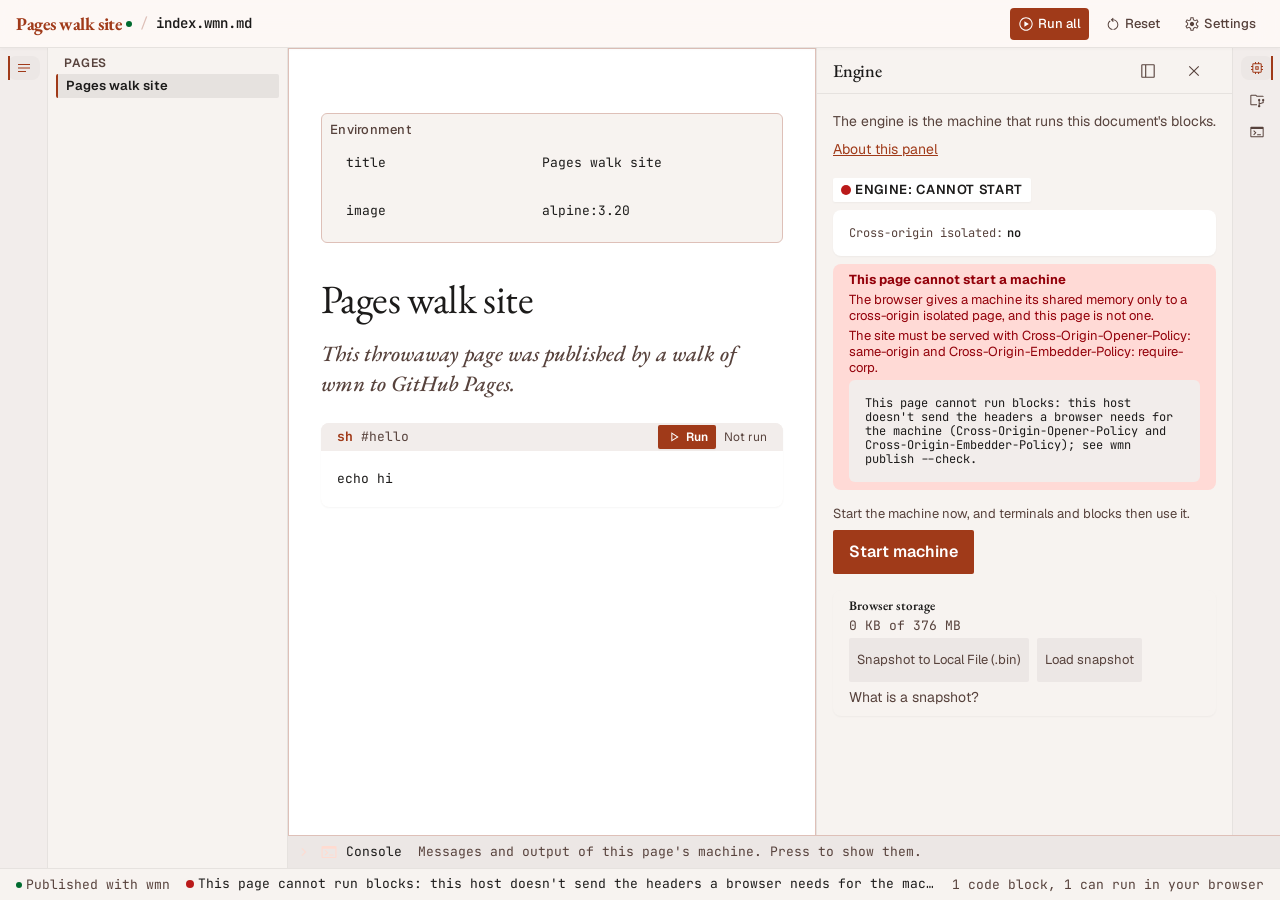
<file: index.html>
<!doctype html>
<html lang="en">
<head>
<meta charset="utf-8">
<meta name="viewport" content="width=device-width, initial-scale=1">
<meta http-equiv="Content-Security-Policy" content="default-src &#39;none&#39;; style-src &#39;self&#39; &#39;unsafe-inline&#39;; style-src-attr &#39;none&#39;; img-src &#39;self&#39; data:; font-src &#39;self&#39;; script-src &#39;self&#39; &#39;wasm-unsafe-eval&#39;; connect-src &#39;self&#39; wss://relay.threadedstack.com; worker-src &#39;self&#39;; frame-src &#39;self&#39;; base-uri &#39;none&#39;; form-action &#39;none&#39;">
<meta name="color-scheme" content="light dark">
<meta name="generator" content="wmn publish">
<title>Pages walk site</title>
<link rel="icon" href="favicon.svg" type="image/svg+xml">
<script src="coi-config.js"></script><script src="coi-serviceworker.js"></script>
<link rel="stylesheet" href="assets/site.css">
<script src="assets/settings.js"></script>
</head>
<body>
<a class="skip" href="#main">Skip to content</a>
<header class="site-header"><input type="checkbox" id="nav-toggle" class="toggle"><label for="nav-toggle" class="menu-btn"><span class="wmn-icon i-menu_book" aria-hidden="true"></span><span class="sr">Menu</span></label><a class="site-title" href="index.html"><span class="brand-name">Pages walk site</span><span class="brand-dot" aria-hidden="true"></span></a><span class="crumb-sep" aria-hidden="true">/</span><span class="crumb"><span class="crumb-file">index.wmn.md</span></span><span class="head-end"><button type="button" class="head-engine" aria-controls="wmn-engine-panel" aria-pressed="false" data-pagefind-ignore hidden><span class="wmn-icon i-memory" aria-hidden="true"></span><span class="head-engine-text">Engine</span></button><button type="button" class="head-files" aria-controls="wmn-files-panel" aria-pressed="false" data-pagefind-ignore hidden><span class="wmn-icon i-folder_data" aria-hidden="true"></span><span class="head-files-text">Machine files</span></button><button type="button" class="head-terminal" aria-controls="wmn-terminal-panel" aria-pressed="false" data-pagefind-ignore hidden><span class="wmn-icon i-terminal" aria-hidden="true"></span><span class="head-terminal-text">Terminal</span></button><button type="button" class="head-run" data-wmn-runall data-pagefind-ignore aria-label="Run all blocks" hidden><span class="wmn-icon i-play_circle" aria-hidden="true"></span><span class="head-run-text">Run all</span></button><button type="button" class="head-reset" data-wmn-reset data-pagefind-ignore aria-label="Reset: stop the machine, clear the live output and put every control back to the saved value" title="Reset" hidden><span class="wmn-icon i-restart_alt" aria-hidden="true"></span><span class="head-reset-text">Reset</span></button><button type="button" class="head-settings" data-wmn-settings aria-haspopup="dialog" aria-label="Settings" hidden><span class="wmn-icon i-settings" aria-hidden="true"></span><span class="head-settings-text">Settings</span></button></span></header>
<div class="layout">
<div class="rail wmn-left-drawer" id="wmn-left-drawer">
<nav class="site-nav" aria-label="Site"><p class="rail-label">Pages</p><ul><li><a href="index.html" aria-current="page">Pages walk site</a></li></ul><ul></ul></nav>
</div>
<main id="main"><article class="wmn-page">
<div class="run-strip" data-wmn-strip data-pagefind-ignore></div><div class="wmn-fm-doc"><div class="wmn-frontmatter" role="group" aria-label="Environment (front matter)"><div class="wmn-head"><span class="wmn-fm-title">Environment</span></div><div class="wmn-fm-body"><div class="wmn-fm-rows"><div class="wmn-fm-row wmn-fm-entry" data-fm-line="2" data-fm-end="2"><div class="wmn-fm-line"><input class="wmn-fm-key" type="text" autocomplete="off" spellcheck="false" readonly="" aria-label="Key, title" value="title"><input class="wmn-fm-val" type="text" autocomplete="off" spellcheck="false" readonly="" aria-label="Value of title" value="Pages walk site"><textarea class="wmn-fm-yaml" spellcheck="false" readonly="" aria-label="YAML of title" hidden=""></textarea></div><div class="wmn-error wmn-fm-err" role="alert" hidden=""></div><div class="wmn-fm-kids" hidden=""></div><div class="wmn-fm-foot" hidden=""></div></div><div class="wmn-fm-row wmn-fm-entry" data-fm-line="3" data-fm-end="3"><div class="wmn-fm-line"><input class="wmn-fm-key" type="text" autocomplete="off" spellcheck="false" readonly="" aria-label="Key, image" value="image"><input class="wmn-fm-val" type="text" autocomplete="off" spellcheck="false" readonly="" aria-label="Value of image" value="alpine:3.20"><textarea class="wmn-fm-yaml" spellcheck="false" readonly="" aria-label="YAML of image" hidden=""></textarea></div><div class="wmn-error wmn-fm-err" role="alert" hidden=""></div><div class="wmn-fm-kids" hidden=""></div><div class="wmn-fm-foot" hidden=""></div></div></div></div><div class="wmn-error" role="alert" hidden=""></div><div class="wmn-error" role="alert" hidden=""></div></div></div>
<h1 id="pages-walk-site">Pages walk site<a class="anchor" href="#pages-walk-site" aria-label="Link to this section">#</a></h1>
<p>This throwaway page was published by a walk of wmn to GitHub Pages.</p>
<section class="block" id="block-hello" data-wmn-run="sh" data-wmn-session="default" data-wmn-block="hello"><div class="block-head"><span class="block-lang">sh</span><span class="block-id">#hello</span><div class="run-bar" data-wmn-bar data-pagefind-ignore hidden><button type="button" class="run-btn" data-wmn-btn><span class="wmn-icon i-play_arrow" aria-hidden="true"></span><span class="run-btn-text">Run</span></button><span class="run-state" data-wmn-state>Not run</span></div></div><pre class="code"><code class="language-sh">echo hi</code></pre><div class="run-live" data-wmn-live hidden></div></section>

</article></main>
</div>
<aside id="wmn-engine-panel" class="engine-panel" aria-labelledby="wmn-engine-title" data-pagefind-ignore hidden><div class="engine-head"><h2 id="wmn-engine-title">Engine</h2><span class="engine-actions"><button type="button" class="engine-close" data-wmn-engine-close aria-label="Close Engine" title="Close Engine"><span class="wmn-icon i-close" aria-hidden="true"></span></button></span></div><div class="engine-body"><section class="startup" aria-label="Starting the machine" data-wmn-startup hidden></section><div class="engine-empty"><h2>No machine yet</h2><p>The engine has not started.</p></div><div class="start-offer" data-wmn-start-offer hidden></div><div class="engine-snapshot" data-wmn-snapshot></div></div></aside>
<aside id="wmn-files-panel" class="engine-panel files-panel" aria-labelledby="wmn-files-title" data-pagefind-ignore hidden><div class="engine-head"><h2 id="wmn-files-title">Machine files</h2><span class="engine-actions"><button type="button" class="engine-close" data-wmn-files-close aria-label="Close Machine files" title="Close Machine files"><span class="wmn-icon i-close" aria-hidden="true"></span></button></span></div><div class="files-body" data-wmn-files></div></aside>
<section id="wmn-terminal-panel" class="wmn-dock" aria-label="Terminal" data-wmn-terminal data-pagefind-ignore hidden></section>
<section id="wmn-console" class="wmn-console" aria-label="Console" data-pagefind-ignore hidden></section>
<footer class="site-footer"><span class="sf-brand"><span class="brand-dot" aria-hidden="true"></span>Published with wmn</span><span class="sf-run" data-pagefind-ignore><p class="run-status" id="wmn-run-status" role="status" aria-live="polite" data-engine="engine/" data-set="engine/sets/site.json" data-snapshot="auto" data-worker="assets/run/worker.js" data-image="alpine:3.20" data-relay="hosted" title="The blocks marked Run on this page can run in your browser: the first one downloads and starts a small machine. That needs JavaScript. Without it you read the output saved with the document.">The blocks marked Run on this page can run in your browser: the first one downloads and starts a small machine. That needs JavaScript. Without it you read the output saved with the document.</p></span><span class="sf-info">1 code block, 1 can run in your browser</span></footer>
<dialog class="wmn-settings" aria-labelledby="wmn-settings-title" data-wmn-settings-dialog><div class="settings-box"><div class="settings-head"><h2 id="wmn-settings-title">Settings</h2><button type="button" class="settings-x" data-wmn-settings-close aria-label="Close settings" title="Close settings"><span class="wmn-icon i-close" aria-hidden="true"></span></button></div><div class="settings-group"><fieldset class="seg" data-testid="theme-switch"><legend>Theme</legend><div class="seg-row"><button type="button" aria-pressed="false" data-wmn-theme="system">System</button><button type="button" aria-pressed="false" data-wmn-theme="light">Light</button><button type="button" aria-pressed="false" data-wmn-theme="dark">Dark</button></div></fieldset><p class="settings-help">System follows the operating system's light or dark setting.</p></div><div class="settings-foot"><button type="button" class="settings-done" data-wmn-settings-close>Done</button></div></div></dialog>
<script type="module" src="assets/run/wmn-run.js"></script>
</body>
</html>
</file>
<file: assets/site.css>
@font-face {
  font-family: "Bricolage Grotesque";
  font-style: normal;
  font-weight: 200 800;
  font-display: swap;
  src: url("fonts/bricolage-grotesque-latin-ext-wght-normal.woff2") format("woff2");
  unicode-range: U+0100-02BA,U+02BD-02C5,U+02C7-02CC,U+02CE-02D7,U+02DD-02FF,U+0304,U+0308,U+0329,U+1D00-1DBF,U+1E00-1E9F,U+1EF2-1EFF,U+2020,U+20A0-20AB,U+20AD-20C0,U+2113,U+2C60-2C7F,U+A720-A7FF;
}
@font-face {
  font-family: "Bricolage Grotesque";
  font-style: normal;
  font-weight: 200 800;
  font-display: swap;
  src: url("fonts/bricolage-grotesque-latin-wght-normal.woff2") format("woff2");
  unicode-range: U+0000-00FF,U+0131,U+0152-0153,U+02BB-02BC,U+02C6,U+02DA,U+02DC,U+0304,U+0308,U+0329,U+2000-206F,U+20AC,U+2122,U+2191,U+2193,U+2212,U+2215,U+FEFF,U+FFFD;
}
@font-face {
  font-family: "EB Garamond";
  font-style: normal;
  font-weight: 400 800;
  font-display: swap;
  src: url("fonts/eb-garamond-latin-ext-wght-normal.woff2") format("woff2");
  unicode-range: U+0100-02BA,U+02BD-02C5,U+02C7-02CC,U+02CE-02D7,U+02DD-02FF,U+0304,U+0308,U+0329,U+1D00-1DBF,U+1E00-1E9F,U+1EF2-1EFF,U+2020,U+20A0-20AB,U+20AD-20C0,U+2113,U+2C60-2C7F,U+A720-A7FF;
}
@font-face {
  font-family: "EB Garamond";
  font-style: normal;
  font-weight: 400 800;
  font-display: swap;
  src: url("fonts/eb-garamond-latin-wght-normal.woff2") format("woff2");
  unicode-range: U+0000-00FF,U+0131,U+0152-0153,U+02BB-02BC,U+02C6,U+02DA,U+02DC,U+0304,U+0308,U+0329,U+2000-206F,U+20AC,U+2122,U+2191,U+2193,U+2212,U+2215,U+FEFF,U+FFFD;
}
@font-face {
  font-family: "EB Garamond";
  font-style: italic;
  font-weight: 400 800;
  font-display: swap;
  src: url("fonts/eb-garamond-latin-ext-wght-italic.woff2") format("woff2");
  unicode-range: U+0100-02BA,U+02BD-02C5,U+02C7-02CC,U+02CE-02D7,U+02DD-02FF,U+0304,U+0308,U+0329,U+1D00-1DBF,U+1E00-1E9F,U+1EF2-1EFF,U+2020,U+20A0-20AB,U+20AD-20C0,U+2113,U+2C60-2C7F,U+A720-A7FF;
}
@font-face {
  font-family: "EB Garamond";
  font-style: italic;
  font-weight: 400 800;
  font-display: swap;
  src: url("fonts/eb-garamond-latin-wght-italic.woff2") format("woff2");
  unicode-range: U+0000-00FF,U+0131,U+0152-0153,U+02BB-02BC,U+02C6,U+02DA,U+02DC,U+0304,U+0308,U+0329,U+2000-206F,U+20AC,U+2122,U+2191,U+2193,U+2212,U+2215,U+FEFF,U+FFFD;
}
@font-face {
  font-family: "Geist";
  font-style: normal;
  font-weight: 100 900;
  font-display: swap;
  src: url("fonts/geist-latin-ext-wght-normal.woff2") format("woff2");
  unicode-range: U+0100-02BA,U+02BD-02C5,U+02C7-02CC,U+02CE-02D7,U+02DD-02FF,U+0304,U+0308,U+0329,U+1D00-1DBF,U+1E00-1E9F,U+1EF2-1EFF,U+2020,U+20A0-20AB,U+20AD-20C0,U+2113,U+2C60-2C7F,U+A720-A7FF;
}
@font-face {
  font-family: "Geist";
  font-style: normal;
  font-weight: 100 900;
  font-display: swap;
  src: url("fonts/geist-latin-wght-normal.woff2") format("woff2");
  unicode-range: U+0000-00FF,U+0131,U+0152-0153,U+02BB-02BC,U+02C6,U+02DA,U+02DC,U+0304,U+0308,U+0329,U+2000-206F,U+20AC,U+2122,U+2191,U+2193,U+2212,U+2215,U+FEFF,U+FFFD;
}
@font-face {
  font-family: "Geist";
  font-style: italic;
  font-weight: 100 900;
  font-display: swap;
  src: url("fonts/geist-latin-ext-wght-italic.woff2") format("woff2");
  unicode-range: U+0100-02BA,U+02BD-02C5,U+02C7-02CC,U+02CE-02D7,U+02DD-02FF,U+0304,U+0308,U+0329,U+1D00-1DBF,U+1E00-1E9F,U+1EF2-1EFF,U+2020,U+20A0-20AB,U+20AD-20C0,U+2113,U+2C60-2C7F,U+A720-A7FF;
}
@font-face {
  font-family: "Geist";
  font-style: italic;
  font-weight: 100 900;
  font-display: swap;
  src: url("fonts/geist-latin-wght-italic.woff2") format("woff2");
  unicode-range: U+0000-00FF,U+0131,U+0152-0153,U+02BB-02BC,U+02C6,U+02DA,U+02DC,U+0304,U+0308,U+0329,U+2000-206F,U+20AC,U+2122,U+2191,U+2193,U+2212,U+2215,U+FEFF,U+FFFD;
}
@font-face {
  font-family: "JetBrains Mono";
  font-style: normal;
  font-weight: 100 800;
  font-display: swap;
  src: url("fonts/jetbrains-mono-latin-ext-wght-normal.woff2") format("woff2");
  unicode-range: U+0100-02BA,U+02BD-02C5,U+02C7-02CC,U+02CE-02D7,U+02DD-02FF,U+0304,U+0308,U+0329,U+1D00-1DBF,U+1E00-1E9F,U+1EF2-1EFF,U+2020,U+20A0-20AB,U+20AD-20C0,U+2113,U+2C60-2C7F,U+A720-A7FF;
}
@font-face {
  font-family: "JetBrains Mono";
  font-style: normal;
  font-weight: 100 800;
  font-display: swap;
  src: url("fonts/jetbrains-mono-latin-wght-normal.woff2") format("woff2");
  unicode-range: U+0000-00FF,U+0131,U+0152-0153,U+02BB-02BC,U+02C6,U+02DA,U+02DC,U+0304,U+0308,U+0329,U+2000-206F,U+20AC,U+2122,U+2191,U+2193,U+2212,U+2215,U+FEFF,U+FFFD;
}
@font-face {
  font-family: "JetBrains Mono";
  font-style: italic;
  font-weight: 100 800;
  font-display: swap;
  src: url("fonts/jetbrains-mono-latin-ext-wght-italic.woff2") format("woff2");
  unicode-range: U+0100-02BA,U+02BD-02C5,U+02C7-02CC,U+02CE-02D7,U+02DD-02FF,U+0304,U+0308,U+0329,U+1D00-1DBF,U+1E00-1E9F,U+1EF2-1EFF,U+2020,U+20A0-20AB,U+20AD-20C0,U+2113,U+2C60-2C7F,U+A720-A7FF;
}
@font-face {
  font-family: "JetBrains Mono";
  font-style: italic;
  font-weight: 100 800;
  font-display: swap;
  src: url("fonts/jetbrains-mono-latin-wght-italic.woff2") format("woff2");
  unicode-range: U+0000-00FF,U+0131,U+0152-0153,U+02BB-02BC,U+02C6,U+02DA,U+02DC,U+0304,U+0308,U+0329,U+2000-206F,U+20AC,U+2122,U+2191,U+2193,U+2212,U+2215,U+FEFF,U+FFFD;
}
@font-face {
  font-family: "wmn Bricolage Grotesque fallback";
  src: local("Arial"), local("ArialMT"), local("Helvetica");
  size-adjust: 105.69%;
  ascent-override: 87.99%;
  descent-override: 25.55%;
  line-gap-override: 0%;
}
@font-face {
  font-family: "wmn Bricolage Grotesque fallback";
  font-weight: 700;
  src: local("Arial Bold"), local("Arial-BoldMT"), local("Helvetica-Bold");
  size-adjust: 101.69%;
  ascent-override: 91.45%;
  descent-override: 26.55%;
  line-gap-override: 0%;
}
@font-face {
  font-family: "wmn EB Garamond fallback";
  src: local("Times New Roman"), local("TimesNewRomanPSMT"), local("Times");
  size-adjust: 93.29%;
  ascent-override: 108.27%;
  descent-override: 32.16%;
  line-gap-override: 0%;
}
@font-face {
  font-family: "wmn EB Garamond fallback";
  font-weight: 700;
  src: local("Times New Roman Bold"), local("TimesNewRomanPS-BoldMT"), local("Times-Bold");
  size-adjust: 97.43%;
  ascent-override: 103.66%;
  descent-override: 30.79%;
  line-gap-override: 0%;
}
@font-face {
  font-family: "wmn Geist fallback";
  src: local("Arial"), local("ArialMT"), local("Helvetica");
  size-adjust: 102.60%;
  ascent-override: 98.44%;
  descent-override: 28.27%;
  line-gap-override: 0%;
}
@font-face {
  font-family: "wmn Geist fallback";
  font-weight: 700;
  src: local("Arial Bold"), local("Arial-BoldMT"), local("Helvetica-Bold");
  size-adjust: 101.76%;
  ascent-override: 99.25%;
  descent-override: 28.50%;
  line-gap-override: 0%;
}
@font-face {
  font-family: "wmn JetBrains Mono fallback";
  src: local("Menlo"), local("Menlo-Regular"), local("Courier New");
  size-adjust: 99.66%;
  ascent-override: 102.35%;
  descent-override: 30.10%;
  line-gap-override: 0%;
}
@font-face {
  font-family: "wmn JetBrains Mono fallback";
  font-weight: 700;
  src: local("Menlo Bold"), local("Menlo-Bold"), local("Courier New Bold");
  size-adjust: 99.66%;
  ascent-override: 102.35%;
  descent-override: 30.10%;
  line-gap-override: 0%;
}
/* Generated by packages/design/build.ts from tokens/*.json. Do not edit; run `bun run build` in packages/design. */
/* Light values on :root; dark on [data-theme="dark"], and for "system" (no data-theme) under prefers-color-scheme.
   Only the font families and the corner radii differ in dark (and the cell edge); sizes are one set. */
:root {
  --wmn-color-surface: #fdf8f6;
  --wmn-color-surface-dim: #ddd9d7;
  --wmn-color-surface-bright: #fdf8f6;
  --wmn-color-surface-container-lowest: #ffffff;
  --wmn-color-surface-container-low: #f7f3f0;
  --wmn-color-surface-container: #f2edeb;
  --wmn-color-surface-container-high: #ece7e5;
  --wmn-color-surface-container-highest: #e6e2df;
  --wmn-color-on-surface: #1c1b1a;
  --wmn-color-on-surface-variant: #57423c;
  --wmn-color-inverse-surface: #31302f;
  --wmn-color-inverse-on-surface: #f4f0ee;
  --wmn-color-outline: #8b716a;
  --wmn-color-outline-variant: #dec0b8;
  --wmn-color-surface-tint: #a43d1b;
  --wmn-color-primary: #a03a19;
  --wmn-color-on-primary: #ffffff;
  --wmn-color-primary-container: #c1522f;
  --wmn-color-on-primary-container: #fffbff;
  --wmn-color-inverse-primary: #ffb59f;
  --wmn-color-secondary: #0051d5;
  --wmn-color-on-secondary: #ffffff;
  --wmn-color-secondary-container: #316bf3;
  --wmn-color-on-secondary-container: #fefcff;
  --wmn-color-tertiary: #006b2f;
  --wmn-color-on-tertiary: #ffffff;
  --wmn-color-tertiary-container: #1e8642;
  --wmn-color-on-tertiary-container: #f7fff3;
  --wmn-color-error: #ba1a1a;
  --wmn-color-on-error: #ffffff;
  --wmn-color-error-container: #ffdad6;
  --wmn-color-on-error-container: #93000a;
  --wmn-color-primary-fixed: #ffdbd0;
  --wmn-color-primary-fixed-dim: #ffb59f;
  --wmn-color-on-primary-fixed: #3a0a00;
  --wmn-color-on-primary-fixed-variant: #832604;
  --wmn-color-secondary-fixed: #dbe1ff;
  --wmn-color-secondary-fixed-dim: #b4c5ff;
  --wmn-color-on-secondary-fixed: #00174b;
  --wmn-color-on-secondary-fixed-variant: #003ea8;
  --wmn-color-tertiary-fixed: #95f8a7;
  --wmn-color-tertiary-fixed-dim: #79db8d;
  --wmn-color-on-tertiary-fixed: #00210a;
  --wmn-color-on-tertiary-fixed-variant: #005323;
  --wmn-color-background: #fdf8f6;
  --wmn-color-on-background: #1c1b1a;
  --wmn-color-surface-variant: #e6e2df;
  --wmn-text-display-family: "EB Garamond", "wmn EB Garamond fallback", Garamond, "Times New Roman", serif;
  --wmn-text-display-size: 3.5rem;
  --wmn-text-display-line: 4rem;
  --wmn-text-display-weight: 400;
  --wmn-text-display-tracking: -0.02em;
  --wmn-text-headline-lg-family: "EB Garamond", "wmn EB Garamond fallback", Garamond, "Times New Roman", serif;
  --wmn-text-headline-lg-size: 2.5rem;
  --wmn-text-headline-lg-line: 3rem;
  --wmn-text-headline-lg-weight: 400;
  --wmn-text-headline-lg-tracking: -0.015em;
  --wmn-text-headline-lg-mobile-family: "EB Garamond", "wmn EB Garamond fallback", Garamond, "Times New Roman", serif;
  --wmn-text-headline-lg-mobile-size: 2rem;
  --wmn-text-headline-lg-mobile-line: 2.5rem;
  --wmn-text-headline-lg-mobile-weight: 400;
  --wmn-text-headline-lg-mobile-tracking: -0.01em;
  --wmn-text-headline-md-family: "EB Garamond", "wmn EB Garamond fallback", Garamond, "Times New Roman", serif;
  --wmn-text-headline-md-size: 1.75rem;
  --wmn-text-headline-md-line: 2.25rem;
  --wmn-text-headline-md-weight: 500;
  --wmn-text-headline-md-tracking: -0.01em;
  --wmn-text-headline-sm-family: "EB Garamond", "wmn EB Garamond fallback", Garamond, "Times New Roman", serif;
  --wmn-text-headline-sm-size: 1.375rem;
  --wmn-text-headline-sm-line: 1.875rem;
  --wmn-text-headline-sm-weight: 500;
  --wmn-text-headline-sm-tracking: 0em;
  --wmn-text-title-editorial-family: "EB Garamond", "wmn EB Garamond fallback", Garamond, "Times New Roman", serif;
  --wmn-text-title-editorial-size: 1.125rem;
  --wmn-text-title-editorial-line: 1.5rem;
  --wmn-text-title-editorial-weight: 600;
  --wmn-text-title-editorial-tracking: 0.01em;
  --wmn-text-body-lg-family: Geist, "wmn Geist fallback", ui-sans-serif, system-ui, sans-serif;
  --wmn-text-body-lg-size: 1.125rem;
  --wmn-text-body-lg-line: 1.75rem;
  --wmn-text-body-lg-weight: 400;
  --wmn-text-body-lg-tracking: -0.01em;
  --wmn-text-body-md-family: Geist, "wmn Geist fallback", ui-sans-serif, system-ui, sans-serif;
  --wmn-text-body-md-size: 1rem;
  --wmn-text-body-md-line: 1.6rem;
  --wmn-text-body-md-weight: 400;
  --wmn-text-body-md-tracking: 0em;
  --wmn-text-body-sm-family: Geist, "wmn Geist fallback", ui-sans-serif, system-ui, sans-serif;
  --wmn-text-body-sm-size: 0.875rem;
  --wmn-text-body-sm-line: 1.4rem;
  --wmn-text-body-sm-weight: 400;
  --wmn-text-body-sm-tracking: 0em;
  --wmn-text-label-md-family: Geist, "wmn Geist fallback", ui-sans-serif, system-ui, sans-serif;
  --wmn-text-label-md-size: 0.8125rem;
  --wmn-text-label-md-line: 1rem;
  --wmn-text-label-md-weight: 500;
  --wmn-text-label-md-tracking: 0.02em;
  --wmn-text-label-sm-family: Geist, "wmn Geist fallback", ui-sans-serif, system-ui, sans-serif;
  --wmn-text-label-sm-size: 0.75rem;
  --wmn-text-label-sm-line: 0.875rem;
  --wmn-text-label-sm-weight: 600;
  --wmn-text-label-sm-tracking: 0.04em;
  --wmn-text-code-inline-family: "JetBrains Mono", "wmn JetBrains Mono fallback", ui-monospace, SFMono-Regular, Menlo, monospace;
  --wmn-text-code-inline-size: 0.875em;
  --wmn-text-code-inline-line: 1em;
  --wmn-text-code-inline-weight: 400;
  --wmn-text-code-inline-tracking: 0em;
  --wmn-text-code-block-family: "JetBrains Mono", "wmn JetBrains Mono fallback", ui-monospace, SFMono-Regular, Menlo, monospace;
  --wmn-text-code-block-size: 0.8125rem;
  --wmn-text-code-block-line: 1.5rem;
  --wmn-text-code-block-weight: 400;
  --wmn-text-code-block-tracking: 0em;
  --wmn-radius-sm: 0.125rem;
  --wmn-radius: 0.25rem;
  --wmn-radius-md: 0.375rem;
  --wmn-radius-lg: 0.5rem;
  --wmn-radius-xl: 0.75rem;
  --wmn-radius-full: 9999px;
  --wmn-space-gutter: 1.5rem;
  --wmn-space-gutter-desktop: 2.5rem;
  --wmn-space-margin: 1rem;
  --wmn-space-margin-tablet: 2rem;
  --wmn-space-margin-desktop: 4rem;
  --wmn-space-xs: 0.25rem;
  --wmn-space-sm: 0.5rem;
  --wmn-space-md: 1rem;
  --wmn-space-lg: 1.5rem;
  --wmn-space-xl: 2.5rem;
  --wmn-space-2xl: 4rem;
  --wmn-space-field: 1.0625rem;
  --wmn-space-field-inner: 0.375rem;
  --wmn-space-field-snug: 0.125rem;
  --wmn-space-section: 1.5rem;
  --wmn-space-box: 1rem;
  --wmn-font-display: "EB Garamond", "wmn EB Garamond fallback", Garamond, "Times New Roman", serif;
  --wmn-font-text: Geist, "wmn Geist fallback", ui-sans-serif, system-ui, sans-serif;
  --wmn-font-code: "JetBrains Mono", "wmn JetBrains Mono fallback", ui-monospace, SFMono-Regular, Menlo, monospace;
  --wmn-color-warning: #8a4f00;
  --wmn-color-on-warning: #ffffff;
  --wmn-color-warning-container: #ffdcbe;
  --wmn-color-on-warning-container: #2e1500;
  --wmn-color-info: #0b57d0;
  --wmn-color-on-info: #ffffff;
  --wmn-color-info-container: #d3e3fd;
  --wmn-color-on-info-container: #041e49;
  --wmn-color-ai: #7a2fbe;
  --wmn-color-on-ai: #ffffff;
  --wmn-color-ai-container: #f3e6ff;
  --wmn-color-on-ai-container: #2e1065;
  --wmn-color-presence-1: #b3261e;
  --wmn-color-presence-2: #0b57d0;
  --wmn-color-presence-3: #146c2e;
  --wmn-color-presence-4: #8e4585;
  --wmn-color-presence-5: #7c5800;
  --wmn-color-presence-6: #006a6a;
  --wmn-color-presence-7: #5b4ab8;
  --wmn-color-presence-8: #9c4146;
  --wmn-color-focus-ring: #0051d5;
  --wmn-color-block-idle: #dec0b8;
  --wmn-color-block-queued: #8b716a;
  --wmn-color-block-running: #a03a19;
  --wmn-color-block-done: #006b2f;
  --wmn-color-block-error: #ba1a1a;
  --wmn-color-block-stale: #8a4f00;
  --wmn-color-block-interrupted: #57423c;
  --wmn-color-block-waiting: #0051d5;
  --wmn-color-code-bg: #f2edeb;
  --wmn-color-code-text: #1c1b1a;
  --wmn-color-gutter-bg: #f2edeb;
  --wmn-color-gutter-text: #57423c;
  --wmn-color-gutter-border: #dec0b8;
  --wmn-color-caret: #a03a19;
  --wmn-color-selection-bg: #ffdbd0;
  --wmn-color-active-line-bg: #ece7e5;
  --wmn-color-search-match-bg: #dbe1ff;
  --wmn-color-syntax-keyword: #0051d5;
  --wmn-color-syntax-string: #006b2f;
  --wmn-color-syntax-number: #8a4f00;
  --wmn-color-syntax-comment: #57423c;
  --wmn-color-syntax-function: #7a2fbe;
  --wmn-color-syntax-variable: #1c1b1a;
  --wmn-color-syntax-type: #006a6a;
  --wmn-color-syntax-operator: #1c1b1a;
  --wmn-color-syntax-punctuation: #1c1b1a;
  --wmn-color-syntax-invalid: #ba1a1a;
  --wmn-color-diff-insert-bg: #d7f5dc;
  --wmn-color-diff-delete-bg: #ffdad6;
  --wmn-color-diff-insert-text: #005323;
  --wmn-color-diff-delete-text: #93000a;
  --wmn-color-output-bg: #ffffff;
  --wmn-color-border-elevated: #dec0b8;
  --wmn-color-chart-1: #a03a19;
  --wmn-color-chart-2: #0051d5;
  --wmn-color-chart-3: #006b2f;
  --wmn-color-chart-4: #7c5800;
  --wmn-color-chart-5: #7a2fbe;
  --wmn-color-chart-6: #006a6a;
  --wmn-color-chart-7: #9c4146;
  --wmn-color-chart-8: #57423c;
  --wmn-color-chart-grid: #dec0b8;
  --wmn-color-chart-axis: #8b716a;
  --wmn-color-chart-label: #57423c;
  --wmn-color-chart-title: #1c1b1a;
  --wmn-radius-round: 50%;
  --wmn-radius-sheet: 1.25rem;
  --wmn-edge-block: 3px;
  --wmn-elevation-1: 0px 1px 2px 0px #1a19180a;
  --wmn-elevation-2: 0px 4px 12px -2px #1a19180f, 0px 2px 4px -1px #1a191808;
  --wmn-elevation-3: 0px 12px 32px -4px #1a191814, 0px 4px 8px -2px #1a19180a;
  --wmn-duration-instant: 0ms;
  --wmn-duration-fast: 100ms;
  --wmn-duration-base: 160ms;
  --wmn-leading-snug: 1.375;
  --wmn-leading-relaxed: 1.625;
  --wmn-ease: cubic-bezier(0.2, 0, 0, 1);
  --wmn-z-rail: 10;
  --wmn-z-sticky: 20;
  --wmn-z-popover: 30;
  --wmn-z-sheet: 40;
  --wmn-z-dialog: 50;
  --wmn-z-toast: 60;
  --wmn-size-0: 0px;
  --wmn-size-hair: 0.125rem;
  --wmn-size-fine: 0.375rem;
  --wmn-size-chart-height: 8rem;
  --wmn-size-target-min: 1.5rem;
  --wmn-size-target-min-touch: 2.75rem;
  --wmn-size-control-height: 32px;
  --wmn-size-measure: 42.5rem;
  --wmn-size-doc-max: 75rem;
  --wmn-size-content-max: 83.75rem;
  --wmn-size-canvas-max: 86.25rem;
  --wmn-size-rail-width: 15rem;
  --wmn-size-activity-width: 3rem;
  --wmn-size-margin-width: 17.5rem;
  --wmn-size-ai-panel-width: 27rem;
  --wmn-size-ai-chat-min-height: 10rem;
  --wmn-size-panel-head-height: 2.875rem;
  --wmn-size-topbar-height: 3rem;
  --wmn-size-statusbar-height: 32px;
  --wmn-size-icon-xs: 0.875rem;
  --wmn-size-icon-sm: 1rem;
  --wmn-size-icon-md: 1.125rem;
  --wmn-size-icon-lg: 1.5rem;
  --wmn-size-focus-ring-width: 2px;
  --wmn-size-focus-ring-offset: 0px;
  color-scheme: light;
}
:root[data-theme="dark"] {
  --wmn-color-surface: #131312;
  --wmn-color-surface-dim: #131312;
  --wmn-color-surface-bright: #3a3938;
  --wmn-color-surface-container-lowest: #0e0e0d;
  --wmn-color-surface-container-low: #1c1c1a;
  --wmn-color-surface-container: #20201e;
  --wmn-color-surface-container-high: #2a2a29;
  --wmn-color-surface-container-highest: #353533;
  --wmn-color-on-surface: #e5e2e0;
  --wmn-color-on-surface-variant: #dec0b8;
  --wmn-color-inverse-surface: #e5e2e0;
  --wmn-color-inverse-on-surface: #31302f;
  --wmn-color-outline: #a68b83;
  --wmn-color-outline-variant: #57423c;
  --wmn-color-surface-tint: #ffb59f;
  --wmn-color-primary: #ffb59f;
  --wmn-color-on-primary: #5e1600;
  --wmn-color-primary-container: #e66d47;
  --wmn-color-on-primary-container: #531300;
  --wmn-color-inverse-primary: #a43d1b;
  --wmn-color-secondary: #f0bd8b;
  --wmn-color-on-secondary: #482904;
  --wmn-color-secondary-container: #65411a;
  --wmn-color-on-secondary-container: #e1af7e;
  --wmn-color-tertiary: #bbcbb6;
  --wmn-color-on-tertiary: #263425;
  --wmn-color-tertiary-container: #859581;
  --wmn-color-on-tertiary-container: #1f2d1e;
  --wmn-color-error: #ffb4ab;
  --wmn-color-on-error: #690005;
  --wmn-color-error-container: #93000a;
  --wmn-color-on-error-container: #ffdad6;
  --wmn-color-secondary-fixed: #ffdcbd;
  --wmn-color-secondary-fixed-dim: #f0bd8b;
  --wmn-color-on-secondary-fixed: #2c1600;
  --wmn-color-on-secondary-fixed-variant: #623f18;
  --wmn-color-tertiary-fixed: #d7e7d1;
  --wmn-color-tertiary-fixed-dim: #bbcbb6;
  --wmn-color-on-tertiary-fixed: #111f11;
  --wmn-color-on-tertiary-fixed-variant: #3c4b3a;
  --wmn-color-background: #131312;
  --wmn-color-on-background: #e5e2e0;
  --wmn-color-surface-variant: #353533;
  --wmn-text-display-family: "Bricolage Grotesque", "wmn Bricolage Grotesque fallback", ui-sans-serif, system-ui, sans-serif;
  --wmn-text-headline-lg-family: "Bricolage Grotesque", "wmn Bricolage Grotesque fallback", ui-sans-serif, system-ui, sans-serif;
  --wmn-text-headline-lg-mobile-family: "Bricolage Grotesque", "wmn Bricolage Grotesque fallback", ui-sans-serif, system-ui, sans-serif;
  --wmn-text-headline-md-family: "Bricolage Grotesque", "wmn Bricolage Grotesque fallback", ui-sans-serif, system-ui, sans-serif;
  --wmn-text-headline-sm-family: "Bricolage Grotesque", "wmn Bricolage Grotesque fallback", ui-sans-serif, system-ui, sans-serif;
  --wmn-text-title-editorial-family: "Bricolage Grotesque", "wmn Bricolage Grotesque fallback", ui-sans-serif, system-ui, sans-serif;
  --wmn-text-body-lg-family: "JetBrains Mono", "wmn JetBrains Mono fallback", ui-monospace, SFMono-Regular, Menlo, monospace;
  --wmn-text-body-md-family: "JetBrains Mono", "wmn JetBrains Mono fallback", ui-monospace, SFMono-Regular, Menlo, monospace;
  --wmn-text-body-sm-family: "JetBrains Mono", "wmn JetBrains Mono fallback", ui-monospace, SFMono-Regular, Menlo, monospace;
  --wmn-text-label-md-family: "JetBrains Mono", "wmn JetBrains Mono fallback", ui-monospace, SFMono-Regular, Menlo, monospace;
  --wmn-text-label-sm-family: "JetBrains Mono", "wmn JetBrains Mono fallback", ui-monospace, SFMono-Regular, Menlo, monospace;
  --wmn-radius-sm: 0px;
  --wmn-radius: 0px;
  --wmn-radius-md: 0px;
  --wmn-radius-lg: 0px;
  --wmn-radius-xl: 0px;
  --wmn-radius-full: 0px;
  --wmn-font-display: "Bricolage Grotesque", "wmn Bricolage Grotesque fallback", ui-sans-serif, system-ui, sans-serif;
  --wmn-font-text: "JetBrains Mono", "wmn JetBrains Mono fallback", ui-monospace, SFMono-Regular, Menlo, monospace;
  --wmn-color-warning: #ffb86e;
  --wmn-color-on-warning: #4a2800;
  --wmn-color-warning-container: #6a3c00;
  --wmn-color-on-warning-container: #ffdcbe;
  --wmn-color-info: #a8c7fa;
  --wmn-color-on-info: #062e6f;
  --wmn-color-info-container: #0842a0;
  --wmn-color-on-info-container: #d3e3fd;
  --wmn-color-ai: #dcb8ff;
  --wmn-color-on-ai: #41006b;
  --wmn-color-ai-container: #5c1c8f;
  --wmn-color-on-ai-container: #f3e6ff;
  --wmn-color-presence-1: #ffb4ab;
  --wmn-color-presence-2: #a8c7fa;
  --wmn-color-presence-3: #6dd58c;
  --wmn-color-presence-4: #ffaee4;
  --wmn-color-presence-5: #f0bf48;
  --wmn-color-presence-6: #4fd8d8;
  --wmn-color-presence-7: #c6bfff;
  --wmn-color-presence-8: #ffb2b7;
  --wmn-color-focus-ring: #f0bd8b;
  --wmn-color-block-idle: #57423c;
  --wmn-color-block-queued: #a68b83;
  --wmn-color-block-running: #ffb59f;
  --wmn-color-block-done: #bbcbb6;
  --wmn-color-block-error: #ffb4ab;
  --wmn-color-block-stale: #ffb86e;
  --wmn-color-block-interrupted: #dec0b8;
  --wmn-color-block-waiting: #f0bd8b;
  --wmn-color-code-bg: #20201e;
  --wmn-color-code-text: #e5e2e0;
  --wmn-color-gutter-bg: #20201e;
  --wmn-color-gutter-text: #dec0b8;
  --wmn-color-gutter-border: #57423c;
  --wmn-color-caret: #ffb59f;
  --wmn-color-selection-bg: #3a2018;
  --wmn-color-active-line-bg: #2a2a29;
  --wmn-color-search-match-bg: #623f18;
  --wmn-color-syntax-keyword: #e66d47;
  --wmn-color-syntax-string: #bbcbb6;
  --wmn-color-syntax-number: #dcb8ff;
  --wmn-color-syntax-comment: #859581;
  --wmn-color-syntax-function: #f0bd8b;
  --wmn-color-syntax-variable: #e5e2e0;
  --wmn-color-syntax-type: #a8c7fa;
  --wmn-color-syntax-operator: #e5e2e0;
  --wmn-color-syntax-punctuation: #e5e2e0;
  --wmn-color-syntax-invalid: #ffb4ab;
  --wmn-color-diff-insert-bg: #1d3a24;
  --wmn-color-diff-delete-bg: #45120d;
  --wmn-color-diff-insert-text: #d7e7d1;
  --wmn-color-diff-delete-text: #ffdad6;
  --wmn-color-output-bg: #0e0e0d;
  --wmn-color-border-elevated: #57423c;
  --wmn-color-chart-1: #ffb59f;
  --wmn-color-chart-2: #a8c7fa;
  --wmn-color-chart-3: #bbcbb6;
  --wmn-color-chart-4: #f0bd8b;
  --wmn-color-chart-5: #dcb8ff;
  --wmn-color-chart-6: #4fd8d8;
  --wmn-color-chart-7: #ffb2b7;
  --wmn-color-chart-8: #dec0b8;
  --wmn-color-chart-grid: #57423c;
  --wmn-color-chart-axis: #a68b83;
  --wmn-color-chart-label: #dec0b8;
  --wmn-color-chart-title: #e5e2e0;
  --wmn-radius-sheet: 0px;
  --wmn-edge-block: 2px;
  --wmn-elevation-1: 0px 1px 3px 0px #00000066, 0px 1px 2px 0px #0000004d;
  --wmn-elevation-2: 0px 4px 14px -2px #00000099, 0px 2px 6px -1px #00000066;
  --wmn-elevation-3: 0px 12px 36px -4px #000000b3, 0px 4px 10px -2px #00000080;
  color-scheme: dark;
}
/* The dark values on any element (the terminal's Dark colours in a light app): its descendants read them with getComputedStyle. */
.wmn-theme-dark {
  --wmn-color-surface: #131312;
  --wmn-color-surface-dim: #131312;
  --wmn-color-surface-bright: #3a3938;
  --wmn-color-surface-container-lowest: #0e0e0d;
  --wmn-color-surface-container-low: #1c1c1a;
  --wmn-color-surface-container: #20201e;
  --wmn-color-surface-container-high: #2a2a29;
  --wmn-color-surface-container-highest: #353533;
  --wmn-color-on-surface: #e5e2e0;
  --wmn-color-on-surface-variant: #dec0b8;
  --wmn-color-inverse-surface: #e5e2e0;
  --wmn-color-inverse-on-surface: #31302f;
  --wmn-color-outline: #a68b83;
  --wmn-color-outline-variant: #57423c;
  --wmn-color-surface-tint: #ffb59f;
  --wmn-color-primary: #ffb59f;
  --wmn-color-on-primary: #5e1600;
  --wmn-color-primary-container: #e66d47;
  --wmn-color-on-primary-container: #531300;
  --wmn-color-inverse-primary: #a43d1b;
  --wmn-color-secondary: #f0bd8b;
  --wmn-color-on-secondary: #482904;
  --wmn-color-secondary-container: #65411a;
  --wmn-color-on-secondary-container: #e1af7e;
  --wmn-color-tertiary: #bbcbb6;
  --wmn-color-on-tertiary: #263425;
  --wmn-color-tertiary-container: #859581;
  --wmn-color-on-tertiary-container: #1f2d1e;
  --wmn-color-error: #ffb4ab;
  --wmn-color-on-error: #690005;
  --wmn-color-error-container: #93000a;
  --wmn-color-on-error-container: #ffdad6;
  --wmn-color-secondary-fixed: #ffdcbd;
  --wmn-color-secondary-fixed-dim: #f0bd8b;
  --wmn-color-on-secondary-fixed: #2c1600;
  --wmn-color-on-secondary-fixed-variant: #623f18;
  --wmn-color-tertiary-fixed: #d7e7d1;
  --wmn-color-tertiary-fixed-dim: #bbcbb6;
  --wmn-color-on-tertiary-fixed: #111f11;
  --wmn-color-on-tertiary-fixed-variant: #3c4b3a;
  --wmn-color-background: #131312;
  --wmn-color-on-background: #e5e2e0;
  --wmn-color-surface-variant: #353533;
  --wmn-text-display-family: "Bricolage Grotesque", "wmn Bricolage Grotesque fallback", ui-sans-serif, system-ui, sans-serif;
  --wmn-text-headline-lg-family: "Bricolage Grotesque", "wmn Bricolage Grotesque fallback", ui-sans-serif, system-ui, sans-serif;
  --wmn-text-headline-lg-mobile-family: "Bricolage Grotesque", "wmn Bricolage Grotesque fallback", ui-sans-serif, system-ui, sans-serif;
  --wmn-text-headline-md-family: "Bricolage Grotesque", "wmn Bricolage Grotesque fallback", ui-sans-serif, system-ui, sans-serif;
  --wmn-text-headline-sm-family: "Bricolage Grotesque", "wmn Bricolage Grotesque fallback", ui-sans-serif, system-ui, sans-serif;
  --wmn-text-title-editorial-family: "Bricolage Grotesque", "wmn Bricolage Grotesque fallback", ui-sans-serif, system-ui, sans-serif;
  --wmn-text-body-lg-family: "JetBrains Mono", "wmn JetBrains Mono fallback", ui-monospace, SFMono-Regular, Menlo, monospace;
  --wmn-text-body-md-family: "JetBrains Mono", "wmn JetBrains Mono fallback", ui-monospace, SFMono-Regular, Menlo, monospace;
  --wmn-text-body-sm-family: "JetBrains Mono", "wmn JetBrains Mono fallback", ui-monospace, SFMono-Regular, Menlo, monospace;
  --wmn-text-label-md-family: "JetBrains Mono", "wmn JetBrains Mono fallback", ui-monospace, SFMono-Regular, Menlo, monospace;
  --wmn-text-label-sm-family: "JetBrains Mono", "wmn JetBrains Mono fallback", ui-monospace, SFMono-Regular, Menlo, monospace;
  --wmn-radius-sm: 0px;
  --wmn-radius: 0px;
  --wmn-radius-md: 0px;
  --wmn-radius-lg: 0px;
  --wmn-radius-xl: 0px;
  --wmn-radius-full: 0px;
  --wmn-font-display: "Bricolage Grotesque", "wmn Bricolage Grotesque fallback", ui-sans-serif, system-ui, sans-serif;
  --wmn-font-text: "JetBrains Mono", "wmn JetBrains Mono fallback", ui-monospace, SFMono-Regular, Menlo, monospace;
  --wmn-color-warning: #ffb86e;
  --wmn-color-on-warning: #4a2800;
  --wmn-color-warning-container: #6a3c00;
  --wmn-color-on-warning-container: #ffdcbe;
  --wmn-color-info: #a8c7fa;
  --wmn-color-on-info: #062e6f;
  --wmn-color-info-container: #0842a0;
  --wmn-color-on-info-container: #d3e3fd;
  --wmn-color-ai: #dcb8ff;
  --wmn-color-on-ai: #41006b;
  --wmn-color-ai-container: #5c1c8f;
  --wmn-color-on-ai-container: #f3e6ff;
  --wmn-color-presence-1: #ffb4ab;
  --wmn-color-presence-2: #a8c7fa;
  --wmn-color-presence-3: #6dd58c;
  --wmn-color-presence-4: #ffaee4;
  --wmn-color-presence-5: #f0bf48;
  --wmn-color-presence-6: #4fd8d8;
  --wmn-color-presence-7: #c6bfff;
  --wmn-color-presence-8: #ffb2b7;
  --wmn-color-focus-ring: #f0bd8b;
  --wmn-color-block-idle: #57423c;
  --wmn-color-block-queued: #a68b83;
  --wmn-color-block-running: #ffb59f;
  --wmn-color-block-done: #bbcbb6;
  --wmn-color-block-error: #ffb4ab;
  --wmn-color-block-stale: #ffb86e;
  --wmn-color-block-interrupted: #dec0b8;
  --wmn-color-block-waiting: #f0bd8b;
  --wmn-color-code-bg: #20201e;
  --wmn-color-code-text: #e5e2e0;
  --wmn-color-gutter-bg: #20201e;
  --wmn-color-gutter-text: #dec0b8;
  --wmn-color-gutter-border: #57423c;
  --wmn-color-caret: #ffb59f;
  --wmn-color-selection-bg: #3a2018;
  --wmn-color-active-line-bg: #2a2a29;
  --wmn-color-search-match-bg: #623f18;
  --wmn-color-syntax-keyword: #e66d47;
  --wmn-color-syntax-string: #bbcbb6;
  --wmn-color-syntax-number: #dcb8ff;
  --wmn-color-syntax-comment: #859581;
  --wmn-color-syntax-function: #f0bd8b;
  --wmn-color-syntax-variable: #e5e2e0;
  --wmn-color-syntax-type: #a8c7fa;
  --wmn-color-syntax-operator: #e5e2e0;
  --wmn-color-syntax-punctuation: #e5e2e0;
  --wmn-color-syntax-invalid: #ffb4ab;
  --wmn-color-diff-insert-bg: #1d3a24;
  --wmn-color-diff-delete-bg: #45120d;
  --wmn-color-diff-insert-text: #d7e7d1;
  --wmn-color-diff-delete-text: #ffdad6;
  --wmn-color-output-bg: #0e0e0d;
  --wmn-color-border-elevated: #57423c;
  --wmn-color-chart-1: #ffb59f;
  --wmn-color-chart-2: #a8c7fa;
  --wmn-color-chart-3: #bbcbb6;
  --wmn-color-chart-4: #f0bd8b;
  --wmn-color-chart-5: #dcb8ff;
  --wmn-color-chart-6: #4fd8d8;
  --wmn-color-chart-7: #ffb2b7;
  --wmn-color-chart-8: #dec0b8;
  --wmn-color-chart-grid: #57423c;
  --wmn-color-chart-axis: #a68b83;
  --wmn-color-chart-label: #dec0b8;
  --wmn-color-chart-title: #e5e2e0;
  --wmn-radius-sheet: 0px;
  --wmn-edge-block: 2px;
  --wmn-elevation-1: 0px 1px 3px 0px #00000066, 0px 1px 2px 0px #0000004d;
  --wmn-elevation-2: 0px 4px 14px -2px #00000099, 0px 2px 6px -1px #00000066;
  --wmn-elevation-3: 0px 12px 36px -4px #000000b3, 0px 4px 10px -2px #00000080;
  color-scheme: dark;
}
@media (prefers-color-scheme: dark) {
  :root:not([data-theme="light"]) {
    --wmn-color-surface: #131312;
    --wmn-color-surface-dim: #131312;
    --wmn-color-surface-bright: #3a3938;
    --wmn-color-surface-container-lowest: #0e0e0d;
    --wmn-color-surface-container-low: #1c1c1a;
    --wmn-color-surface-container: #20201e;
    --wmn-color-surface-container-high: #2a2a29;
    --wmn-color-surface-container-highest: #353533;
    --wmn-color-on-surface: #e5e2e0;
    --wmn-color-on-surface-variant: #dec0b8;
    --wmn-color-inverse-surface: #e5e2e0;
    --wmn-color-inverse-on-surface: #31302f;
    --wmn-color-outline: #a68b83;
    --wmn-color-outline-variant: #57423c;
    --wmn-color-surface-tint: #ffb59f;
    --wmn-color-primary: #ffb59f;
    --wmn-color-on-primary: #5e1600;
    --wmn-color-primary-container: #e66d47;
    --wmn-color-on-primary-container: #531300;
    --wmn-color-inverse-primary: #a43d1b;
    --wmn-color-secondary: #f0bd8b;
    --wmn-color-on-secondary: #482904;
    --wmn-color-secondary-container: #65411a;
    --wmn-color-on-secondary-container: #e1af7e;
    --wmn-color-tertiary: #bbcbb6;
    --wmn-color-on-tertiary: #263425;
    --wmn-color-tertiary-container: #859581;
    --wmn-color-on-tertiary-container: #1f2d1e;
    --wmn-color-error: #ffb4ab;
    --wmn-color-on-error: #690005;
    --wmn-color-error-container: #93000a;
    --wmn-color-on-error-container: #ffdad6;
    --wmn-color-secondary-fixed: #ffdcbd;
    --wmn-color-secondary-fixed-dim: #f0bd8b;
    --wmn-color-on-secondary-fixed: #2c1600;
    --wmn-color-on-secondary-fixed-variant: #623f18;
    --wmn-color-tertiary-fixed: #d7e7d1;
    --wmn-color-tertiary-fixed-dim: #bbcbb6;
    --wmn-color-on-tertiary-fixed: #111f11;
    --wmn-color-on-tertiary-fixed-variant: #3c4b3a;
    --wmn-color-background: #131312;
    --wmn-color-on-background: #e5e2e0;
    --wmn-color-surface-variant: #353533;
    --wmn-text-display-family: "Bricolage Grotesque", "wmn Bricolage Grotesque fallback", ui-sans-serif, system-ui, sans-serif;
    --wmn-text-headline-lg-family: "Bricolage Grotesque", "wmn Bricolage Grotesque fallback", ui-sans-serif, system-ui, sans-serif;
    --wmn-text-headline-lg-mobile-family: "Bricolage Grotesque", "wmn Bricolage Grotesque fallback", ui-sans-serif, system-ui, sans-serif;
    --wmn-text-headline-md-family: "Bricolage Grotesque", "wmn Bricolage Grotesque fallback", ui-sans-serif, system-ui, sans-serif;
    --wmn-text-headline-sm-family: "Bricolage Grotesque", "wmn Bricolage Grotesque fallback", ui-sans-serif, system-ui, sans-serif;
    --wmn-text-title-editorial-family: "Bricolage Grotesque", "wmn Bricolage Grotesque fallback", ui-sans-serif, system-ui, sans-serif;
    --wmn-text-body-lg-family: "JetBrains Mono", "wmn JetBrains Mono fallback", ui-monospace, SFMono-Regular, Menlo, monospace;
    --wmn-text-body-md-family: "JetBrains Mono", "wmn JetBrains Mono fallback", ui-monospace, SFMono-Regular, Menlo, monospace;
    --wmn-text-body-sm-family: "JetBrains Mono", "wmn JetBrains Mono fallback", ui-monospace, SFMono-Regular, Menlo, monospace;
    --wmn-text-label-md-family: "JetBrains Mono", "wmn JetBrains Mono fallback", ui-monospace, SFMono-Regular, Menlo, monospace;
    --wmn-text-label-sm-family: "JetBrains Mono", "wmn JetBrains Mono fallback", ui-monospace, SFMono-Regular, Menlo, monospace;
    --wmn-radius-sm: 0px;
    --wmn-radius: 0px;
    --wmn-radius-md: 0px;
    --wmn-radius-lg: 0px;
    --wmn-radius-xl: 0px;
    --wmn-radius-full: 0px;
    --wmn-font-display: "Bricolage Grotesque", "wmn Bricolage Grotesque fallback", ui-sans-serif, system-ui, sans-serif;
    --wmn-font-text: "JetBrains Mono", "wmn JetBrains Mono fallback", ui-monospace, SFMono-Regular, Menlo, monospace;
    --wmn-color-warning: #ffb86e;
    --wmn-color-on-warning: #4a2800;
    --wmn-color-warning-container: #6a3c00;
    --wmn-color-on-warning-container: #ffdcbe;
    --wmn-color-info: #a8c7fa;
    --wmn-color-on-info: #062e6f;
    --wmn-color-info-container: #0842a0;
    --wmn-color-on-info-container: #d3e3fd;
    --wmn-color-ai: #dcb8ff;
    --wmn-color-on-ai: #41006b;
    --wmn-color-ai-container: #5c1c8f;
    --wmn-color-on-ai-container: #f3e6ff;
    --wmn-color-presence-1: #ffb4ab;
    --wmn-color-presence-2: #a8c7fa;
    --wmn-color-presence-3: #6dd58c;
    --wmn-color-presence-4: #ffaee4;
    --wmn-color-presence-5: #f0bf48;
    --wmn-color-presence-6: #4fd8d8;
    --wmn-color-presence-7: #c6bfff;
    --wmn-color-presence-8: #ffb2b7;
    --wmn-color-focus-ring: #f0bd8b;
    --wmn-color-block-idle: #57423c;
    --wmn-color-block-queued: #a68b83;
    --wmn-color-block-running: #ffb59f;
    --wmn-color-block-done: #bbcbb6;
    --wmn-color-block-error: #ffb4ab;
    --wmn-color-block-stale: #ffb86e;
    --wmn-color-block-interrupted: #dec0b8;
    --wmn-color-block-waiting: #f0bd8b;
    --wmn-color-code-bg: #20201e;
    --wmn-color-code-text: #e5e2e0;
    --wmn-color-gutter-bg: #20201e;
    --wmn-color-gutter-text: #dec0b8;
    --wmn-color-gutter-border: #57423c;
    --wmn-color-caret: #ffb59f;
    --wmn-color-selection-bg: #3a2018;
    --wmn-color-active-line-bg: #2a2a29;
    --wmn-color-search-match-bg: #623f18;
    --wmn-color-syntax-keyword: #e66d47;
    --wmn-color-syntax-string: #bbcbb6;
    --wmn-color-syntax-number: #dcb8ff;
    --wmn-color-syntax-comment: #859581;
    --wmn-color-syntax-function: #f0bd8b;
    --wmn-color-syntax-variable: #e5e2e0;
    --wmn-color-syntax-type: #a8c7fa;
    --wmn-color-syntax-operator: #e5e2e0;
    --wmn-color-syntax-punctuation: #e5e2e0;
    --wmn-color-syntax-invalid: #ffb4ab;
    --wmn-color-diff-insert-bg: #1d3a24;
    --wmn-color-diff-delete-bg: #45120d;
    --wmn-color-diff-insert-text: #d7e7d1;
    --wmn-color-diff-delete-text: #ffdad6;
    --wmn-color-output-bg: #0e0e0d;
    --wmn-color-border-elevated: #57423c;
    --wmn-color-chart-1: #ffb59f;
    --wmn-color-chart-2: #a8c7fa;
    --wmn-color-chart-3: #bbcbb6;
    --wmn-color-chart-4: #f0bd8b;
    --wmn-color-chart-5: #dcb8ff;
    --wmn-color-chart-6: #4fd8d8;
    --wmn-color-chart-7: #ffb2b7;
    --wmn-color-chart-8: #dec0b8;
    --wmn-color-chart-grid: #57423c;
    --wmn-color-chart-axis: #a68b83;
    --wmn-color-chart-label: #dec0b8;
    --wmn-color-chart-title: #e5e2e0;
    --wmn-radius-sheet: 0px;
    --wmn-edge-block: 2px;
    --wmn-elevation-1: 0px 1px 3px 0px #00000066, 0px 1px 2px 0px #0000004d;
    --wmn-elevation-2: 0px 4px 14px -2px #00000099, 0px 2px 6px -1px #00000066;
    --wmn-elevation-3: 0px 12px 36px -4px #000000b3, 0px 4px 10px -2px #00000080;
    color-scheme: dark;
  }
}
@media (prefers-reduced-motion: reduce) {
  :root {
    --wmn-duration-instant: 0ms;
    --wmn-duration-fast: 0ms;
    --wmn-duration-base: 0ms;
  }
}
*,*::before,*::after{box-sizing:border-box}
html{-webkit-text-size-adjust:100%;scroll-padding-top:calc(var(--site-topbar) + var(--wmn-space-md))}
:root{--site-topbar:var(--wmn-size-topbar-height);--site-statusbar:var(--wmn-size-statusbar-height)}
.sr{position:absolute;width:1px;height:1px;overflow:hidden;clip-path:inset(50%);white-space:nowrap}
body{margin:0;background:var(--wmn-color-surface);color:var(--wmn-color-on-surface);font-family:var(--wmn-font-text);font-size:var(--wmn-text-body-md-size);line-height:var(--wmn-text-body-md-line);overflow-wrap:break-word}
a{color:var(--wmn-color-primary);text-underline-offset:0.18em}
a:hover{color:var(--wmn-color-on-surface)}
a:not([href]){color:inherit;text-decoration:none}
:focus-visible{outline:var(--wmn-size-focus-ring-width) solid var(--wmn-color-focus-ring);outline-offset:var(--wmn-size-focus-ring-offset)}
.skip{position:absolute;left:var(--wmn-space-sm);top:-4rem;z-index:var(--wmn-z-popover);background:var(--wmn-color-surface-container-lowest);padding:var(--wmn-space-sm) var(--wmn-space-md);border-radius:var(--wmn-radius-md)}
.skip:focus{top:var(--wmn-space-sm)}
.toggle{display:none;position:absolute;opacity:0;width:1px;height:1px;margin:0;pointer-events:none}
.site-header{position:sticky;top:0;z-index:var(--wmn-z-sticky);display:flex;align-items:center;gap:var(--wmn-space-sm);height:var(--site-topbar);padding:0 var(--wmn-space-margin);background:color-mix(in srgb,var(--wmn-color-surface) 90%,transparent);-webkit-backdrop-filter:blur(12px);backdrop-filter:blur(12px);border-bottom:1px solid var(--wmn-color-surface-variant);box-shadow:0 1px 4px color-mix(in srgb,var(--wmn-color-on-surface) 3%,transparent)}
.site-title{display:flex;align-items:center;gap:var(--wmn-space-xs);min-width:0;flex:0 1 auto;max-width:16rem;font-family:var(--wmn-font-display);font-size:var(--wmn-text-title-editorial-size);font-weight:700;letter-spacing:-0.025em;line-height:var(--wmn-text-title-editorial-line);color:var(--wmn-color-primary);text-decoration:none}
.site-title:hover{color:var(--wmn-color-primary)}
.brand-name{overflow:hidden;text-overflow:ellipsis;white-space:nowrap}
.brand-dot{display:inline-block;flex:none;width:0.375rem;height:0.375rem;border-radius:var(--wmn-radius-full);background:var(--wmn-color-tertiary)}
.crumb-sep{flex:none;font-family:var(--wmn-font-code);font-size:var(--wmn-text-code-inline-size);color:var(--wmn-color-outline-variant)}
.crumb{display:flex;align-items:center;gap:var(--wmn-space-xs);min-width:0;flex:1 1 auto;font-family:var(--wmn-font-code);font-size:var(--wmn-text-code-inline-size);color:var(--wmn-color-on-surface-variant);white-space:nowrap;overflow:hidden}
.crumb-dir{overflow:hidden;text-overflow:ellipsis}
.crumb-file{overflow:hidden;text-overflow:ellipsis;color:var(--wmn-color-on-surface);font-weight:600}
.head-end{display:flex;align-items:center;gap:var(--wmn-space-sm);margin-left:auto;flex:none;min-width:0}
.menu-btn,.outline-btn{display:none;align-items:center;justify-content:center;gap:var(--wmn-space-xs);min-height:var(--wmn-size-target-min-touch);min-width:var(--wmn-size-target-min-touch);border-radius:var(--wmn-radius-lg);color:var(--wmn-color-on-surface-variant);font-size:var(--wmn-text-label-md-size);font-weight:var(--wmn-text-label-md-weight);cursor:pointer;user-select:none}
.menu-btn:hover,.outline-btn:hover{color:var(--wmn-color-on-surface);background:var(--wmn-color-surface-container)}
.menu-btn .wmn-icon{width:var(--wmn-size-icon-lg);height:var(--wmn-size-icon-lg)}
.site-header:has(#nav-toggle:focus-visible) .menu-btn,.outline:has(#outline-toggle:focus-visible) .outline-btn{outline:var(--wmn-size-focus-ring-width) solid var(--wmn-color-focus-ring);outline-offset:var(--wmn-size-focus-ring-offset)}
article>*:first-child{margin-top:0}
h1,h2,h3,h4,h5,h6{font-family:var(--wmn-font-display);font-weight:500;line-height:1.2;margin:2rem 0 0.75rem;position:relative}
h1{font-size:var(--wmn-text-headline-lg-size);line-height:var(--wmn-text-headline-lg-line);font-weight:var(--wmn-text-headline-lg-weight);letter-spacing:var(--wmn-text-headline-lg-tracking)}
@media (min-width:1120px){.wmn-doc-header~h1:first-of-type{font-family:var(--wmn-text-display-family);font-size:var(--wmn-text-display-size);line-height:var(--wmn-text-display-line);font-weight:var(--wmn-text-display-weight);letter-spacing:var(--wmn-text-display-tracking)}}
h1+p{margin-bottom:var(--wmn-space-lg);color:var(--wmn-color-on-surface-variant)}
@media (min-width:761px){h1+p{font-family:var(--wmn-font-display);font-size:var(--wmn-text-headline-sm-size);line-height:var(--wmn-text-headline-sm-line);font-weight:var(--wmn-text-headline-sm-weight);font-style:italic}}
h2{font-size:var(--wmn-text-headline-md-size);line-height:var(--wmn-text-headline-md-line);letter-spacing:var(--wmn-text-headline-md-tracking)}
h3{font-size:var(--wmn-text-headline-sm-size)}
h4,h5,h6{font-size:var(--wmn-text-title-editorial-size)}
.anchor{margin-left:0.4em;font-family:var(--wmn-font-text);font-size:0.7em;text-decoration:none;color:var(--wmn-color-on-surface-variant);opacity:0}
h1:hover .anchor,h2:hover .anchor,h3:hover .anchor,h4:hover .anchor,h5:hover .anchor,h6:hover .anchor,.anchor:focus{opacity:1}
p,ul,ol,blockquote,pre,table,figure{margin:0 0 var(--wmn-space-md)}
ul,ol{padding-left:1.5rem}
li.task{list-style:none;margin-left:-1.5rem}
blockquote{padding:0 var(--wmn-space-md);border-left:3px solid var(--wmn-color-outline-variant);color:var(--wmn-color-on-surface-variant)}
hr{border:0;border-top:1px solid var(--wmn-color-outline-variant);margin:var(--wmn-space-lg) 0}
img{max-width:100%;height:auto}
code{font-family:var(--wmn-text-code-inline-family);font-size:var(--wmn-text-code-inline-size);background:var(--wmn-color-code-bg);color:var(--wmn-color-code-text);padding:0.1em 0.3em;border-radius:var(--wmn-radius)}
pre{font-family:var(--wmn-text-code-block-family);font-size:var(--wmn-text-code-block-size);line-height:var(--wmn-text-code-block-line);background:var(--wmn-color-code-bg);color:var(--wmn-color-code-text);padding:var(--wmn-space-md);border-radius:var(--wmn-radius-md);overflow:auto;tab-size:4}
pre code{font:inherit;background:none;padding:0;border-radius:0}
.tk-keyword{color:var(--wmn-color-syntax-keyword)}
.tk-string{color:var(--wmn-color-syntax-string)}
.tk-number{color:var(--wmn-color-syntax-number)}
.tk-comment{color:var(--wmn-color-syntax-comment);font-style:italic}
.tk-function{color:var(--wmn-color-syntax-function)}
.tk-type{color:var(--wmn-color-syntax-type)}
.tk-invalid{color:var(--wmn-color-syntax-invalid)}
.tk-strong{font-weight:600}
.tk-em{font-style:italic}
.table-wrap{overflow:auto;margin:0 0 var(--wmn-space-md)}
table{border-collapse:collapse;min-width:100%}
th,td{border:1px solid var(--wmn-color-outline-variant);padding:var(--wmn-space-xs) var(--wmn-space-sm);text-align:left;vertical-align:top}
th{background:var(--wmn-color-surface-container)}
.align-right{text-align:right}
.align-center{text-align:center}
.block{margin:0 0 var(--wmn-space-lg);border-radius:var(--wmn-radius-lg);background:var(--wmn-color-surface-container-low);box-shadow:var(--wmn-elevation-1);overflow:hidden}
.block>summary{display:flex;gap:var(--wmn-space-sm);align-items:center;min-height:var(--wmn-size-target-min-touch);padding:var(--wmn-space-sm) var(--wmn-space-md);background:var(--wmn-color-surface-container);font-family:var(--wmn-font-code);font-size:var(--wmn-text-code-block-size);line-height:var(--wmn-text-code-block-line);color:var(--wmn-color-on-surface)}
.block-head{display:flex;gap:var(--wmn-space-sm);align-items:center;padding:0 var(--wmn-space-md);background:var(--wmn-color-surface-container);font-family:var(--wmn-font-code);font-size:var(--wmn-text-code-block-size);line-height:var(--wmn-text-code-block-line);color:var(--wmn-color-on-surface)}
.block>summary{cursor:pointer}
summary{list-style:none}
summary::-webkit-details-marker{display:none}
summary>.i-keyboard_arrow_right,.wmn-console-head>.i-keyboard_arrow_right,.run-live-head>.i-keyboard_arrow_right{width:var(--wmn-size-icon-sm);height:var(--wmn-size-icon-sm);transition:transform .15s ease}
details[open]>summary>.i-keyboard_arrow_right,[aria-expanded="true"]>.i-keyboard_arrow_right{transform:rotate(90deg)}
@media (prefers-reduced-motion:reduce){summary>.i-keyboard_arrow_right,.wmn-console-head>.i-keyboard_arrow_right,.run-live-head>.i-keyboard_arrow_right{transition:none}}
.block-lang{font-weight:700;color:var(--wmn-color-primary)}
.block-id{color:var(--wmn-color-on-surface-variant)}
.block pre{margin:0;border-radius:0;background:var(--wmn-color-surface-container-lowest)}
.block pre.code{white-space:pre-wrap;overflow-wrap:anywhere}
.block details.code-details>summary{cursor:pointer;padding:var(--wmn-space-xs) var(--wmn-space-md);font-size:var(--wmn-text-label-md-size);color:var(--wmn-color-on-surface-variant)}
.outputs{padding:var(--wmn-space-md);background:var(--wmn-color-surface-container-low)}
.outputs-head{display:flex;flex-wrap:wrap;align-items:center;gap:var(--wmn-space-sm);margin-bottom:var(--wmn-space-xs)}
.outputs-label{font-size:var(--wmn-text-label-sm-size);font-weight:var(--wmn-text-label-sm-weight);letter-spacing:var(--wmn-text-label-sm-tracking);text-transform:uppercase;color:var(--wmn-color-on-surface-variant)}
.out-when{font-size:var(--wmn-text-label-sm-size);color:var(--wmn-color-on-surface-variant);font-variant-numeric:tabular-nums}
.out-badge{display:inline-block;padding:0 var(--wmn-space-sm);border:1px solid var(--wmn-color-outline);border-radius:var(--wmn-radius-md);font-size:var(--wmn-text-label-sm-size);font-weight:var(--wmn-text-label-md-weight);color:var(--wmn-color-on-surface)}
.out-stale{border-color:var(--wmn-color-warning);background:var(--wmn-color-warning-container);color:var(--wmn-color-on-warning-container)}
.outputs-stale{border-left:4px solid var(--wmn-color-warning)}
.out{margin:0 0 var(--wmn-space-sm);min-width:0}
pre.out{background:none;padding:0;border-radius:0;white-space:pre-wrap;overflow-wrap:anywhere}
pre.out-tall{max-height:24rem;overflow:auto;padding:var(--wmn-space-xs) var(--wmn-space-sm);border:1px solid var(--wmn-color-outline-variant);border-radius:var(--wmn-radius-md)}
.out-stderr{color:var(--wmn-color-on-surface-variant)}
.out-errorbox{margin:0 0 var(--wmn-space-sm);padding:var(--wmn-space-xs) var(--wmn-space-sm);border-left:3px solid var(--wmn-color-error);background:var(--wmn-color-surface-container-lowest);border-radius:var(--wmn-radius-md)}
.out-errorbox .out-kind{color:var(--wmn-color-error)}
.out-errorbox pre.out{margin-bottom:0}
.out-errorbox .out-note{margin:var(--wmn-space-xs) 0 0}
.out-kind{display:block;font-size:var(--wmn-text-label-sm-size);font-weight:var(--wmn-text-label-md-weight);letter-spacing:var(--wmn-text-label-sm-tracking);text-transform:uppercase}
.out-note{font-size:var(--wmn-text-body-sm-size);color:var(--wmn-color-on-surface-variant)}
.out-interactive{padding:var(--wmn-space-sm) var(--wmn-space-md);border:1px dashed var(--wmn-color-outline);border-radius:var(--wmn-radius-md)}
figure.out img{display:block;max-width:100%;height:auto;background:var(--wmn-color-surface-container-lowest)}
.out-html,.out-markdown,.out-latex,.out-table{overflow-wrap:anywhere}
.out-html{overflow:auto}
.out-html table,.out-table table{width:auto;min-width:0;font-size:var(--wmn-text-body-sm-size);line-height:var(--wmn-text-body-sm-line)}
.out-html th,.out-html td,.out-table th,.out-table td{padding:var(--wmn-space-xs) var(--wmn-space-sm)}
.out-html th,.out-table th{text-align:left}
.out-html thead th{text-align:right}
.out-html td.num,.out-html th.num,.out-table td.num,.out-table th.num{text-align:right;font-variant-numeric:tabular-nums}
.out-table td.null{color:var(--wmn-color-on-surface-variant);font-style:italic}
.out-table caption{caption-side:top;text-align:left;padding:var(--wmn-space-xs) var(--wmn-space-sm);color:var(--wmn-color-on-surface-variant)}
.out-html caption{text-align:left;color:var(--wmn-color-on-surface-variant)}
.out-html img{max-width:100%;height:auto}
.out-heading{font-family:var(--wmn-font-display);font-weight:600;margin:var(--wmn-space-sm) 0 var(--wmn-space-xs)}
.out-html p,.out-markdown p{margin:0 0 var(--wmn-space-sm)}
.out-mathtext{white-space:pre-wrap}
.out-math{margin:var(--wmn-space-xs) 0;overflow:auto}
.out-latex math{font-size:1.1em}
.wmn-ansi-fg-1,.wmn-ansi-fg-9{color:var(--wmn-color-on-surface-variant)}
.wmn-ansi-fg-2,.wmn-ansi-fg-10{color:var(--wmn-color-error)}
.wmn-ansi-fg-3,.wmn-ansi-fg-11{color:var(--wmn-color-chart-3)}
.wmn-ansi-fg-4,.wmn-ansi-fg-12{color:var(--wmn-color-chart-4)}
.wmn-ansi-fg-5,.wmn-ansi-fg-13{color:var(--wmn-color-chart-2)}
.wmn-ansi-fg-6,.wmn-ansi-fg-14{color:var(--wmn-color-chart-5)}
.wmn-ansi-fg-7,.wmn-ansi-fg-15{color:var(--wmn-color-chart-6)}
.wmn-ansi-fg-8,.wmn-ansi-fg-16{color:var(--wmn-color-on-surface)}
.wmn-ansi-fg-9,.wmn-ansi-fg-10,.wmn-ansi-fg-11,.wmn-ansi-fg-12,.wmn-ansi-fg-13,.wmn-ansi-fg-14,.wmn-ansi-fg-15,.wmn-ansi-fg-16{font-weight:600}
.wmn-ansi-bg-1,.wmn-ansi-bg-9{background-color:var(--wmn-color-on-surface-variant)}
.wmn-ansi-bg-2,.wmn-ansi-bg-10{background-color:var(--wmn-color-error)}
.wmn-ansi-bg-3,.wmn-ansi-bg-11{background-color:var(--wmn-color-chart-3)}
.wmn-ansi-bg-4,.wmn-ansi-bg-12{background-color:var(--wmn-color-chart-4)}
.wmn-ansi-bg-5,.wmn-ansi-bg-13{background-color:var(--wmn-color-chart-2)}
.wmn-ansi-bg-6,.wmn-ansi-bg-14{background-color:var(--wmn-color-chart-5)}
.wmn-ansi-bg-7,.wmn-ansi-bg-15{background-color:var(--wmn-color-chart-6)}
.wmn-ansi-bg-8,.wmn-ansi-bg-16{background-color:var(--wmn-color-on-surface)}
[class*="wmn-ansi-bg-"]{color:var(--wmn-color-output-bg)}
.wmn-ansi-bold{font-weight:700}
.wmn-ansi-dim{opacity:0.7}
.wmn-ansi-italic{font-style:italic}
.wmn-ansi-underline{text-decoration:underline}
.wmn-ansi-inverse{background-color:var(--wmn-color-on-surface);color:var(--wmn-color-output-bg)}
.embed-box{margin:var(--wmn-space-sm) 0;border:1px solid var(--wmn-color-outline-variant);border-radius:var(--wmn-radius-md);overflow:hidden}
.embed-frame{display:block;width:100%;border:0;background:var(--wmn-color-surface-container-lowest);color-scheme:light dark}
.embed-refused{padding:var(--wmn-space-sm) var(--wmn-space-md);font-size:var(--wmn-text-body-sm-size);color:var(--wmn-color-on-surface-variant)}
.wmn-chart-img{display:block;max-width:100%;height:auto;margin:0 auto}
.block-chart .wmn-chart-status,.block-chart .wmn-chart-note{margin:0;padding:var(--wmn-space-sm) var(--wmn-space-md);font-size:var(--wmn-text-body-sm-size);color:var(--wmn-color-on-surface-variant)}
.block-chart .wmn-chart-status[data-kind="error"]{border-left:4px solid var(--wmn-color-warning)}
.tab-panel{display:none}
.wmn-tab-radio{position:absolute;opacity:0;width:1px;height:1px;margin:0;pointer-events:none}
.wmn-tabs{display:flex;flex-wrap:wrap;gap:var(--wmn-space-xs);margin:var(--wmn-space-md) 0 var(--wmn-space-sm);border-bottom:1px solid var(--wmn-color-outline-variant)}
.wmn-tab{padding:var(--wmn-space-sm) var(--wmn-space-md);cursor:pointer;border-bottom:2px solid transparent;margin-bottom:-1px;font-size:var(--wmn-text-label-md-size);font-weight:600;color:var(--wmn-color-on-surface-variant)}
.wmn-tab:hover{color:var(--wmn-color-on-surface)}
.wmn-tabs-problem{margin:0 0 var(--wmn-space-md);padding:var(--wmn-space-sm) var(--wmn-space-md);border-left:4px solid var(--wmn-color-warning);color:var(--wmn-color-on-surface-variant)}
@media print{.tab-panel{display:block}}
.wmn-doc-header{display:flex;flex-direction:column;gap:var(--wmn-space-xs);margin:var(--wmn-space-md) 0}
.wmn-doc-header p{margin:0}
.wmn-doc-subtitle{font-style:italic;font-size:var(--wmn-text-body-md-size);line-height:var(--wmn-text-body-md-line);color:var(--wmn-color-on-surface-variant)}
.wmn-doc-byline{font-family:var(--wmn-text-label-md-family);font-size:var(--wmn-text-label-md-size);color:var(--wmn-color-on-surface)}
.wmn-doc-ai{display:inline-flex;align-items:center;padding:0 var(--wmn-space-sm);border:1px solid var(--wmn-color-primary);border-radius:var(--wmn-radius-full);background-color:var(--wmn-color-surface-container-high)}
.wmn-doc-ai-mark{color:var(--wmn-color-primary)}
.wmn-doc-meta{font-family:var(--wmn-text-label-sm-family);font-size:var(--wmn-text-label-sm-size);letter-spacing:.08em;text-transform:uppercase;color:var(--wmn-color-on-surface-variant)}
.wmn-kpi{display:flex;flex-wrap:wrap;gap:var(--wmn-space-sm);margin:0 0 var(--wmn-space-md)}
.wmn-kpi-tile{flex:1 1 10rem;min-width:8rem;padding:var(--wmn-space-sm) var(--wmn-space-md);border:1px solid var(--wmn-color-outline-variant);border-left:4px solid var(--wmn-color-outline);border-radius:var(--wmn-radius);background-color:var(--wmn-color-surface-container-low)}
.wmn-kpi-tile[data-tone="success"]{border-left-color:var(--wmn-color-block-done)}
.wmn-kpi-tile[data-tone="warning"]{border-left-color:var(--wmn-color-warning)}
.wmn-kpi-label{font-size:var(--wmn-text-label-md-size);color:var(--wmn-color-on-surface-variant)}
.wmn-kpi-value{margin:0;font-size:var(--wmn-text-headline-sm-size);font-weight:600;color:var(--wmn-color-on-surface)}
.wmn-kpi-unit{font-size:var(--wmn-text-body-md-size);font-weight:400;color:var(--wmn-color-on-surface-variant)}
.wmn-kpi-note{margin:0;font-size:var(--wmn-text-body-sm-size);color:var(--wmn-color-on-surface-variant)}
.wmn-kpi-problem{margin:0 0 var(--wmn-space-md);padding:var(--wmn-space-sm) var(--wmn-space-md);border-left:4px solid var(--wmn-color-warning);color:var(--wmn-color-on-surface-variant)}
.wmn-progress{display:flex;flex-direction:column;gap:var(--wmn-space-xs);max-width:32rem;margin:var(--wmn-space-xs) 0}
.wmn-progress-head{display:flex;justify-content:space-between;gap:var(--wmn-space-md);font-size:var(--wmn-text-label-md-size);color:var(--wmn-color-on-surface)}
.wmn-progress-bar{display:flex;height:0.5rem;overflow:hidden;border-radius:var(--wmn-radius);background-color:var(--wmn-color-surface-container-high)}
.wmn-progress-fill{flex:none;background-color:var(--wmn-color-primary)}
.wmn-chart-simple{padding:var(--wmn-space-sm) var(--wmn-space-md)}
.wmn-gauge{display:flex;flex-direction:column;align-items:center;gap:var(--wmn-space-xs);max-width:16rem}
.wmn-gauge-svg{width:100%;height:auto}
.wmn-gauge-track{fill:none;stroke:var(--wmn-color-surface-container-high);stroke-width:10}
.wmn-gauge-fill{fill:none;stroke:var(--wmn-color-primary);stroke-width:10}
.wmn-gauge-text{display:flex;flex-direction:column;align-items:center;text-align:center}
.wmn-gauge-title{font-size:var(--wmn-text-label-md-size);color:var(--wmn-color-on-surface-variant)}
.wmn-gauge-value{font-size:var(--wmn-text-headline-sm-size);font-weight:600;color:var(--wmn-color-on-surface)}
.wmn-stacked-bar{display:flex;flex-direction:column;gap:var(--wmn-space-xs);max-width:40rem}
.wmn-stacked-title{margin:0;font-size:var(--wmn-text-label-md-size);color:var(--wmn-color-on-surface)}
.wmn-stacked-track{display:flex;height:1.5rem;overflow:hidden;border-radius:var(--wmn-radius);background-color:var(--wmn-color-surface-container-high)}
.wmn-stacked-seg{flex:0 1 auto;min-width:0}
.wmn-stacked-legend{display:flex;flex-wrap:wrap;gap:var(--wmn-space-xs) var(--wmn-space-md);margin:0;padding:0;list-style:none;font-size:var(--wmn-text-body-sm-size);color:var(--wmn-color-on-surface)}
.wmn-stacked-item{display:flex;align-items:center;gap:var(--wmn-space-xs)}
.wmn-stacked-key{flex:none;width:0.75rem;height:0.75rem;border-radius:var(--wmn-radius-sm)}
.wmn-sparkline{display:inline-flex;align-items:center;gap:var(--wmn-space-sm);color:var(--wmn-color-on-surface)}
.wmn-sparkline-title{font-size:var(--wmn-text-label-md-size);color:var(--wmn-color-on-surface-variant)}
.wmn-sparkline-line{fill:none;stroke:var(--wmn-color-primary);stroke-width:1.5;stroke-linejoin:round;stroke-linecap:round}
.wmn-sparkline-dot{fill:var(--wmn-color-primary)}
.wmn-sparkline-latest{font-weight:600}
.wmn-stack-c0{background-color:var(--wmn-color-chart-1)}
.wmn-stack-c1{background-color:var(--wmn-color-chart-2)}
.wmn-stack-c2{background-color:var(--wmn-color-chart-3)}
.wmn-stack-c3{background-color:var(--wmn-color-chart-4)}
.wmn-stack-c4{background-color:var(--wmn-color-chart-5)}
.wmn-stack-c5{background-color:var(--wmn-color-chart-6)}
.wmn-stack-c6{background-color:var(--wmn-color-chart-7)}
.wmn-stack-c7{background-color:var(--wmn-color-chart-8)}
.wmn-pct-0{width:0%}
.wmn-pct-1{width:1%}
.wmn-pct-2{width:2%}
.wmn-pct-3{width:3%}
.wmn-pct-4{width:4%}
.wmn-pct-5{width:5%}
.wmn-pct-6{width:6%}
.wmn-pct-7{width:7%}
.wmn-pct-8{width:8%}
.wmn-pct-9{width:9%}
.wmn-pct-10{width:10%}
.wmn-pct-11{width:11%}
.wmn-pct-12{width:12%}
.wmn-pct-13{width:13%}
.wmn-pct-14{width:14%}
.wmn-pct-15{width:15%}
.wmn-pct-16{width:16%}
.wmn-pct-17{width:17%}
.wmn-pct-18{width:18%}
.wmn-pct-19{width:19%}
.wmn-pct-20{width:20%}
.wmn-pct-21{width:21%}
.wmn-pct-22{width:22%}
.wmn-pct-23{width:23%}
.wmn-pct-24{width:24%}
.wmn-pct-25{width:25%}
.wmn-pct-26{width:26%}
.wmn-pct-27{width:27%}
.wmn-pct-28{width:28%}
.wmn-pct-29{width:29%}
.wmn-pct-30{width:30%}
.wmn-pct-31{width:31%}
.wmn-pct-32{width:32%}
.wmn-pct-33{width:33%}
.wmn-pct-34{width:34%}
.wmn-pct-35{width:35%}
.wmn-pct-36{width:36%}
.wmn-pct-37{width:37%}
.wmn-pct-38{width:38%}
.wmn-pct-39{width:39%}
.wmn-pct-40{width:40%}
.wmn-pct-41{width:41%}
.wmn-pct-42{width:42%}
.wmn-pct-43{width:43%}
.wmn-pct-44{width:44%}
.wmn-pct-45{width:45%}
.wmn-pct-46{width:46%}
.wmn-pct-47{width:47%}
.wmn-pct-48{width:48%}
.wmn-pct-49{width:49%}
.wmn-pct-50{width:50%}
.wmn-pct-51{width:51%}
.wmn-pct-52{width:52%}
.wmn-pct-53{width:53%}
.wmn-pct-54{width:54%}
.wmn-pct-55{width:55%}
.wmn-pct-56{width:56%}
.wmn-pct-57{width:57%}
.wmn-pct-58{width:58%}
.wmn-pct-59{width:59%}
.wmn-pct-60{width:60%}
.wmn-pct-61{width:61%}
.wmn-pct-62{width:62%}
.wmn-pct-63{width:63%}
.wmn-pct-64{width:64%}
.wmn-pct-65{width:65%}
.wmn-pct-66{width:66%}
.wmn-pct-67{width:67%}
.wmn-pct-68{width:68%}
.wmn-pct-69{width:69%}
.wmn-pct-70{width:70%}
.wmn-pct-71{width:71%}
.wmn-pct-72{width:72%}
.wmn-pct-73{width:73%}
.wmn-pct-74{width:74%}
.wmn-pct-75{width:75%}
.wmn-pct-76{width:76%}
.wmn-pct-77{width:77%}
.wmn-pct-78{width:78%}
.wmn-pct-79{width:79%}
.wmn-pct-80{width:80%}
.wmn-pct-81{width:81%}
.wmn-pct-82{width:82%}
.wmn-pct-83{width:83%}
.wmn-pct-84{width:84%}
.wmn-pct-85{width:85%}
.wmn-pct-86{width:86%}
.wmn-pct-87{width:87%}
.wmn-pct-88{width:88%}
.wmn-pct-89{width:89%}
.wmn-pct-90{width:90%}
.wmn-pct-91{width:91%}
.wmn-pct-92{width:92%}
.wmn-pct-93{width:93%}
.wmn-pct-94{width:94%}
.wmn-pct-95{width:95%}
.wmn-pct-96{width:96%}
.wmn-pct-97{width:97%}
.wmn-pct-98{width:98%}
.wmn-pct-99{width:99%}
.wmn-pct-100{width:100%}
.placeholder{padding:var(--wmn-space-sm) var(--wmn-space-md);font-size:var(--wmn-text-body-sm-size);color:var(--wmn-color-on-surface-variant)}
.callout{margin:0 0 var(--wmn-space-md);padding:var(--wmn-space-sm) var(--wmn-space-md);border-left:4px solid var(--wmn-color-secondary);background:var(--wmn-color-surface-container-low);border-radius:var(--wmn-radius-md)}
.callout.callout-warning{border-left-color:var(--wmn-color-warning);background:var(--wmn-color-warning-container);color:var(--wmn-color-on-warning-container)}
.callout>:last-child{margin-bottom:0}
.margin{margin:0 0 var(--wmn-space-md);padding:var(--wmn-space-xs) var(--wmn-space-sm);border-left:2px solid var(--wmn-color-primary);border-radius:var(--wmn-radius);background:var(--wmn-color-surface-container-low);font-size:var(--wmn-text-body-sm-size);line-height:var(--wmn-text-body-sm-line);color:var(--wmn-color-on-surface-variant);overflow-wrap:anywhere}
.margins>.margin{margin:0}
.margin p,.margin ul,.margin ol{margin:0 0 var(--wmn-space-xs)}
.margin>:last-child{margin-bottom:0}
.margin-title{display:block;font-weight:600;color:var(--wmn-color-on-surface)}
.margin-card{border:1px solid var(--wmn-color-surface-container-highest);border-radius:var(--wmn-radius-lg);background:var(--wmn-color-surface-container-lowest);color:var(--wmn-color-on-surface);padding:var(--wmn-space-sm)}
.margin-foot{display:flex;flex-wrap:wrap;align-items:baseline;justify-content:space-between;gap:var(--wmn-space-sm);margin-top:var(--wmn-space-xs);font-size:var(--wmn-text-label-sm-size);color:var(--wmn-color-on-surface-variant)}
.margin-proof{color:var(--wmn-color-primary)}
.margin dl{display:flex;flex-direction:column;gap:var(--wmn-space-xs);margin:0 0 var(--wmn-space-xs)}
.margin .wmn-margin-kv{display:flex;align-items:baseline;justify-content:space-between;gap:var(--wmn-space-md)}
.margin dt,.margin .wmn-margin-kv-label{margin:0;font-size:var(--wmn-text-label-sm-size);color:var(--wmn-color-on-surface-variant)}
.margin dd{margin:0;text-align:right;font-family:var(--wmn-font-code);font-size:var(--wmn-text-code-block-size);color:var(--wmn-color-on-surface)}
.margin .wmn-margin-capacity{align-items:center}
.margin .wmn-margin-bar{flex:1;min-width:48px;height:var(--wmn-space-xs);border-radius:var(--wmn-radius-full);background:var(--wmn-color-surface-container-highest);overflow:hidden}
.margin .wmn-margin-bar-fill{display:block;height:100%;border-radius:var(--wmn-radius-full);background:var(--wmn-color-primary)}
.margin .wmn-margin-bar-pct{font-family:var(--wmn-font-code);font-size:var(--wmn-text-code-block-size);color:var(--wmn-color-on-surface)}
.margin .wmn-margin-status{justify-content:flex-start}
.margin .wmn-margin-chip{display:inline-block;padding:0 var(--wmn-space-xs);border-radius:var(--wmn-radius-full);font-size:var(--wmn-text-label-sm-size);text-transform:capitalize}
.margin .wmn-margin-chip[data-status="live"]{background:var(--wmn-color-tertiary-container);color:var(--wmn-color-on-tertiary-container)}
.margin .wmn-margin-chip[data-status="stale"]{background:var(--wmn-color-warning-container);color:var(--wmn-color-on-warning-container)}
.margin .wmn-margin-chip[data-status="unavailable"]{background:var(--wmn-color-error-container);color:var(--wmn-color-on-error-container)}
.margin .wmn-margin-quote{margin:0 0 var(--wmn-space-xs);padding:0;border:0;font-size:var(--wmn-text-body-lg-size);line-height:1.4;font-style:italic;color:var(--wmn-color-on-surface)}
.margin .wmn-margin-cite{display:block;margin:0 0 var(--wmn-space-xs);font-style:normal;font-size:var(--wmn-text-label-sm-size);color:var(--wmn-color-on-surface-variant)}
.wmn-scrub-eq{font-weight:400}
.wmn-scrub-hint{display:none;position:fixed;z-index:50;pointer-events:none;padding:0 var(--wmn-space-xs);border-radius:var(--wmn-radius-sm);font-size:var(--wmn-text-label-sm-size);white-space:nowrap;color:var(--wmn-color-surface);background:var(--wmn-color-on-surface)}
.wmn-scrub{cursor:ew-resize;white-space:nowrap;font-weight:700;color:var(--wmn-color-primary);background:var(--wmn-color-primary-fixed);background:color-mix(in srgb,var(--wmn-color-primary) 10%,transparent);border-radius:var(--wmn-radius-sm);padding:0 var(--wmn-space-xs)}
.wmn-scrub .wmn-scrub-value{color:inherit;text-decoration:none}
.wmn-scrub .wmn-scrub-unit{color:inherit;font-weight:inherit}
.unpublished{text-decoration:underline dotted;color:var(--wmn-color-on-surface-variant)}
.external::after{content:"\2197";font-size:0.75em;margin-left:0.15em}
.footnotes{font-size:var(--wmn-text-body-sm-size)}
.footnotes ol{padding-left:1.25rem}
.doc-title{margin-top:0}
.pager{display:flex;gap:var(--wmn-space-md);justify-content:space-between;margin:var(--wmn-space-xl) 0 0;padding-top:var(--wmn-space-md);border-top:1px solid var(--wmn-color-outline-variant)}
.pager a{display:block;padding:var(--wmn-space-sm) var(--wmn-space-md);border:1px solid var(--wmn-color-outline-variant);border-radius:var(--wmn-radius-md);text-decoration:none;color:var(--wmn-color-on-surface);min-width:0;flex:1}
.pager a:hover{background:var(--wmn-color-surface-container-high)}
.pager .dir{display:block;font-size:var(--wmn-text-label-sm-size);letter-spacing:var(--wmn-text-label-sm-tracking);text-transform:uppercase;color:var(--wmn-color-on-surface-variant)}
.pager .next{text-align:right}
.pager .gap{flex:1}
.layout{display:grid;grid-template-columns:var(--wmn-size-rail-width) minmax(0,1fr);min-height:calc(100vh - var(--site-topbar))}
.rail{position:sticky;top:var(--site-topbar);align-self:start;height:calc(100vh - var(--site-topbar) - var(--site-statusbar));overflow:auto;display:flex;flex-direction:column;gap:var(--wmn-space-md);padding:var(--wmn-space-sm);background:color-mix(in srgb,var(--wmn-color-surface-container-low) 70%,transparent);border-right:1px solid var(--wmn-color-surface-variant);font-size:var(--wmn-text-label-md-size);line-height:var(--wmn-text-label-md-line)}
.rail-label,.outline h2{margin:0;padding:0 var(--wmn-space-sm) var(--wmn-space-xs);font-family:var(--wmn-font-text);font-size:var(--wmn-text-label-sm-size);font-weight:600;line-height:var(--wmn-text-label-sm-line);letter-spacing:0.05em;text-transform:uppercase;color:var(--wmn-color-on-surface-variant)}
.site-nav ul{list-style:none;margin:0;padding:0}
.site-nav li{margin:0}
.site-nav ul ul{padding-left:var(--wmn-space-sm);border-left:1px solid var(--wmn-color-outline-variant);margin-left:var(--wmn-space-md)}
.site-nav a,.site-nav summary{display:block;padding:var(--wmn-space-xs) var(--wmn-space-sm);border-radius:var(--wmn-radius-sm);border-left:2px solid transparent;color:var(--wmn-color-on-surface-variant);text-decoration:none}
.site-nav summary{cursor:pointer;font-weight:600;color:var(--wmn-color-on-surface)}
.site-nav a:hover,.site-nav summary:hover{color:var(--wmn-color-on-surface);background:var(--wmn-color-surface-container)}
.site-nav a[aria-current="page"]{background:var(--wmn-color-surface-container-highest);border-left-color:var(--wmn-color-primary);color:var(--wmn-color-on-surface);font-weight:600}
main{min-width:0;padding:var(--wmn-space-lg) var(--wmn-space-gutter-desktop) calc(var(--wmn-space-xl) + var(--site-statusbar))}
/* the card grows with the window up to the editor's widest size (--wmn-size-doc-max, as prose.css); below 768px it keeps the phone measure */
article{display:block;max-width:var(--wmn-size-doc-max);margin:0 auto}
@media (max-width:767.98px){article{max-width:var(--wmn-size-measure)}}
@media (min-width:761px){
main#document:not(.wmn-phone-main) .wmn-doc:not([hidden]):is(.wmn-notebook, :has(.ProseMirror)),
.wmn-page {
  margin: var(--wmn-space-md) auto;
}
main#document:not(.wmn-phone-main) {
  background: var(--wmn-color-surface-container-lowest);
  border: 1px solid var(--wmn-color-outline-variant);
}
main:has(>.wmn-page){background:var(--wmn-color-surface-container-lowest);border:1px solid var(--wmn-color-outline-variant)}
article.wmn-page{padding:var(--wmn-space-md)}
}
.margins{display:flex;flex-direction:column;gap:var(--wmn-space-sm)}
.outline{font-size:var(--wmn-text-label-md-size);line-height:var(--wmn-text-label-md-line)}
.outline ul{list-style:none;margin:0;padding:0}
.outline a{display:block;padding:var(--wmn-space-xs) var(--wmn-space-sm);border-radius:var(--wmn-radius-sm);color:var(--wmn-color-on-surface-variant);text-decoration:none}
.outline a:hover{color:var(--wmn-color-on-surface);background:var(--wmn-color-surface-container)}
.outline .l3{padding-left:calc(var(--wmn-space-sm) + var(--wmn-space-md))}
.outline .l4{padding-left:calc(var(--wmn-space-sm) + var(--wmn-space-md) * 2)}
.home-list ul{list-style:none;padding-left:var(--wmn-space-md);margin:0}
.home-list>ul{padding-left:0}
.home-list a,.home-list summary{display:inline-block;padding:var(--wmn-space-xs) 0}
.site-footer{position:fixed;left:0;right:0;bottom:0;z-index:var(--wmn-z-rail);display:flex;align-items:center;justify-content:space-between;gap:var(--wmn-space-md);height:var(--site-statusbar);padding:0 var(--wmn-space-md);background:var(--wmn-color-surface-container-low);border-top:1px solid var(--wmn-color-surface-variant);font-family:var(--wmn-font-code);font-size:var(--wmn-text-code-block-size);color:var(--wmn-color-on-surface-variant);white-space:nowrap}
.sf-brand{display:flex;align-items:center;gap:var(--wmn-space-xs)}
.sf-info{overflow:hidden;text-overflow:ellipsis}
@media (min-width:1180px){
article:has(.margins){display:grid;grid-template-columns:minmax(0,1fr) var(--wmn-size-margin-width);column-gap:var(--wmn-space-lg);align-items:start}
article:has(.margins)>*{grid-column:1}
article:has(.margins)>.margins{grid-column:2}
}
@media (max-width:760px){
:root{--site-topbar:calc(var(--wmn-size-topbar-height) + var(--wmn-space-md))}
.layout{display:flex;flex-direction:column;min-height:0}
.rail{display:contents}
.site-nav{order:1}.outline{order:2}main{order:3}
.menu-btn,.outline-btn{display:inline-flex}
.outline-btn{justify-content:flex-start;padding:0 var(--wmn-space-sm)}
#outline-toggle{display:block}
.outline .outline-body{display:none}
#outline-toggle:checked ~ .outline-body{display:block}
.site-header{gap:var(--wmn-space-sm)}
.crumb-dir,.crumb>.crumb-sep{display:none}
.crumb{flex:1 1 0}
.head-end{display:contents}
.crumb-file{padding:0 var(--wmn-space-xs);border-radius:var(--wmn-radius-sm);background:var(--wmn-color-surface-container-low);font-weight:400;color:var(--wmn-color-on-surface);font-size:var(--wmn-text-code-block-size)}
.site-title{max-width:7rem}
.site-nav{display:none;margin:var(--wmn-space-sm) var(--wmn-space-margin) var(--wmn-space-md);padding-bottom:var(--wmn-space-md);border-bottom:1px solid var(--wmn-color-outline-variant)}
#nav-toggle{display:block}
body:has(#nav-toggle:checked) .site-nav{display:block}
.site-nav a,.site-nav summary,.outline a{min-height:var(--wmn-size-target-min-touch);display:flex;align-items:center}
.outline{margin:var(--wmn-space-sm) var(--wmn-space-margin)}
main{padding:var(--wmn-space-sm) var(--wmn-space-margin) var(--wmn-space-lg)}
h1{font-size:var(--wmn-text-headline-lg-mobile-size);line-height:var(--wmn-text-headline-lg-mobile-line);letter-spacing:var(--wmn-text-headline-lg-mobile-tracking)}
.pager{flex-direction:column}
.pager .next{text-align:left}
.site-footer{position:static;height:auto;min-height:var(--site-statusbar);padding:var(--wmn-space-sm) var(--wmn-space-margin);flex-wrap:wrap;border-top:0}
}
@media (prefers-color-scheme:dark){figure.out img,.out-html img{background:var(--wmn-color-inverse-surface)}.block,.margin-card{border:1px solid var(--wmn-color-outline-variant)}}
@media (prefers-reduced-motion:reduce){*{scroll-behavior:auto!important;transition:none!important;animation:none!important}}
@media print{.site-header,.rail,.pager,.skip,.site-footer{display:none}.layout{display:block}main{padding:0}main:has(>.wmn-page){background:none;border:0}.wmn-page{border:0;box-shadow:none}}
.wmn-scrub {
  display: inline-block;
  position: relative;
  unicode-bidi: isolate;
  box-sizing: border-box;
  padding: 0 var(--wmn-space-xs);
  vertical-align: baseline;
  font-family: var(--wmn-text-code-inline-family);
  font-size: var(--wmn-text-code-inline-size);
  font-weight: 600;
  color: var(--wmn-color-secondary);
  background-color: var(--wmn-color-surface-container-high);
  border-radius: var(--wmn-radius-sm);
  cursor: ew-resize;
  user-select: none;
  -webkit-user-select: none;
  -webkit-touch-callout: none;
  touch-action: pan-y;
  white-space: nowrap;
}
.wmn-scrub .wmn-scrub-value {
  color: var(--wmn-color-on-surface);
  text-decoration: underline dotted;
  text-underline-offset: 0.25em;
}
.wmn-scrub .wmn-scrub-unit,
.wmn-scrub .wmn-scrub-eq {
  color: var(--wmn-color-on-surface-variant);
  font-weight: 400;
}
.wmn-scrub:hover {
  background-color: var(--wmn-color-surface-container-highest);
}
.wmn-scrub.is-dragging {
  background-color: var(--wmn-color-primary-fixed);
  color: var(--wmn-color-on-primary-fixed);
}
.wmn-scrub.is-dragging .wmn-scrub-value {
  color: var(--wmn-color-on-primary-fixed);
}
.wmn-scrub:focus {
  outline: none;
}
.wmn-scrub:focus-visible,
.wmn-scrub.is-selected {
  outline: var(--wmn-size-focus-ring-width) solid var(--wmn-color-focus-ring);
  outline-offset: var(--wmn-size-focus-ring-offset);
}
.wmn-scrub.is-stale .wmn-scrub-value {
  text-decoration-style: dashed;
}
.wmn-scrub.is-stale::after {
  content: "\2022";
  color: var(--wmn-color-outline);
  margin-left: var(--wmn-space-xs);
}
.wmn-scrub.is-readonly {
  cursor: default;
}
.wmn-scrub[data-kind="text"] {
  cursor: text;
}
.wmn-scrub[data-invalid] {
  color: var(--wmn-color-error);
}
.wmn-scrub-input {
  font: inherit;
  color: var(--wmn-color-on-surface);
  background-color: var(--wmn-color-surface);
  border: 1px solid var(--wmn-color-outline);
  border-radius: var(--wmn-radius-sm);
  padding: 0 var(--wmn-space-xs);
}
.wmn-scrub-input[aria-invalid="true"] {
  border-color: var(--wmn-color-error);
}
.wmn-scrub-error:empty {
  display: none;
}
.wmn-scrub-error {
  position: absolute;
  left: 0;
  top: 100%;
  z-index: 2;
  font-weight: 400;
  color: var(--wmn-color-on-error);
  background-color: var(--wmn-color-error);
  padding: 0 var(--wmn-space-xs);
}
@media (pointer: coarse) {
  .wmn-scrub::before {
    content: "";
    position: absolute;
    inset: calc((var(--wmn-size-target-min) - 1.5em) / -2) calc(var(--wmn-space-xs) * -1);
  }
}
.wmn-scrub[data-marks~="link"] {
  box-shadow: inset 0 calc(var(--wmn-space-xs) / -4) 0 var(--wmn-color-primary);
}
.wmn-scrub[data-marks~="emphasis"] {
  font-style: italic;
}
.wmn-scrub[data-marks~="strike_through"] {
  text-decoration: line-through;
}
.wmn-scrub-hint {
  display: none;
  position: fixed;
  z-index: 50;
  pointer-events: none;
  padding: 0 var(--wmn-space-xs);
  border-radius: var(--wmn-radius-sm);
  font-size: var(--wmn-text-label-sm-size);
  white-space: nowrap;
  color: var(--wmn-color-inverse-on-surface);
  background: var(--wmn-color-inverse-surface);
}
.wmn-scrub-list {
  display: flex;
  flex-wrap: wrap;
  gap: var(--wmn-space-xs);
  margin-top: var(--wmn-space-xs);
}
.wmn-stepcard {
  display: flex;
  flex-wrap: wrap;
  gap: var(--wmn-space-xs) var(--wmn-space-md);
  margin: var(--wmn-space-xs) 0 var(--wmn-space-sm);
  padding: var(--wmn-space-xs) var(--wmn-space-sm);
  background-color: var(--wmn-color-surface-container);
  border-radius: var(--wmn-radius-sm);
  user-select: none;
  -webkit-user-select: none;
}
.wmn-step {
  display: inline-flex;
  align-items: center;
  gap: var(--wmn-space-xs);
  font-family: var(--wmn-text-code-inline-family);
  font-size: var(--wmn-text-code-inline-size);
}
.wmn-step::before {
  content: attr(data-name);
  color: var(--wmn-color-on-surface-variant);
}
.wmn-step-value {
  min-width: 3ch;
  text-align: center;
  color: var(--wmn-color-on-surface);
}
.wmn-step-button {
  min-width: 1.75em;
  padding: 0 var(--wmn-space-xs);
  font: inherit;
  font-weight: 600;
  color: var(--wmn-color-secondary);
  background-color: var(--wmn-color-surface-container-high);
  border: 0;
  border-radius: var(--wmn-radius-sm);
  cursor: pointer;
}
.wmn-step-button:hover {
  background-color: var(--wmn-color-surface-container-highest);
}
.wmn-step-button:focus-visible {
  outline: var(--wmn-size-focus-ring-width) solid var(--wmn-color-focus-ring);
  outline-offset: var(--wmn-size-focus-ring-offset);
}
.wmn-step-button[aria-disabled="true"] {
  opacity: 0.4;
  cursor: default;
}
.wmn-inputblock {
  display: flex;
  flex-wrap: wrap;
  align-items: center;
  gap: var(--wmn-space-xs) var(--wmn-space-md);
  padding: var(--wmn-space-sm) var(--wmn-space-md);
  background-color: var(--wmn-color-surface-container-low);
  color: var(--wmn-color-on-surface);
  font-family: var(--wmn-text-label-md-family);
  font-size: var(--wmn-text-label-md-size);
  line-height: var(--wmn-text-label-md-line);
}
.wmn-inputblock-label {
  font-weight: 600;
  min-width: 0;
  overflow-wrap: anywhere;
}
.wmn-inputblock-var {
  font-family: var(--wmn-text-code-block-family);
  font-size: var(--wmn-text-code-block-size);
  color: var(--wmn-color-on-surface-variant);
  background-color: var(--wmn-color-surface-container);
  border-radius: var(--wmn-radius-sm);
  padding: 0 var(--wmn-space-xs);
}
.wmn-inputblock-var[hidden],
.wmn-inputblock-value[hidden],
.wmn-inputblock-note[hidden],
.wmn-inputblock-file[hidden],
.wmn-inputblock-clear[hidden] {
  display: none;
}
.wmn-inputblock-control {
  display: flex;
  flex: 1 1 14rem;
  align-items: center;
  gap: var(--wmn-space-sm);
  min-width: 0;
}
.wmn-inputblock-track {
  display: flex;
  flex: 1 1 8rem;
  flex-direction: column;
  min-width: 0;
}
.wmn-inputblock-track .wmn-inputblock-field {
  flex: none;
}
.wmn-inputblock-ticks {
  position: relative;
  display: block;
  height: var(--wmn-text-label-sm-line);
  font-size: var(--wmn-text-label-sm-size);
  line-height: var(--wmn-text-label-sm-line);
  color: var(--wmn-color-on-surface-variant);
}
.wmn-inputblock-tick {
  position: absolute;
  top: 0;
  left: calc((100% - 16px) * var(--p, 0) / 100 + 8px);
  transform: translateX(-50%);
  font-variant-numeric: tabular-nums;
}
.wmn-inputblock-tick.at-0 {
  --p: 0;
}
.wmn-inputblock-tick.at-1 {
  --p: 1;
}
.wmn-inputblock-tick.at-2 {
  --p: 2;
}
.wmn-inputblock-tick.at-3 {
  --p: 3;
}
.wmn-inputblock-tick.at-4 {
  --p: 4;
}
.wmn-inputblock-tick.at-5 {
  --p: 5;
}
.wmn-inputblock-tick.at-6 {
  --p: 6;
}
.wmn-inputblock-tick.at-7 {
  --p: 7;
}
.wmn-inputblock-tick.at-8 {
  --p: 8;
}
.wmn-inputblock-tick.at-9 {
  --p: 9;
}
.wmn-inputblock-tick.at-10 {
  --p: 10;
}
.wmn-inputblock-tick.at-11 {
  --p: 11;
}
.wmn-inputblock-tick.at-12 {
  --p: 12;
}
.wmn-inputblock-tick.at-13 {
  --p: 13;
}
.wmn-inputblock-tick.at-14 {
  --p: 14;
}
.wmn-inputblock-tick.at-15 {
  --p: 15;
}
.wmn-inputblock-tick.at-16 {
  --p: 16;
}
.wmn-inputblock-tick.at-17 {
  --p: 17;
}
.wmn-inputblock-tick.at-18 {
  --p: 18;
}
.wmn-inputblock-tick.at-19 {
  --p: 19;
}
.wmn-inputblock-tick.at-20 {
  --p: 20;
}
.wmn-inputblock-tick.at-21 {
  --p: 21;
}
.wmn-inputblock-tick.at-22 {
  --p: 22;
}
.wmn-inputblock-tick.at-23 {
  --p: 23;
}
.wmn-inputblock-tick.at-24 {
  --p: 24;
}
.wmn-inputblock-tick.at-25 {
  --p: 25;
}
.wmn-inputblock-tick.at-26 {
  --p: 26;
}
.wmn-inputblock-tick.at-27 {
  --p: 27;
}
.wmn-inputblock-tick.at-28 {
  --p: 28;
}
.wmn-inputblock-tick.at-29 {
  --p: 29;
}
.wmn-inputblock-tick.at-30 {
  --p: 30;
}
.wmn-inputblock-tick.at-31 {
  --p: 31;
}
.wmn-inputblock-tick.at-32 {
  --p: 32;
}
.wmn-inputblock-tick.at-33 {
  --p: 33;
}
.wmn-inputblock-tick.at-34 {
  --p: 34;
}
.wmn-inputblock-tick.at-35 {
  --p: 35;
}
.wmn-inputblock-tick.at-36 {
  --p: 36;
}
.wmn-inputblock-tick.at-37 {
  --p: 37;
}
.wmn-inputblock-tick.at-38 {
  --p: 38;
}
.wmn-inputblock-tick.at-39 {
  --p: 39;
}
.wmn-inputblock-tick.at-40 {
  --p: 40;
}
.wmn-inputblock-tick.at-41 {
  --p: 41;
}
.wmn-inputblock-tick.at-42 {
  --p: 42;
}
.wmn-inputblock-tick.at-43 {
  --p: 43;
}
.wmn-inputblock-tick.at-44 {
  --p: 44;
}
.wmn-inputblock-tick.at-45 {
  --p: 45;
}
.wmn-inputblock-tick.at-46 {
  --p: 46;
}
.wmn-inputblock-tick.at-47 {
  --p: 47;
}
.wmn-inputblock-tick.at-48 {
  --p: 48;
}
.wmn-inputblock-tick.at-49 {
  --p: 49;
}
.wmn-inputblock-tick.at-50 {
  --p: 50;
}
.wmn-inputblock-tick.at-51 {
  --p: 51;
}
.wmn-inputblock-tick.at-52 {
  --p: 52;
}
.wmn-inputblock-tick.at-53 {
  --p: 53;
}
.wmn-inputblock-tick.at-54 {
  --p: 54;
}
.wmn-inputblock-tick.at-55 {
  --p: 55;
}
.wmn-inputblock-tick.at-56 {
  --p: 56;
}
.wmn-inputblock-tick.at-57 {
  --p: 57;
}
.wmn-inputblock-tick.at-58 {
  --p: 58;
}
.wmn-inputblock-tick.at-59 {
  --p: 59;
}
.wmn-inputblock-tick.at-60 {
  --p: 60;
}
.wmn-inputblock-tick.at-61 {
  --p: 61;
}
.wmn-inputblock-tick.at-62 {
  --p: 62;
}
.wmn-inputblock-tick.at-63 {
  --p: 63;
}
.wmn-inputblock-tick.at-64 {
  --p: 64;
}
.wmn-inputblock-tick.at-65 {
  --p: 65;
}
.wmn-inputblock-tick.at-66 {
  --p: 66;
}
.wmn-inputblock-tick.at-67 {
  --p: 67;
}
.wmn-inputblock-tick.at-68 {
  --p: 68;
}
.wmn-inputblock-tick.at-69 {
  --p: 69;
}
.wmn-inputblock-tick.at-70 {
  --p: 70;
}
.wmn-inputblock-tick.at-71 {
  --p: 71;
}
.wmn-inputblock-tick.at-72 {
  --p: 72;
}
.wmn-inputblock-tick.at-73 {
  --p: 73;
}
.wmn-inputblock-tick.at-74 {
  --p: 74;
}
.wmn-inputblock-tick.at-75 {
  --p: 75;
}
.wmn-inputblock-tick.at-76 {
  --p: 76;
}
.wmn-inputblock-tick.at-77 {
  --p: 77;
}
.wmn-inputblock-tick.at-78 {
  --p: 78;
}
.wmn-inputblock-tick.at-79 {
  --p: 79;
}
.wmn-inputblock-tick.at-80 {
  --p: 80;
}
.wmn-inputblock-tick.at-81 {
  --p: 81;
}
.wmn-inputblock-tick.at-82 {
  --p: 82;
}
.wmn-inputblock-tick.at-83 {
  --p: 83;
}
.wmn-inputblock-tick.at-84 {
  --p: 84;
}
.wmn-inputblock-tick.at-85 {
  --p: 85;
}
.wmn-inputblock-tick.at-86 {
  --p: 86;
}
.wmn-inputblock-tick.at-87 {
  --p: 87;
}
.wmn-inputblock-tick.at-88 {
  --p: 88;
}
.wmn-inputblock-tick.at-89 {
  --p: 89;
}
.wmn-inputblock-tick.at-90 {
  --p: 90;
}
.wmn-inputblock-tick.at-91 {
  --p: 91;
}
.wmn-inputblock-tick.at-92 {
  --p: 92;
}
.wmn-inputblock-tick.at-93 {
  --p: 93;
}
.wmn-inputblock-tick.at-94 {
  --p: 94;
}
.wmn-inputblock-tick.at-95 {
  --p: 95;
}
.wmn-inputblock-tick.at-96 {
  --p: 96;
}
.wmn-inputblock-tick.at-97 {
  --p: 97;
}
.wmn-inputblock-tick.at-98 {
  --p: 98;
}
.wmn-inputblock-tick.at-99 {
  --p: 99;
}
.wmn-inputblock-tick.at-100 {
  --p: 100;
}
.wmn-inputblock-field {
  flex: 1 1 8rem;
  min-width: 0;
  box-sizing: border-box;
  min-height: var(--wmn-size-target-min);
  font: inherit;
  background-color: var(--wmn-color-surface);
  color: var(--wmn-color-on-surface);
  border: 1px solid var(--wmn-color-outline);
  border-radius: var(--wmn-radius-sm);
  padding: 0 var(--wmn-space-xs);
}
.wmn-inputblock-field[type="range"] {
  padding: 0;
  accent-color: var(--wmn-color-primary);
  border: 0;
  background-color: transparent;
}
.wmn-inputblock-field[type="file"] {
  border: 0;
  background-color: transparent;
  padding: 0;
  display: flex;
  align-items: center;
}
.wmn-inputblock-field:disabled {
  opacity: 0.6;
}
.wmn-inputblock-value {
  min-width: 3ch;
  font-family: var(--wmn-text-code-block-family);
  font-size: var(--wmn-text-code-block-size);
  font-variant-numeric: tabular-nums;
  text-align: end;
}
.wmn-inputblock-file {
  color: var(--wmn-color-on-surface-variant);
  overflow-wrap: anywhere;
}
.wmn-inputblock-clear {
  box-sizing: border-box;
  min-height: var(--wmn-size-target-min);
  padding: 0 var(--wmn-space-sm);
  border: 1px solid var(--wmn-color-outline);
  border-radius: var(--wmn-radius-sm);
  background-color: transparent;
  color: var(--wmn-color-on-surface-variant);
  font: inherit;
  cursor: pointer;
}
.wmn-inputblock-clear:hover {
  background-color: var(--wmn-color-surface-container);
  color: var(--wmn-color-on-surface);
}
.wmn-inputblock-note {
  flex: 1 0 100%;
  color: var(--wmn-color-error);
}
.wmn-inputblock-field:focus-visible,
.wmn-inputblock-clear:focus-visible {
  outline: var(--wmn-size-focus-ring-width) solid var(--wmn-color-focus-ring);
  outline-offset: var(--wmn-size-focus-ring-offset);
}
.wmn-code[data-input="true"].wmn-reading .wmn-head,
.wmn-code[data-input="true"].wmn-reading .wmn-cm {
  display: none;
}
.wmn-code[data-input="true"].wmn-reading {
  border-left-width: 1px;
}
select.wmn-inputblock-field {
  height: var(--wmn-size-target-min);
}
.wmn-fm-doc .wmn-head {
  background-color: var(--wmn-color-surface-container-high);
  color: var(--wmn-color-on-surface-variant);
  font-family: var(--wmn-text-label-md-family);
  font-size: var(--wmn-text-label-md-size);
  line-height: var(--wmn-text-label-md-line);
  letter-spacing: var(--wmn-text-label-md-tracking);
  font-weight: var(--wmn-text-label-md-weight);
  padding: calc(var(--wmn-space-xs) / 2) var(--wmn-space-sm);
  border-bottom: 1px solid var(--wmn-color-outline-variant);
}
.wmn-fm-doc .wmn-frontmatter {
  background-color: var(--wmn-color-surface-container-low);
  border: 1px solid var(--wmn-color-outline-variant);
  border-radius: var(--wmn-radius-md);
  padding: var(--wmn-space-sm);
}
.wmn-fm-doc .wmn-frontmatter .wmn-head {
  display: flex;
  align-items: center;
  justify-content: space-between;
  gap: var(--wmn-space-sm);
  background-color: transparent;
  border: 0;
  padding: 0;
}
.wmn-fm-doc .wmn-frontmatter .wmn-fm-title {
  flex: 1 1 auto;
}
.wmn-fm-doc .wmn-frontmatter .wmn-fm-body {
  padding: var(--wmn-space-xs) 0 0;
}
.wmn-fm-doc .wmn-frontmatter .wmn-fm-rows,
.wmn-fm-doc .wmn-frontmatter .wmn-fm-kids {
  display: flex;
  flex-direction: column;
  gap: var(--wmn-space-xs);
}
.wmn-fm-doc .wmn-frontmatter .wmn-fm-kids {
  margin-left: var(--wmn-space-md);
  margin-top: var(--wmn-space-xs);
  padding-left: var(--wmn-space-sm);
  border-left: 1px solid var(--wmn-color-outline-variant);
}
.wmn-fm-doc .wmn-frontmatter [hidden] {
  display: none;
}
.wmn-fm-doc .wmn-frontmatter .wmn-fm-line {
  position: relative;
  display: flex;
  align-items: flex-start;
  gap: var(--wmn-space-xs);
  padding: var(--wmn-space-xs) var(--wmn-space-sm);
  background-color: transparent;
  border: 0;
  border-radius: var(--wmn-radius-sm);
}
.wmn-fm-doc .wmn-frontmatter .wmn-fm-suggest {
  position: absolute;
  z-index: 20;
  width: min(32rem, 90vw);
  max-height: 16rem;
  overflow-y: auto;
  padding: var(--wmn-space-xs);
  background-color: var(--wmn-color-surface-container-lowest);
  color: var(--wmn-color-on-surface);
  border: 1px solid var(--wmn-color-outline-variant);
  border-radius: var(--wmn-radius-md);
  box-shadow: var(--wmn-elevation-3);
  font-size: var(--wmn-text-label-md-size);
}
.wmn-fm-doc .wmn-frontmatter .wmn-fm-option {
  padding: var(--wmn-space-xs) var(--wmn-space-sm);
  border-radius: var(--wmn-radius-sm);
  cursor: pointer;
}
.wmn-fm-doc .wmn-frontmatter .wmn-fm-option[aria-selected="true"],
.wmn-fm-doc .wmn-frontmatter .wmn-fm-option:hover {
  background-color: var(--wmn-color-surface-container-high);
}
.wmn-fm-doc .wmn-frontmatter .wmn-fm-option-key {
  font-weight: 600;
}
.wmn-fm-doc .wmn-frontmatter .wmn-fm-option-about {
  color: var(--wmn-color-on-surface-variant);
}
.wmn-fm-doc .wmn-frontmatter .wmn-fm-foot {
  display: flex;
  gap: var(--wmn-space-xs);
  margin-top: var(--wmn-space-xs);
}
.wmn-fm-doc .wmn-frontmatter input,
.wmn-fm-doc .wmn-frontmatter textarea {
  box-sizing: border-box;
  font-family: var(--wmn-font-code);
  font-size: var(--wmn-text-code-block-size);
  background-color: var(--wmn-color-surface);
  color: var(--wmn-color-on-surface);
  border: 1px solid var(--wmn-color-outline-variant);
  border-radius: var(--wmn-radius-sm);
}
.wmn-fm-doc .wmn-frontmatter input[readonly],
.wmn-fm-doc .wmn-frontmatter textarea[readonly] {
  background-color: transparent;
  border: 0;
}
.wmn-fm-doc .wmn-frontmatter input {
  height: 2rem;
  min-width: 0;
  padding: 0 var(--wmn-space-sm);
}
.wmn-fm-doc .wmn-frontmatter .wmn-fm-key {
  flex: 0 1 12rem;
}
.wmn-fm-doc .wmn-frontmatter .wmn-fm-val {
  flex: 1 1 0;
}
.wmn-fm-doc .wmn-frontmatter textarea {
  flex: 1 1 0;
  min-width: 0;
  padding: var(--wmn-space-xs) var(--wmn-space-sm);
  resize: vertical;
}
.wmn-fm-doc .wmn-frontmatter .wmn-fm-whole {
  display: block;
  width: 100%;
  min-height: 6rem;
}
.wmn-fm-doc .wmn-frontmatter .wmn-fm-action {
  font: inherit;
  font-size: var(--wmn-text-label-md-size);
  color: var(--wmn-color-primary);
  background: transparent;
  border: 0;
  border-radius: var(--wmn-radius-sm);
  padding: 0 var(--wmn-space-xs);
  min-height: 1.75rem;
  cursor: pointer;
}
.wmn-fm-doc .wmn-frontmatter .wmn-fm-remove {
  flex: 0 0 auto;
  width: 1.75rem;
  height: 1.75rem;
  padding: 0;
  color: var(--wmn-color-on-surface-variant);
}
.wmn-fm-doc .wmn-frontmatter .wmn-fm-action:hover {
  background-color: var(--wmn-color-surface-container-high);
}
.wmn-fm-doc .wmn-frontmatter .wmn-error {
  padding: var(--wmn-space-xs) var(--wmn-space-sm);
  color: var(--wmn-color-error);
  font-size: var(--wmn-text-body-sm-size);
}
@media (max-width: 767px){
.wmn-fm-doc .wmn-frontmatter input,
  .wmn-fm-doc .wmn-frontmatter .wmn-fm-action {
    min-height: var(--wmn-size-target-min-touch, 44px);
    min-width: var(--wmn-size-target-min-touch, 44px);
  }
.wmn-fm-doc .wmn-frontmatter .wmn-fm-remove {
    width: var(--wmn-size-target-min-touch, 44px);
    height: var(--wmn-size-target-min-touch, 44px);
  }
.wmn-fm-doc .wmn-frontmatter .wmn-fm-line {
    flex-direction: column;
    align-items: stretch;
  }
.wmn-fm-doc .wmn-frontmatter .wmn-fm-key,
  .wmn-fm-doc .wmn-frontmatter .wmn-fm-val {
    flex: 0 0 auto;
    width: 100%;
  }
.wmn-fm-doc .wmn-frontmatter .wmn-fm-remove {
    position: absolute;
    top: var(--wmn-space-xs);
    right: var(--wmn-space-xs);
  }
.wmn-fm-doc .wmn-frontmatter .wmn-fm-key {
    width: calc(100% - var(--wmn-size-target-min-touch, 44px) - var(--wmn-space-xs));
  }
.wmn-fm-doc .wmn-frontmatter textarea {
    min-height: var(--wmn-size-target-min-touch, 44px);
  }
}
@media (max-width:600px){
.wmn-fm-doc .wmn-fm-body,.wmn-fm-doc .wmn-error{display:none}
}
.wmn-inputblock{border-radius:var(--wmn-radius-lg);margin:0 0 var(--wmn-space-md);box-shadow:var(--wmn-elevation-1)}
.wmn-inputblock[data-type="slider"]{display:grid;grid-template-columns:minmax(0,1fr) auto;column-gap:var(--wmn-space-md);row-gap:var(--wmn-space-xs)}
.wmn-inputblock[data-type="slider"] .wmn-inputblock-label{grid-column:1;grid-row:1;font-size:var(--wmn-text-label-sm-size);font-weight:500}
.wmn-inputblock[data-type="slider"] .wmn-inputblock-var{display:none}
.wmn-inputblock[data-type="slider"] .wmn-inputblock-value{grid-column:2;grid-row:1;font-weight:600;color:var(--wmn-color-primary)}
.wmn-inputblock[data-type="slider"] .wmn-inputblock-control{grid-column:1 / -1;grid-row:2;flex:none;flex-direction:column;align-items:stretch;gap:0}
.wmn-inputblock[data-type="slider"] .wmn-inputblock-field{flex:none;width:100%}
.wmn-inputblock-ends{display:flex;justify-content:space-between;font-size:var(--wmn-text-label-sm-size);line-height:var(--wmn-text-label-sm-line);color:var(--wmn-color-on-surface-variant)}
.wmn-inputblock-field:disabled{opacity:1;color:var(--wmn-color-on-surface)}
.wmn-inputblock-field[type="range"]{height:var(--wmn-size-target-min);min-height:0}
.wmn-inputblock-field[type="range"]:disabled{opacity:0.8}
.head-settings{display:inline-flex;align-items:center;justify-content:center;gap:var(--wmn-space-xs);min-width:var(--wmn-size-target-min-touch);min-height:var(--wmn-size-target-min-touch);padding:0;border:0;border-radius:var(--wmn-radius-lg);background:none;color:var(--wmn-color-on-surface-variant);font:inherit;font-size:var(--wmn-text-label-md-size);font-weight:var(--wmn-text-label-md-weight);cursor:pointer}
.head-settings[hidden]{display:none}
.head-settings:hover,.head-settings[aria-expanded="true"]{background:var(--wmn-color-surface-container);color:var(--wmn-color-on-surface)}
.head-settings .wmn-icon{width:var(--wmn-size-icon-lg);height:var(--wmn-size-icon-lg)}
.head-settings-text{display:none}
@media (min-width:761px){.head-settings{height:var(--wmn-size-control-height);min-height:var(--wmn-size-control-height);min-width:var(--wmn-size-control-height);padding:0 var(--wmn-space-sm);border-radius:var(--wmn-radius);line-height:1}.head-settings .wmn-icon{width:var(--wmn-size-icon-sm);height:var(--wmn-size-icon-sm)}.head-settings-text{display:inline}}
.wmn-settings{box-sizing:border-box;margin:auto;width:calc(100% - 2 * var(--wmn-space-md));max-width:32rem;height:min(40rem,calc(100dvh - 2rem));max-height:none;padding:0;overflow:hidden;border:1px solid var(--wmn-color-surface-variant);border-radius:var(--wmn-radius);background:var(--wmn-color-surface);color:var(--wmn-color-on-surface);box-shadow:var(--wmn-elevation-3)}
.wmn-settings::backdrop{background:color-mix(in srgb,var(--wmn-color-inverse-surface) 40%,transparent)}
.wmn-settings[open]{display:block}
.settings-box{box-sizing:border-box;display:flex;flex-direction:column;gap:var(--wmn-space-sm);height:100%;min-height:0;padding:var(--wmn-space-box)}
.settings-head{display:flex;align-items:flex-start;justify-content:space-between;gap:var(--wmn-space-sm)}
.settings-head h2{margin:0;font-family:var(--wmn-font-display);font-size:var(--wmn-text-headline-sm-size);line-height:var(--wmn-text-headline-sm-line);font-weight:var(--wmn-text-headline-sm-weight);letter-spacing:var(--wmn-text-headline-sm-tracking);color:var(--wmn-color-on-surface)}
.settings-x{display:inline-flex;align-items:center;justify-content:center;min-width:var(--wmn-size-target-min);min-height:var(--wmn-size-target-min);padding:0;border:0;border-radius:var(--wmn-radius);background:none;color:var(--wmn-color-on-surface-variant);cursor:pointer}
.settings-x:hover{background:var(--wmn-color-surface-container);color:var(--wmn-color-on-surface)}
@media (pointer:coarse){.settings-x{min-width:var(--wmn-size-target-min-touch);min-height:var(--wmn-size-target-min-touch)}}
.settings-x .wmn-icon{width:var(--wmn-size-icon-sm);height:var(--wmn-size-icon-sm)}
.settings-group{display:flex;flex:1;flex-direction:column;gap:calc(var(--wmn-space-field-inner) - 2*var(--wmn-size-hair));min-height:0;overflow-y:auto}
.seg{display:flex;flex-direction:column;align-items:flex-start;gap:calc(var(--wmn-space-field-inner) - 2*var(--wmn-size-hair));min-width:0;margin:0;padding:0;border:0}
.seg legend{margin-bottom:calc(var(--wmn-space-field-inner) - 2*var(--wmn-size-hair));padding:0;font-family:var(--wmn-font-text);font-size:var(--wmn-text-label-md-size);line-height:var(--wmn-text-label-md-line);font-weight:var(--wmn-text-label-md-weight);letter-spacing:var(--wmn-text-label-md-tracking);color:var(--wmn-color-on-surface)}
.seg-row{display:inline-flex;align-items:center;min-width:0;padding:var(--wmn-size-hair);border:1px solid var(--wmn-color-surface-container-highest);border-radius:var(--wmn-radius);background:var(--wmn-color-surface-container);font-family:var(--wmn-font-text);font-size:var(--wmn-text-label-sm-size);line-height:var(--wmn-text-label-sm-line);font-weight:var(--wmn-text-label-sm-weight);letter-spacing:var(--wmn-text-label-sm-tracking)}
.seg-row button{display:inline-flex;align-items:center;justify-content:center;gap:var(--wmn-space-xs);min-height:var(--wmn-size-target-min);padding:var(--wmn-size-hair) var(--wmn-space-sm);border:0;border-radius:var(--wmn-radius-sm);background:none;color:var(--wmn-color-on-surface-variant);font:inherit;letter-spacing:inherit;cursor:pointer}
.seg-row button:hover{color:var(--wmn-color-on-surface)}
.seg-row button[aria-pressed="true"]{background:var(--wmn-color-surface-container-lowest);color:var(--wmn-color-on-surface);box-shadow:var(--wmn-elevation-1);font-weight:600}
@media (pointer:coarse){.seg-row button{min-height:var(--wmn-size-target-min-touch);min-width:var(--wmn-size-target-min-touch)}}
.settings-help{margin:0;font-family:var(--wmn-font-text);font-size:var(--wmn-text-label-md-size);line-height:var(--wmn-text-label-md-line);font-weight:var(--wmn-text-label-md-weight);letter-spacing:var(--wmn-text-label-md-tracking);color:var(--wmn-color-on-surface-variant)}
.settings-foot{display:flex;justify-content:flex-end;margin-top:var(--wmn-space-sm)}
.settings-done{display:inline-flex;align-items:center;justify-content:center;min-height:var(--wmn-size-target-min);padding:var(--wmn-space-xs) var(--wmn-space-md);border:0;border-radius:var(--wmn-radius);background:var(--wmn-color-primary);color:var(--wmn-color-on-primary);box-shadow:var(--wmn-elevation-1);font:inherit;font-size:var(--wmn-text-label-md-size);line-height:var(--wmn-text-label-md-line);cursor:pointer}
.settings-done:hover{background:var(--wmn-color-primary-container);color:var(--wmn-color-on-primary-container)}
@media (pointer:coarse){.settings-done{min-height:var(--wmn-size-target-min-touch)}}
.wmn-icon{display:inline-block;flex:none;width:var(--wmn-size-icon-md);height:var(--wmn-size-icon-md);vertical-align:middle;background-color:currentColor;-webkit-mask:var(--wmn-icon) center/contain no-repeat;mask:var(--wmn-icon) center/contain no-repeat}
.i-menu_book{--wmn-icon:url("data:image/svg+xml,%3Csvg%20xmlns%3D%22http%3A%2F%2Fwww.w3.org%2F2000%2Fsvg%22%20viewBox%3D%220%20-960%20960%20960%22%3E%3Cpath%20d%3D%22M560-574v-48q33-14%2067.5-21t72.5-7q26%200%2051%204t49%2010v44q-24-9-48.5-13.5T700-610q-38%200-73%209.5T560-574Zm0%20220v-49q33-13.5%2067.5-20.25T700-430q26%200%2051%204t49%2010v44q-24-9-48.5-13.5T700-390q-38%200-73%209t-67%2027Zm0-110v-48q33-14%2067.5-21t72.5-7q26%200%2051%204t49%2010v44q-24-9-48.5-13.5T700-500q-38%200-73%209.5T560-464ZM248-300q53.57%200%20104.28%2012.5Q403-275%20452-250v-427q-45-30-97.62-46.5Q301.76-740%20248-740q-38%200-74.5%209.5T100-707v434q31-14%2070.5-20.5T248-300Zm264%2050q50-25%2098-37.5T712-300q38%200%2078.5%206t69.5%2016v-429q-34-17-71.82-25-37.82-8-76.18-8-54%200-104.5%2016.5T512-677v427Zm-30%2090q-51-38-111-58.5T248-239q-36.54%200-71.77%209T106-208q-23.1%2011-44.55-3Q40-225%2040-251v-463q0-15%207-27.5T68-761q42-20%2087.39-29.5%2045.4-9.5%2092.61-9.5%2063%200%20122.5%2017T482-731q51-35%20109.5-52T712-800q46.87%200%2091.93%209.5Q849-781%20891-761q14%207%2021.5%2019.5T920-714v463q0%2027.89-22.5%2042.45Q875-194%20853-208q-34-14-69.23-22.5Q748.54-239%20712-239q-63%200-121%2021t-109%2058ZM276-489Z%22%2F%3E%3C%2Fsvg%3E")}
.i-play_arrow{--wmn-icon:url("data:image/svg+xml,%3Csvg%20xmlns%3D%22http%3A%2F%2Fwww.w3.org%2F2000%2Fsvg%22%20viewBox%3D%220%20-960%20960%20960%22%3E%3Cpath%20d%3D%22M320-203v-560l440%20280-440%20280Zm60-280Zm0%20171%20269-171-269-171v342Z%22%2F%3E%3C%2Fsvg%3E")}
.i-play_circle{--wmn-icon:url("data:image/svg+xml,%3Csvg%20xmlns%3D%22http%3A%2F%2Fwww.w3.org%2F2000%2Fsvg%22%20viewBox%3D%220%20-960%20960%20960%22%3E%3Cpath%20d%3D%22m383-310%20267-170-267-170v340Zm97%20230q-82%200-155-31.5t-127.5-86Q143-252%20111.5-325T80-480q0-83%2031.5-156t86-127Q252-817%20325-848.5T480-880q83%200%20156%2031.5T763-763q54%2054%2085.5%20127T880-480q0%2082-31.5%20155T763-197.5q-54%2054.5-127%2086T480-80Zm0-60q142%200%20241-99.5T820-480q0-142-99-241t-241-99q-141%200-240.5%2099T140-480q0%20141%2099.5%20240.5T480-140Zm0-340Z%22%2F%3E%3C%2Fsvg%3E")}
.i-restart_alt{--wmn-icon:url("data:image/svg+xml,%3Csvg%20xmlns%3D%22http%3A%2F%2Fwww.w3.org%2F2000%2Fsvg%22%20viewBox%3D%220%20-960%20960%20960%22%3E%3Cpath%20d%3D%22M451-122q-123-10-207-101t-84-216q0-77%2035.5-145T295-695l43%2043q-56%2033-87%2090.5T220-439q0%20100%2066%20173t165%2084v60Zm60%200v-60q100-12%20165-84.5T741-439q0-109-75.5-184.5T481-699h-20l60%2060-43%2043-133-133%20133-133%2043%2043-60%2060h20q134%200%20227%2093.5T801-439q0%20125-83.5%20216T511-122Z%22%2F%3E%3C%2Fsvg%3E")}
.i-stop{--wmn-icon:url("data:image/svg+xml,%3Csvg%20xmlns%3D%22http%3A%2F%2Fwww.w3.org%2F2000%2Fsvg%22%20viewBox%3D%220%20-960%20960%20960%22%3E%3Cpath%20d%3D%22M300-660v360-360Zm-60%20420v-480h480v480H240Zm60-60h360v-360H300v360Z%22%2F%3E%3C%2Fsvg%3E")}
.i-terminal{--wmn-icon:url("data:image/svg+xml,%3Csvg%20xmlns%3D%22http%3A%2F%2Fwww.w3.org%2F2000%2Fsvg%22%20viewBox%3D%220%20-960%20960%20960%22%3E%3Cpath%20d%3D%22M140-160q-24%200-42-18t-18-42v-520q0-24%2018-42t42-18h680q24%200%2042%2018t18%2042v520q0%2024-18%2042t-42%2018H140Zm0-60h680v-436H140v436Zm160-72-42-42%20103-104-104-104%2043-42%20146%20146-146%20146Zm190%204v-60h220v60H490Z%22%2F%3E%3C%2Fsvg%3E")}
.i-keyboard_arrow_right{--wmn-icon:url("data:image/svg+xml,%3Csvg%20xmlns%3D%22http%3A%2F%2Fwww.w3.org%2F2000%2Fsvg%22%20viewBox%3D%220%20-960%20960%20960%22%3E%3Cpath%20d%3D%22M530-481%20332-679l43-43%20241%20241-241%20241-43-43%20198-198Z%22%2F%3E%3C%2Fsvg%3E")}
.i-verified{--wmn-icon:url("data:image/svg+xml,%3Csvg%20xmlns%3D%22http%3A%2F%2Fwww.w3.org%2F2000%2Fsvg%22%20viewBox%3D%220%20-960%20960%20960%22%3E%3Cpath%20d%3D%22m346-60-76-130-151-31%2017-147-96-112%2096-111-17-147%20151-31%2076-131%20134%2062%20134-62%2077%20131%20150%2031-17%20147%2096%20111-96%20112%2017%20147-150%2031-77%20130-134-62-134%2062Zm27-79%20107-45%20110%2045%2067-100%20117-30-12-119%2081-92-81-94%2012-119-117-28-69-100-108%2045-110-45-67%20100-117%2028%2012%20119-81%2094%2081%2092-12%20121%20117%2028%2070%20100Zm107-341Zm-43%20133%20227-225-45-41-182%20180-95-99-46%2045%20141%20140Z%22%2F%3E%3C%2Fsvg%3E")}
.i-memory{--wmn-icon:url("data:image/svg+xml,%3Csvg%20xmlns%3D%22http%3A%2F%2Fwww.w3.org%2F2000%2Fsvg%22%20viewBox%3D%220%20-960%20960%20960%22%3E%3Cpath%20d%3D%22M377-377v-205h205v205H377Zm60-60h85v-85h-85v85Zm-77%20317v-80H260q-24%200-42-18t-18-42v-100h-80v-60h80v-124h-80v-60h80v-100q0-24%2018-42t42-18h100v-76h60v76h124v-76h60v76h100q24%200%2042%2018t18%2042v100h76v60h-76v124h76v60h-76v100q0%2024-18%2042t-42%2018H604v80h-60v-80H420v80h-60Zm344-140v-444H260v444h444ZM480-480Z%22%2F%3E%3C%2Fsvg%3E")}
.i-storage{--wmn-icon:url("data:image/svg+xml,%3Csvg%20xmlns%3D%22http%3A%2F%2Fwww.w3.org%2F2000%2Fsvg%22%20viewBox%3D%220%20-960%20960%20960%22%3E%3Cpath%20d%3D%22M120-160v-148h720v148H120Zm60-38h72v-72h-72v72Zm-60-454v-148h720v148H120Zm60-38h72v-72h-72v72Zm-60%20284v-148h720v148H120Zm60-38h72v-72h-72v72Z%22%2F%3E%3C%2Fsvg%3E")}
.i-progress_activity{--wmn-icon:url("data:image/svg+xml,%3Csvg%20xmlns%3D%22http%3A%2F%2Fwww.w3.org%2F2000%2Fsvg%22%20viewBox%3D%220%20-960%20960%20960%22%3E%3Cpath%20d%3D%22M323-111q-73-31-127-85t-85-127q-31-73-31-157t31-157q31-73%2085-127t127-85q73-31%20157-31%2012%200%2021%209t9%2021q0%2012-9%2021t-21%209q-141%200-240.5%2099.5T140-480q0%20141%2099.5%20240.5T480-140q141%200%20240.5-99.5T820-480q0-12%209-21t21-9q12%200%2021%209t9%2021q0%2084-31%20157t-85%20127q-54%2054-127%2085T480-80q-84%200-157-31Z%22%2F%3E%3C%2Fsvg%3E")}
.i-error{--wmn-icon:url("data:image/svg+xml,%3Csvg%20xmlns%3D%22http%3A%2F%2Fwww.w3.org%2F2000%2Fsvg%22%20viewBox%3D%220%20-960%20960%20960%22%3E%3Cpath%20d%3D%22M503.5-289.48q9.5-9.48%209.5-23.5t-9.48-23.52q-9.48-9.5-23.5-9.5t-23.52%209.48q-9.5%209.48-9.5%2023.5t9.48%2023.52q9.48%209.5%2023.5%209.5t23.52-9.48ZM453-433h60v-253h-60v253Zm27.27%20353q-82.74%200-155.5-31.5Q252-143%20197.5-197.5t-86-127.34Q80-397.68%2080-480.5t31.5-155.66Q143-709%20197.5-763t127.34-85.5Q397.68-880%20480.5-880t155.66%2031.5Q709-817%20763-763t85.5%20127Q880-563%20880-480.27q0%2082.74-31.5%20155.5Q817-252%20763-197.68q-54%2054.31-127%2086Q563-80%20480.27-80Zm.23-60Q622-140%20721-239.5t99-241Q820-622%20721.19-721T480-820q-141%200-240.5%2098.81T140-480q0%20141%2099.5%20240.5t241%2099.5Zm-.5-340Z%22%2F%3E%3C%2Fsvg%3E")}
.i-lock{--wmn-icon:url("data:image/svg+xml,%3Csvg%20xmlns%3D%22http%3A%2F%2Fwww.w3.org%2F2000%2Fsvg%22%20viewBox%3D%220%20-960%20960%20960%22%3E%3Cpath%20d%3D%22M220-80q-24.75%200-42.37-17.63Q160-115.25%20160-140v-434q0-24.75%2017.63-42.38Q195.25-634%20220-634h70v-96q0-78.85%2055.61-134.42Q401.21-920%20480.11-920q78.89%200%20134.39%2055.58Q670-808.85%20670-730v96h70q24.75%200%2042.38%2017.62Q800-598.75%20800-574v434q0%2024.75-17.62%2042.37Q764.75-80%20740-80H220Zm0-60h520v-434H220v434Zm314.5-162.03Q557-324.06%20557-355q0-30-22.67-54.5t-54.5-24.5q-31.83%200-54.33%2024.5t-22.5%2055q0%2030.5%2022.67%2052.5t54.5%2022q31.83%200%2054.33-22.03ZM350-634h260v-96q0-54.17-37.88-92.08-37.88-37.92-92-37.92T388-822.08q-38%2037.91-38%2092.08v96ZM220-140v-434%20434Z%22%2F%3E%3C%2Fsvg%3E")}
.i-check_circle{--wmn-icon:url("data:image/svg+xml,%3Csvg%20xmlns%3D%22http%3A%2F%2Fwww.w3.org%2F2000%2Fsvg%22%20viewBox%3D%220%20-960%20960%20960%22%3E%3Cpath%20d%3D%22m421-298%20283-283-46-45-237%20237-120-120-45%2045%20165%20166Zm59%20218q-82%200-155-31.5t-127.5-86Q143-252%20111.5-325T80-480q0-83%2031.5-156t86-127Q252-817%20325-848.5T480-880q83%200%20156%2031.5T763-763q54%2054%2085.5%20127T880-480q0%2082-31.5%20155T763-197.5q-54%2054.5-127%2086T480-80Zm0-60q142%200%20241-99.5T820-480q0-142-99-241t-241-99q-141%200-240.5%2099T140-480q0%20141%2099.5%20240.5T480-140Zm0-340Z%22%2F%3E%3C%2Fsvg%3E")}
.i-hourglass_top{--wmn-icon:url("data:image/svg+xml,%3Csvg%20xmlns%3D%22http%3A%2F%2Fwww.w3.org%2F2000%2Fsvg%22%20viewBox%3D%220%20-960%20960%20960%22%3E%3Cpath%20d%3D%22M308-140h344v-127q0-72-50-121.5T480-438q-72%200-122%2049.5T308-267v127ZM160-80v-60h88v-127q0-71%2040-129t106-84q-66-27-106-85t-40-129v-126h-88v-60h640v60h-88v126q0%2071-40%20129t-106%2085q66%2026%20106%2084t40%20129v127h88v60H160Z%22%2F%3E%3C%2Fsvg%3E")}
.i-add{--wmn-icon:url("data:image/svg+xml,%3Csvg%20xmlns%3D%22http%3A%2F%2Fwww.w3.org%2F2000%2Fsvg%22%20viewBox%3D%220%20-960%20960%20960%22%3E%3Cpath%20d%3D%22M450-450H200v-60h250v-250h60v250h250v60H510v250h-60v-250Z%22%2F%3E%3C%2Fsvg%3E")}
.i-close{--wmn-icon:url("data:image/svg+xml,%3Csvg%20xmlns%3D%22http%3A%2F%2Fwww.w3.org%2F2000%2Fsvg%22%20viewBox%3D%220%20-960%20960%20960%22%3E%3Cpath%20d%3D%22m249-207-42-42%20231-231-231-231%2042-42%20231%20231%20231-231%2042%2042-231%20231%20231%20231-42%2042-231-231-231%20231Z%22%2F%3E%3C%2Fsvg%3E")}
.i-folder_data{--wmn-icon:url("data:image/svg+xml,%3Csvg%20xmlns%3D%22http%3A%2F%2Fwww.w3.org%2F2000%2Fsvg%22%20viewBox%3D%220%20-960%20960%20960%22%3E%3Cpath%20d%3D%22M560.5-60.56Q540-81.13%20540-110q0-21%2011-38.5t29-25.5v-243q-18-8-29-25t-11-37.54q0-29.46%2020.59-49.96t49.5-20.5q28.91%200%2049.41%2020.56Q680-508.88%20680-480q0%2021-11%2038t-29%2025v135l180-60v-75q-18-8-29-25t-11-37.54q0-29.46%2020.59-49.96t49.5-20.5q28.91%200%2049.41%2020.56Q920-508.88%20920-480q0%2021-11%2038t-29%2025v118.4L640-219v45q18%208%2029%2025.5t11%2038.04Q680-81%20659.41-60.5T609.91-40Q581-40%20560.5-60.56ZM140-160v-580%20580Zm0%200q-24%200-42-18.5T80-220v-520q0-23%2018-41.5t42-18.5h281l60%2060h339q24.75%200%2042.38%2017.62Q880-704.75%20880-680H456l-60-60H140v520h340v60H140Z%22%2F%3E%3C%2Fsvg%3E")}
.i-dock_to_right{--wmn-icon:url("data:image/svg+xml,%3Csvg%20xmlns%3D%22http%3A%2F%2Fwww.w3.org%2F2000%2Fsvg%22%20viewBox%3D%220%20-960%20960%20960%22%3E%3Cpath%20d%3D%22M180-120q-24.75%200-42.37-17.63Q120-155.25%20120-180v-600q0-24.75%2017.63-42.38Q155.25-840%20180-840h600q24.75%200%2042.38%2017.62Q840-804.75%20840-780v600q0%2024.75-17.62%2042.37Q804.75-120%20780-120H180Zm147-60v-600H180v600h147Zm60%200h393v-600H387v600Zm-60%200H180h147Z%22%2F%3E%3C%2Fsvg%3E")}
.i-notes{--wmn-icon:url("data:image/svg+xml,%3Csvg%20xmlns%3D%22http%3A%2F%2Fwww.w3.org%2F2000%2Fsvg%22%20viewBox%3D%220%20-960%20960%20960%22%3E%3Cpath%20d%3D%22M120-240v-60h480v60H120Zm0-210v-60h720v60H120Zm0-210v-60h720v60H120Z%22%2F%3E%3C%2Fsvg%3E")}
.i-folder_open{--wmn-icon:url("data:image/svg+xml,%3Csvg%20xmlns%3D%22http%3A%2F%2Fwww.w3.org%2F2000%2Fsvg%22%20viewBox%3D%220%20-960%20960%20960%22%3E%3Cpath%20d%3D%22M140-160q-23%200-41.5-18.5T80-220v-520q0-23%2018.5-41.5T140-800h281l60%2060h339q23%200%2041.5%2018.5T880-680H455l-60-60H140v520l102-400h698L833-206q-6%2024-22%2035t-41%2011H140Zm63-60h572l84-340H287l-84%20340Zm0%200%2084-340-84%20340Zm-63-460v-60%2060Z%22%2F%3E%3C%2Fsvg%3E")}
.i-subdirectory_arrow_right{--wmn-icon:url("data:image/svg+xml,%3Csvg%20xmlns%3D%22http%3A%2F%2Fwww.w3.org%2F2000%2Fsvg%22%20viewBox%3D%220%20-960%20960%20960%22%3E%3Cpath%20d%3D%22m566-120-43-43%20162-162H200v-475h60v415h426L524-547l43-43%20233%20233-234%20237Z%22%2F%3E%3C%2Fsvg%3E")}
.i-description{--wmn-icon:url("data:image/svg+xml,%3Csvg%20xmlns%3D%22http%3A%2F%2Fwww.w3.org%2F2000%2Fsvg%22%20viewBox%3D%220%20-960%20960%20960%22%3E%3Cpath%20d%3D%22M319-250h322v-60H319v60Zm0-170h322v-60H319v60ZM220-80q-24%200-42-18t-18-42v-680q0-24%2018-42t42-18h361l219%20219v521q0%2024-18%2042t-42%2018H220Zm331-554v-186H220v680h520v-494H551ZM220-820v186-186%20680-680Z%22%2F%3E%3C%2Fsvg%3E")}
.i-arrow_upward{--wmn-icon:url("data:image/svg+xml,%3Csvg%20xmlns%3D%22http%3A%2F%2Fwww.w3.org%2F2000%2Fsvg%22%20viewBox%3D%220%20-960%20960%20960%22%3E%3Cpath%20d%3D%22M450-160v-526L202-438l-42-42%20320-320%20320%20320-42%2042-248-248v526h-60Z%22%2F%3E%3C%2Fsvg%3E")}
.i-refresh{--wmn-icon:url("data:image/svg+xml,%3Csvg%20xmlns%3D%22http%3A%2F%2Fwww.w3.org%2F2000%2Fsvg%22%20viewBox%3D%220%20-960%20960%20960%22%3E%3Cpath%20d%3D%22M480-160q-133%200-226.5-93.5T160-480q0-133%2093.5-226.5T480-800q85%200%20149%2034.5T740-671v-129h60v254H546v-60h168q-38-60-97-97t-137-37q-109%200-184.5%2075.5T220-480q0%20109%2075.5%20184.5T480-220q83%200%20152-47.5T728-393h62q-29%20105-115%20169t-195%2064Z%22%2F%3E%3C%2Fsvg%3E")}
.i-download{--wmn-icon:url("data:image/svg+xml,%3Csvg%20xmlns%3D%22http%3A%2F%2Fwww.w3.org%2F2000%2Fsvg%22%20viewBox%3D%220%20-960%20960%20960%22%3E%3Cpath%20d%3D%22M480-313%20287-506l43-43%20120%20120v-371h60v371l120-120%2043%2043-193%20193ZM220-160q-24%200-42-18t-18-42v-143h60v143h520v-143h60v143q0%2024-18%2042t-42%2018H220Z%22%2F%3E%3C%2Fsvg%3E")}
.i-attach_file{--wmn-icon:url("data:image/svg+xml,%3Csvg%20xmlns%3D%22http%3A%2F%2Fwww.w3.org%2F2000%2Fsvg%22%20viewBox%3D%220%20-960%20960%20960%22%3E%3Cpath%20d%3D%22M728-326q0%20103-72.18%20174.5-72.17%2071.5-175%2071.5Q378-80%20305.5-151.5T233-326v-380q0-72.5%2051.5-123.25T408-880q72%200%20123.5%2050.75T583-706v360q0%2042-30%2072t-72.5%2030q-42.5%200-72.5-29.67-30-29.68-30-72.33v-370h60v370q0%2017%2012.5%2029.5t30.64%2012.5q18.14%200%2030-12.5T523-346v-360q0-48-33.5-81t-81.71-33q-48.21%200-81.5%2033.06T293-706v380q0%2078%2054.97%20132T481-140q77.92%200%20132.46-54Q668-248%20668-326v-390h60v390Z%22%2F%3E%3C%2Fsvg%3E")}
.i-settings{--wmn-icon:url("data:image/svg+xml,%3Csvg%20xmlns%3D%22http%3A%2F%2Fwww.w3.org%2F2000%2Fsvg%22%20viewBox%3D%220%20-960%20960%20960%22%3E%3Cpath%20d%3D%22m388-80-20-126q-19-7-40-19t-37-25l-118%2054-93-164%20108-79q-2-9-2.5-20.5T185-480q0-9%20.5-20.5T188-521L80-600l93-164%20118%2054q16-13%2037-25t40-18l20-127h184l20%20126q19%207%2040.5%2018.5T669-710l118-54%2093%20164-108%2077q2%2010%202.5%2021.5t.5%2021.5q0%2010-.5%2021t-2.5%2021l108%2078-93%20164-118-54q-16%2013-36.5%2025.5T592-206L572-80H388Zm48-60h88l14-112q33-8%2062.5-25t53.5-41l106%2046%2040-72-94-69q4-17%206.5-33.5T715-480q0-17-2-33.5t-7-33.5l94-69-40-72-106%2046q-23-26-52-43.5T538-708l-14-112h-88l-14%20112q-34%207-63.5%2024T306-642l-106-46-40%2072%2094%2069q-4%2017-6.5%2033.5T245-480q0%2017%202.5%2033.5T254-413l-94%2069%2040%2072%20106-46q24%2024%2053.5%2041t62.5%2025l14%20112Zm44-210q54%200%2092-38t38-92q0-54-38-92t-92-38q-54%200-92%2038t-38%2092q0%2054%2038%2092t92%2038Zm0-130Z%22%2F%3E%3C%2Fsvg%3E")}
.i-settings{--wmn-icon:url("data:image/svg+xml,%3Csvg%20xmlns%3D%22http%3A%2F%2Fwww.w3.org%2F2000%2Fsvg%22%20viewBox%3D%220%20-960%20960%20960%22%3E%3Cpath%20d%3D%22m388-80-20-126q-19-7-40-19t-37-25l-118%2054-93-164%20108-79q-2-9-2.5-20.5T185-480q0-9%20.5-20.5T188-521L80-600l93-164%20118%2054q16-13%2037-25t40-18l20-127h184l20%20126q19%207%2040.5%2018.5T669-710l118-54%2093%20164-108%2077q2%2010%202.5%2021.5t.5%2021.5q0%2010-.5%2021t-2.5%2021l108%2078-93%20164-118-54q-16%2013-36.5%2025.5T592-206L572-80H388Zm48-60h88l14-112q33-8%2062.5-25t53.5-41l106%2046%2040-72-94-69q4-17%206.5-33.5T715-480q0-17-2-33.5t-7-33.5l94-69-40-72-106%2046q-23-26-52-43.5T538-708l-14-112h-88l-14%20112q-34%207-63.5%2024T306-642l-106-46-40%2072%2094%2069q-4%2017-6.5%2033.5T245-480q0%2017%202.5%2033.5T254-413l-94%2069%2040%2072%20106-46q24%2024%2053.5%2041t62.5%2025l14%20112Zm44-210q54%200%2092-38t38-92q0-54-38-92t-92-38q-54%200-92%2038t-38%2092q0%2054%2038%2092t92%2038Zm0-130Z%22%2F%3E%3C%2Fsvg%3E")}

.wmn-doc .wmn-chart-data .wmn-table-wrap {
  margin-bottom: var(--wmn-space-xs);
}
.wmn-doc .wmn-table-bar {
  display: flex;
  justify-content: flex-end;
}
.wmn-doc .wmn-block-header[hidden],
.wmn-doc .wmn-head[hidden],
.wmn-doc .wmn-well[hidden],
.wmn-doc .wmn-banner[hidden],
.wmn-doc .wmn-fold[hidden],
.wmn-doc .wmn-outs[hidden],
.wmn-doc .wmn-input[hidden] {
  display: none;
}
@keyframes wmn-spin {
  to {
    transform: rotate(360deg);
  }
}
:is(.wmn-doc, .wmn-run-footer, .wmn-term) .wmn-icon {
  width: var(--wmn-size-icon-xs);
  height: var(--wmn-size-icon-xs);
  flex: none;
}
.wmn-doc .wmn-action,
:is(.wmn-doc, .wmn-run-footer, .wmn-term, .wmn-files, .wmn-files-empty) .wmn-btn,
.wmn-doc .wmn-expand,
.wmn-doc .wmn-stream-btn,
.wmn-doc .wmn-stream-tab,
.wmn-doc .wmn-jump {
  display: inline-flex;
  align-items: center;
  gap: var(--wmn-space-xs);
  box-sizing: border-box;
  min-height: var(--wmn-size-target-min);
  border: 0;
  border-radius: var(--wmn-radius-sm);
  padding: 0 var(--wmn-space-sm);
  font-family: var(--wmn-text-label-md-family);
  font-size: var(--wmn-text-label-md-size);
  line-height: var(--wmn-text-label-md-line);
  font-weight: 600;
  cursor: pointer;
  background-color: var(--wmn-color-surface-container-high);
  color: var(--wmn-color-on-surface);
}
.wmn-doc .wmn-action[data-action="run"],
.wmn-doc .wmn-code[data-state="stale"] .wmn-action[data-action="rerun"],
:is(.wmn-doc, .wmn-run-footer, .wmn-term, .wmn-files, .wmn-files-empty) .wmn-btn:not(.wmn-btn-quiet) {
  background-color: var(--wmn-color-primary);
  color: var(--wmn-color-on-primary);
}
:is(.wmn-doc, .wmn-run-footer, .wmn-term, .wmn-files, .wmn-files-empty) .wmn-btn:not(.wmn-term-btn-icon):hover {
  background-color: var(--wmn-color-primary-container);
  color: var(--wmn-color-on-primary-container);
}
:is(.wmn-doc, .wmn-run-footer, .wmn-term, .wmn-files, .wmn-files-empty) .wmn-btn:not(.wmn-term-btn-icon):active {
  background-color: color-mix(in srgb, var(--wmn-color-primary-container) 75%, var(--wmn-color-on-surface));
  color: var(--wmn-color-on-primary-container);
  box-shadow: inset 0 1px 2px color-mix(in srgb, var(--wmn-color-on-surface) 40%, transparent);
}
:is(.wmn-doc, .wmn-run-footer, .wmn-term, .wmn-files, .wmn-files-empty) .wmn-btn-quiet:not(.wmn-term-btn-icon):hover {
  background-color: var(--wmn-color-surface-container-highest);
  color: var(--wmn-color-on-surface);
}
:is(.wmn-doc, .wmn-run-footer, .wmn-term, .wmn-files, .wmn-files-empty) .wmn-btn-quiet:not(.wmn-term-btn-icon):active {
  background-color: color-mix(in srgb, var(--wmn-color-on-surface) 18%, var(--wmn-color-surface-container-high));
  color: var(--wmn-color-on-surface);
  box-shadow: inset 0 1px 2px color-mix(in srgb, var(--wmn-color-on-surface) 40%, transparent);
}
.wmn-doc .wmn-well {
  background-color: var(--wmn-color-output-bg);
  color: var(--wmn-color-on-surface-variant);
  border-top: 1px solid var(--wmn-color-outline-variant);
  font-family: var(--wmn-text-code-block-family);
  font-size: var(--wmn-text-code-block-size);
  line-height: var(--wmn-text-code-block-line);
}
.wmn-doc .wmn-fold {
  display: flex;
  padding: 0 var(--wmn-space-xs);
}
.wmn-doc .wmn-fold-btn {
  gap: var(--wmn-space-xs);
  font-family: var(--wmn-text-body-sm-family);
  font-size: var(--wmn-text-body-sm-size);
}
.wmn-doc .wmn-outs {
  display: flex;
  flex-direction: column;
}
.wmn-doc .wmn-code[data-state="stale"] .wmn-outs {
  opacity: 0.85;
}
.wmn-doc .wmn-out {
  padding: var(--wmn-space-xs) var(--wmn-space-md);
  min-width: 0;
}
.wmn-doc .wmn-out + .wmn-out {
  border-top: 1px solid var(--wmn-color-outline-variant);
}
.wmn-doc .wmn-lines pre,
.wmn-doc .wmn-text {
  margin: 0;
  font: inherit;
  color: var(--wmn-color-on-surface);
  
  white-space: pre;
  overflow-x: auto;
  tab-size: 8;
}
.wmn-doc .wmn-out-stream[data-stream="stderr"]::before {
  content: "stderr";
  display: block;
  color: var(--wmn-color-on-surface-variant);
  font-family: var(--wmn-text-label-sm-family);
  font-size: var(--wmn-text-label-sm-size);
  font-weight: 600;
  letter-spacing: 0.04em;
  text-transform: uppercase;
}
.wmn-doc .wmn-out-stream[data-stream="stderr"] {
  border-left: 2px solid var(--wmn-color-block-error);
  padding-left: var(--wmn-space-sm);
}
.wmn-doc .wmn-out-note {
  margin: 0;
  color: var(--wmn-color-on-surface-variant);
  font-family: var(--wmn-text-body-sm-family);
  font-size: var(--wmn-text-body-sm-size);
  line-height: var(--wmn-text-body-sm-line);
}
.wmn-doc.wmn-svc-log .wmn-out {
  padding: var(--wmn-space-xs);
}
.wmn-doc .wmn-stream-bar {
  display: flex;
  flex-wrap: wrap;
  align-items: center;
  gap: var(--wmn-space-xs) var(--wmn-space-sm);
  color: var(--wmn-color-on-surface-variant);
}
.wmn-doc .wmn-stream-bar[hidden],
.wmn-doc .wmn-stream-btn[hidden] {
  display: none;
}
.wmn-doc .wmn-stream-count {
  margin-right: auto;
  font-family: var(--wmn-text-label-sm-family);
  font-size: var(--wmn-text-label-sm-size);
  font-weight: 600;
  letter-spacing: 0.04em;
}
.wmn-doc .wmn-stream-btn {
  margin: 0;
}
.wmn-doc .wmn-stream-btn.wmn-stream-stamps {
  background-color: var(--wmn-color-info-container);
  color: var(--wmn-color-on-info-container);
}
.wmn-doc .wmn-stream-btn.wmn-stream-stamps[aria-pressed="true"] {
  background-color: var(--wmn-color-info);
  color: var(--wmn-color-on-info);
}
.wmn-doc .wmn-stream-btn.wmn-stream-clear {
  background-color: var(--wmn-color-error-container);
  color: var(--wmn-color-on-error-container);
}
.wmn-doc .wmn-stream-btn[aria-pressed="true"]:not(.wmn-stream-stamps) {
  background-color: var(--wmn-color-primary);
  color: var(--wmn-color-on-primary);
}
.wmn-doc .wmn-stream-limit {
  box-sizing: border-box;
  min-height: var(--wmn-size-target-min);
  border: 1px solid var(--wmn-color-outline);
  border-radius: var(--wmn-radius-sm);
  padding: 0 var(--wmn-space-xs);
  font-family: var(--wmn-text-label-md-family);
  font-size: var(--wmn-text-label-md-size);
  font-weight: 600;
  background-color: var(--wmn-color-surface-container-high);
  color: var(--wmn-color-on-surface);
}
.wmn-doc .wmn-stream-view {
  position: relative;
  overflow-x: auto;
  overflow-y: hidden;
  max-width: 100%;
  font: inherit;
  color: var(--wmn-color-on-surface);
}
.wmn-doc .wmn-stream-view.wmn-stream-scroll {
  overflow-y: auto;
}
.wmn-doc .wmn-stream-space {
  position: relative;
  min-width: 100%;
  width: max-content;
}
.wmn-doc .wmn-stream-rows {
  position: absolute;
  top: 0;
  left: 0;
  min-width: 100%;
  margin: 0;
  font: inherit;
  white-space: pre;
  tab-size: 8;
  color: var(--wmn-color-on-surface);
}
.wmn-doc .wmn-stream-view.wmn-stream-wrap {
  overflow-x: hidden;
}
.wmn-doc .wmn-stream-wrap .wmn-stream-space {
  width: 100%;
}
.wmn-doc .wmn-stream-wrap .wmn-stream-rows {
  right: 0;
  white-space: pre-wrap;
  word-break: break-all;
}
.wmn-doc .wmn-stream-wrap .wmn-ln {
  display: block;
}
.wmn-doc .wmn-ts,
.wmn-doc .wmn-ln-gap,
.wmn-doc .wmn-ln-cut {
  color: var(--wmn-color-on-surface-variant);
}
.wmn-doc .wmn-ts {
  user-select: none;
}
.wmn-doc .wmn-ln-gap,
.wmn-doc .wmn-ln-drop {
  font-style: italic;
  background-color: var(--wmn-color-surface-container);
}
.wmn-doc .wmn-ln-drop {
  font-weight: 700;
  color: var(--wmn-color-on-surface);
}
.wmn-doc .wmn-stream-note {
  padding-bottom: var(--wmn-space-xs);
}
.wmn-doc .wmn-stream-tabs {
  display: flex;
  gap: var(--wmn-space-xs);
  padding: var(--wmn-space-xs) var(--wmn-space-md) 0;
  border-top: 1px solid var(--wmn-color-outline-variant);
}
.wmn-doc .wmn-stream-tab {
  border-radius: var(--wmn-radius-sm) var(--wmn-radius-sm) 0 0;
  border-bottom: 2px solid transparent;
  background-color: transparent;
  color: var(--wmn-color-on-surface-variant);
}
.wmn-doc .wmn-stream-tab[aria-selected="true"] {
  border-bottom-color: var(--wmn-color-primary);
  color: var(--wmn-color-on-surface);
}
.wmn-doc .wmn-stream-tab[data-stream="stderr"] {
  border-left: 2px solid var(--wmn-color-block-error);
}
.wmn-doc .wmn-stream-group {
  display: contents;
}
.wmn-doc .wmn-ln-err {
  box-shadow: inset 2px 0 0 var(--wmn-color-block-error);
}
.wmn-doc .wmn-ln-err::before {
  content: "stderr ";
  color: var(--wmn-color-on-surface-variant);
  font-family: var(--wmn-text-label-sm-family);
  font-size: var(--wmn-text-label-sm-size);
  font-weight: 600;
  letter-spacing: 0.04em;
  text-transform: uppercase;
}
.wmn-doc .wmn-stream-tabs + .wmn-out {
  border-top: 0;
}
.wmn-doc .wmn-out-stream.wmn-in-tabs::before {
  content: none;
}
.wmn-doc .wmn-expand,
.wmn-doc .wmn-stream-btn,
.wmn-doc .wmn-jump {
  margin: var(--wmn-space-xs) 0;
  background-color: var(--wmn-color-surface-container-high);
}
.wmn-doc .wmn-expand[hidden],
.wmn-doc .wmn-jump[hidden] {
  display: none;
}
.wmn-doc .wmn-out-error {
  background-color: var(--wmn-color-error-container);
  color: var(--wmn-color-on-error-container);
}
.wmn-doc .wmn-out-error pre {
  color: var(--wmn-color-on-error-container);
}
.wmn-doc .wmn-out-error .wmn-expand,
.wmn-doc .wmn-out-error .wmn-jump {
  background-color: var(--wmn-color-output-bg);
  color: var(--wmn-color-on-surface);
}
.wmn-doc .wmn-err-head {
  display: flex;
  flex-wrap: wrap;
  align-items: center;
  justify-content: space-between;
  gap: var(--wmn-space-xs) var(--wmn-space-sm);
}
.wmn-doc .wmn-err-title {
  display: inline-flex;
  align-items: flex-start;
  gap: var(--wmn-space-xs);
  min-width: 0;
  overflow-wrap: anywhere;
}
.wmn-doc .wmn-err-title .wmn-icon {
  margin-top: 0.2em;
}
.wmn-doc .wmn-err-name {
  font-weight: 700;
  flex: none;
  max-width: 100%;
  overflow-wrap: normal;
  white-space: nowrap;
}
.wmn-doc .wmn-out-image {
  display: block;
  max-width: 100%;
  height: auto;
}
.wmn-doc .wmn-out-display[data-kind="html"],
.wmn-doc .wmn-out-display[data-kind="svg"],
.wmn-doc .wmn-out-display[data-kind="javascript"] {
  padding: 0;
}
.wmn-doc .wmn-frame-box {
  overflow: hidden;
}
.wmn-doc .wmn-frame-box .wmn-out-note {
  padding: var(--wmn-space-xs) var(--wmn-space-md);
}
.wmn-doc .wmn-frame-box iframe {
  color-scheme: light dark;
}
.wmn-doc .wmn-banner {
  display: flex;
  align-items: center;
  gap: var(--wmn-space-xs);
  padding: var(--wmn-space-xs) var(--wmn-space-md);
  background-color: var(--wmn-color-surface-container);
  color: var(--wmn-color-on-surface);
  font-family: var(--wmn-text-body-sm-family);
  font-size: var(--wmn-text-body-sm-size);
  line-height: var(--wmn-text-body-sm-line);
}
.wmn-doc .wmn-banner-rerun {
  margin-left: auto;
  flex: none;
}
.wmn-doc .wmn-banner-text {
  min-width: 0;
}
.wmn-doc .wmn-banner[data-kind="queued"] .wmn-banner-text {
  white-space: pre-line;
  overflow-wrap: anywhere;
}
.wmn-doc .wmn-banner[data-kind="stale"] .wmn-icon {
  color: var(--wmn-color-block-stale);
}
.wmn-doc .wmn-banner[data-kind="refused"] .wmn-icon {
  color: var(--wmn-color-error);
}
.wmn-doc .wmn-banner[data-kind="interrupted"] .wmn-icon {
  color: var(--wmn-color-block-interrupted);
}
.wmn-doc .wmn-banner[data-kind="queued"] .wmn-icon {
  color: var(--wmn-color-block-queued);
}
.wmn-doc .wmn-input {
  display: flex;
  flex-wrap: wrap;
  align-items: center;
  gap: var(--wmn-space-xs) var(--wmn-space-sm);
  padding: var(--wmn-space-xs) var(--wmn-space-md);
  border-top: 1px solid var(--wmn-color-outline-variant);
}
.wmn-doc .wmn-input-label {
  color: var(--wmn-color-on-surface);
  font-family: var(--wmn-text-code-block-family);
  font-size: var(--wmn-text-code-block-size);
  font-weight: 600;
  overflow-wrap: anywhere;
  white-space: pre-wrap;
  max-width: 100%;
}
.wmn-doc .wmn-input-field {
  flex: 1 1 12ch;
  min-width: 0;
  box-sizing: border-box;
  min-height: var(--wmn-size-target-min);
  font-family: var(--wmn-text-code-block-family);
  font-size: var(--wmn-text-code-block-size);
  background-color: var(--wmn-color-surface-container-low);
  color: var(--wmn-color-on-surface);
  border: 1px solid var(--wmn-color-outline);
  border-radius: var(--wmn-radius-sm);
  padding: 0 var(--wmn-space-xs);
}
.wmn-doc .wmn-input-field:focus-visible {
  outline: var(--wmn-size-focus-ring-width) solid var(--wmn-color-focus-ring);
  outline-offset: var(--wmn-size-focus-ring-offset);
}
.wmn-doc .wmn-table-box {
  display: flex;
  flex-direction: column;
  gap: var(--wmn-space-xs);
}
.wmn-doc .wmn-table-wrap {
  max-width: 100%;
  max-height: 24rem;
  overflow: auto;
  border: 1px solid var(--wmn-color-outline-variant);
  border-radius: var(--wmn-radius-sm);
}
.wmn-doc table.wmn-table {
  display: table;
  width: 100%;
  margin: 0;
  border-collapse: separate;
  border-spacing: 0;
  font-family: var(--wmn-text-code-block-family);
  font-size: var(--wmn-text-code-block-size);
  line-height: var(--wmn-text-code-block-line);
}
.wmn-doc table.wmn-table th,
.wmn-doc table.wmn-table td {
  border: 0;
  border-bottom: 1px solid var(--wmn-color-outline-variant);
  padding: 0 var(--wmn-space-sm);
  text-align: left;
  white-space: nowrap;
  color: var(--wmn-color-on-surface);
  background-color: var(--wmn-color-output-bg);
}
.wmn-doc table.wmn-table th {
  position: sticky;
  top: 0;
  background-color: var(--wmn-color-surface-container-high);
  font-weight: 600;
}
.wmn-doc table.wmn-table .wmn-num {
  text-align: right;
  font-variant-numeric: tabular-nums;
}
.wmn-doc table.wmn-table .wmn-null {
  color: var(--wmn-color-on-surface-variant);
  font-style: italic;
}
.wmn-doc .wmn-table-caption {
  caption-side: top;
  text-align: left;
  padding: var(--wmn-space-xs) var(--wmn-space-sm);
  color: var(--wmn-color-on-surface-variant);
  font-family: var(--wmn-text-body-sm-family);
}
.wmn-doc .wmn-table-foot {
  display: flex;
  flex-wrap: wrap;
  align-items: center;
  gap: var(--wmn-space-sm);
  color: var(--wmn-color-on-surface-variant);
  font-family: var(--wmn-text-body-sm-family);
  font-size: var(--wmn-text-body-sm-size);
}
.wmn-doc .wmn-ansi-fg-1,
.wmn-doc .wmn-ansi-fg-9 {
  color: var(--wmn-color-on-surface-variant);
}
.wmn-doc .wmn-ansi-fg-2,
.wmn-doc .wmn-ansi-fg-10 {
  color: var(--wmn-color-error);
}
.wmn-doc .wmn-ansi-fg-3,
.wmn-doc .wmn-ansi-fg-11 {
  color: var(--wmn-color-chart-3);
}
.wmn-doc .wmn-ansi-fg-4,
.wmn-doc .wmn-ansi-fg-12 {
  color: var(--wmn-color-chart-4);
}
.wmn-doc .wmn-ansi-fg-5,
.wmn-doc .wmn-ansi-fg-13 {
  color: var(--wmn-color-chart-2);
}
.wmn-doc .wmn-ansi-fg-6,
.wmn-doc .wmn-ansi-fg-14 {
  color: var(--wmn-color-chart-5);
}
.wmn-doc .wmn-ansi-fg-7,
.wmn-doc .wmn-ansi-fg-15 {
  color: var(--wmn-color-chart-6);
}
.wmn-doc .wmn-ansi-fg-8,
.wmn-doc .wmn-ansi-fg-16 {
  color: var(--wmn-color-on-surface);
}
.wmn-doc .wmn-ansi-fg-9,
.wmn-doc .wmn-ansi-fg-10,
.wmn-doc .wmn-ansi-fg-11,
.wmn-doc .wmn-ansi-fg-12,
.wmn-doc .wmn-ansi-fg-13,
.wmn-doc .wmn-ansi-fg-14,
.wmn-doc .wmn-ansi-fg-15,
.wmn-doc .wmn-ansi-fg-16 {
  font-weight: 600;
}
.wmn-doc .wmn-ansi-bg-1,
.wmn-doc .wmn-ansi-bg-9 {
  background-color: var(--wmn-color-on-surface-variant);
}
.wmn-doc .wmn-ansi-bg-2,
.wmn-doc .wmn-ansi-bg-10 {
  background-color: var(--wmn-color-error);
}
.wmn-doc .wmn-ansi-bg-3,
.wmn-doc .wmn-ansi-bg-11 {
  background-color: var(--wmn-color-chart-3);
}
.wmn-doc .wmn-ansi-bg-4,
.wmn-doc .wmn-ansi-bg-12 {
  background-color: var(--wmn-color-chart-4);
}
.wmn-doc .wmn-ansi-bg-5,
.wmn-doc .wmn-ansi-bg-13 {
  background-color: var(--wmn-color-chart-2);
}
.wmn-doc .wmn-ansi-bg-6,
.wmn-doc .wmn-ansi-bg-14 {
  background-color: var(--wmn-color-chart-5);
}
.wmn-doc .wmn-ansi-bg-7,
.wmn-doc .wmn-ansi-bg-15 {
  background-color: var(--wmn-color-chart-6);
}
.wmn-doc .wmn-ansi-bg-8,
.wmn-doc .wmn-ansi-bg-16 {
  background-color: var(--wmn-color-on-surface);
}
.wmn-doc .wmn-ansi-bold {
  font-weight: 700;
}
.wmn-doc .wmn-ansi-dim {
  opacity: 0.7;
}
.wmn-doc .wmn-ansi-italic {
  font-style: italic;
}
.wmn-doc .wmn-ansi-underline {
  text-decoration: underline;
}
.wmn-doc .wmn-ansi-inverse {
  background-color: var(--wmn-color-on-surface);
  color: var(--wmn-color-output-bg);
}
.wmn-doc .wmn-past-btn {
  display: inline-flex;
  align-items: center;
  justify-content: center;
  gap: var(--wmn-space-xs);
  box-sizing: border-box;
  min-height: var(--wmn-size-target-min);
  min-width: var(--wmn-size-target-min);
  padding: 0 var(--wmn-space-xs);
  border: 0;
  border-radius: var(--wmn-radius-sm);
  background-color: var(--wmn-color-surface-container-high);
  color: var(--wmn-color-on-surface);
  font: inherit;
  cursor: pointer;
}
.wmn-doc .wmn-past-btn[hidden] {
  display: none;
}
.wmn-doc .wmn-past-btn[data-viewing] {
  box-shadow: inset 0 0 0 2px var(--wmn-color-primary);
}
.wmn-doc .wmn-past-count {
  font-variant-numeric: tabular-nums;
}
.wmn-doc .wmn-past {
  display: flex;
  flex-wrap: wrap;
  align-items: center;
  gap: var(--wmn-space-xs) var(--wmn-space-sm);
  padding: var(--wmn-space-xs) var(--wmn-space-md);
  background-color: var(--wmn-color-surface-container);
  color: var(--wmn-color-on-surface);
  border-left: 3px solid var(--wmn-color-primary);
  font-family: var(--wmn-text-body-sm-family);
  font-size: var(--wmn-text-body-sm-size);
  line-height: var(--wmn-text-body-sm-line);
}
.wmn-doc .wmn-past[hidden] {
  display: none;
}
.wmn-doc .wmn-past-text {
  display: flex;
  flex-direction: column;
  min-width: 0;
  flex: 1 1 16rem;
}
.wmn-doc .wmn-past-meta {
  color: var(--wmn-color-on-surface-variant);
  overflow-wrap: anywhere;
}
.wmn-doc .wmn-past-back {
  flex: none;
}
.wmn-doc .wmn-code[data-compare="true"] > .wmn-well {
  display: none;
}
.wmn-doc .wmn-well[data-past="true"] .wmn-outs {
  background-color: var(--wmn-color-surface-container-low);
}
:is(.wmn-doc, .wmn-run-footer) .wmn-runbar .wmn-btn[aria-disabled="true"] {
  opacity: 0.6;
  cursor: not-allowed;
}
.wmn-doc .wmn-insert-line .wmn-icon {
  width: 16px;
  height: 16px;
}
.wmn-doc table.wmn-table .wmn-status-dot {
  display: inline-block;
  width: 0.5rem;
  height: 0.5rem;
  margin-inline-end: 0.5em;
  border-radius: var(--wmn-radius-full);
  vertical-align: baseline;
}
.wmn-doc table.wmn-table .wmn-status-ok {
  background-color: var(--wmn-color-tertiary);
}
.wmn-doc table.wmn-table .wmn-status-busy {
  background-color: var(--wmn-color-warning);
}
.wmn-doc table.wmn-table .wmn-status-bad {
  background-color: var(--wmn-color-error);
}
@media (pointer: coarse){
.wmn-doc .wmn-nb-tool,
  .wmn-doc .wmn-nb-type,
  .wmn-doc .wmn-nb-widget input[type="text"],
  .wmn-doc .wmn-nb-widget input[type="password"],
  .wmn-doc .wmn-nb-widget textarea,
  .wmn-doc .wmn-nb-widget select,
  .wmn-doc .wmn-id-copy,
  .wmn-doc .wmn-lang,
  .wmn-doc .wmn-service,
  .wmn-doc input.wmn-session,
  .wmn-doc .wmn-past-btn,
  .wmn-doc .wmn-from,
  .wmn-doc .wmn-action,
  :is(.wmn-doc, .wmn-run-footer, .wmn-term, .wmn-files, .wmn-files-empty) .wmn-btn {
    min-height: var(--wmn-size-target-min-touch);
  }
.wmn-doc .wmn-id-copy,
  .wmn-doc .wmn-from,
  .wmn-doc .wmn-nb-tool,
  .wmn-doc .wmn-action,
  :is(.wmn-doc, .wmn-run-footer) .wmn-runbar .wmn-btn {
    min-width: var(--wmn-size-target-min-touch);
  }
}
[data-wmn-bar][hidden],[data-wmn-runall][hidden],.engine-panel[hidden],.head-engine[hidden],.head-files[hidden],.head-terminal[hidden],.wmn-bottom[hidden],.wmn-dock[hidden],.wmn-rail-bar[hidden],.wmn-bottom-area[hidden],[data-wmn-reset][hidden],[data-wmn-live][hidden],.stages[hidden],.stage-note[hidden],.run-live-body[hidden],.wmn-console[hidden],.wmn-console-body[hidden],.wmn-console-part[hidden]{display:none!important}
.run-strip{display:flex;align-items:center;justify-content:space-between;gap:var(--wmn-space-sm);margin:0 0 var(--wmn-space-sm)}
.run-status{display:flex;align-items:center;gap:var(--wmn-space-xs);margin:0;min-width:0;font-family:var(--wmn-font-code);font-size:var(--wmn-text-code-block-size);line-height:var(--wmn-text-code-block-line);color:var(--wmn-color-on-surface-variant)}
.run-status::before{content:"";flex:none;width:0.5rem;height:0.5rem;border-radius:var(--wmn-radius-full);background:var(--wmn-color-tertiary)}
.run-status[data-state="busy"]::before{background:var(--wmn-color-primary)}
.run-status[data-state="error"]{color:var(--wmn-color-on-surface)}
.run-status[data-state="error"]::before{background:var(--wmn-color-error)}
.run-services-note{margin:0 0 var(--wmn-space-sm);font-size:var(--wmn-text-label-sm-size);line-height:var(--wmn-text-label-md-line);color:var(--wmn-color-on-surface-variant)}
.run-services{list-style:none;margin:0 0 var(--wmn-space-md);padding:0;display:grid;gap:var(--wmn-space-xs)}
.run-service{display:flex;flex-wrap:wrap;align-items:center;gap:var(--wmn-space-sm);padding:var(--wmn-space-xs) var(--wmn-space-md);border-radius:var(--wmn-radius-sm);background:var(--wmn-color-surface-container);font-family:var(--wmn-font-code);font-size:var(--wmn-text-code-block-size);line-height:var(--wmn-text-code-block-line)}
.svc-dot{flex:none;width:0.5rem;height:0.5rem;border-radius:var(--wmn-radius-full);background:var(--wmn-color-on-surface-variant)}
.run-service[data-state="starting"] .svc-dot{background:var(--wmn-color-primary)}
.run-service[data-state="up"] .svc-dot{background:var(--wmn-color-tertiary)}
.run-service[data-state="failed"] .svc-dot{background:var(--wmn-color-error)}
.svc-name{font-weight:600;color:var(--wmn-color-on-surface)}
.svc-main{font-weight:400;font-size:var(--wmn-text-label-sm-size);color:var(--wmn-color-on-surface-variant)}
.svc-image,.svc-mem,.svc-state{color:var(--wmn-color-on-surface-variant)}
.svc-state{margin-left:auto}
.head-run{display:inline-flex;align-items:center;justify-content:center;gap:var(--wmn-space-xs);min-width:var(--wmn-size-target-min-touch);min-height:var(--wmn-size-target-min-touch);border:0;border-radius:var(--wmn-radius-lg);background:none;color:var(--wmn-color-primary);font:inherit;font-size:var(--wmn-text-label-md-size);font-weight:var(--wmn-text-label-md-weight);cursor:pointer}
.head-run:hover{background:color-mix(in srgb,var(--wmn-color-primary) 10%,transparent)}
.head-run .wmn-icon{width:var(--wmn-size-icon-lg);height:var(--wmn-size-icon-lg)}
.head-run-text{display:none}
@media (min-width:761px){.head-run{height:var(--wmn-size-control-height);min-height:var(--wmn-size-control-height);border-radius:var(--wmn-radius);line-height:1;min-width:0;padding:0 var(--wmn-space-sm);background:var(--wmn-color-primary);color:var(--wmn-color-on-primary)}.head-run:hover{background:var(--wmn-color-primary-container)}.head-run:active{background:color-mix(in srgb,var(--wmn-color-primary-container) 75%,var(--wmn-color-on-surface));box-shadow:inset 0 1px 2px color-mix(in srgb,var(--wmn-color-on-surface) 40%,transparent)}.head-run .wmn-icon{width:var(--wmn-size-icon-sm);height:var(--wmn-size-icon-sm)}.head-run-text{display:inline}}
.head-engine,.head-files,.head-terminal,.head-outline,.head-reset{display:inline-flex;align-items:center;justify-content:center;gap:var(--wmn-space-xs);min-width:var(--wmn-size-target-min-touch);min-height:var(--wmn-size-target-min-touch);border:0;border-radius:var(--wmn-radius-lg);background:none;color:var(--wmn-color-on-surface-variant);font:inherit;font-size:var(--wmn-text-label-md-size);font-weight:var(--wmn-text-label-md-weight);cursor:pointer}
.head-reset:hover,.head-engine:hover,.head-engine[aria-pressed="true"],.head-files:hover,.head-files[aria-pressed="true"],.head-terminal:hover,.head-terminal[aria-pressed="true"],.head-outline:hover,.head-outline[aria-pressed="true"]{background:var(--wmn-color-surface-container);color:var(--wmn-color-on-surface)}
.head-reset .wmn-icon,.head-engine .wmn-icon,.head-files .wmn-icon,.head-terminal .wmn-icon,.head-outline .wmn-icon{width:var(--wmn-size-icon-lg);height:var(--wmn-size-icon-lg)}
@media (min-width:761px){.head-reset,.head-engine,.head-files,.head-terminal,.head-outline{min-height:2rem;min-width:2rem;padding:0 var(--wmn-space-sm)}.head-reset .wmn-icon,.head-engine .wmn-icon,.head-files .wmn-icon,.head-terminal .wmn-icon,.head-outline .wmn-icon{width:var(--wmn-size-icon-sm);height:var(--wmn-size-icon-sm)}}
@media (max-width:1023px){.head-reset-text,.head-engine-text,.head-files-text,.head-terminal-text,.head-outline-text{position:absolute;width:1px;height:1px;overflow:hidden;clip:rect(0 0 0 0);white-space:nowrap}}
.wmn-aside{width:var(--wmn-panel-w,min(26rem,100vw))}
:root{--wmn-right-bar-w:0px;--wmn-left-bar-w:0px;--wmn-right-used:var(--wmn-right-bar-w)}
html[data-rail-right]{--wmn-right-bar-w:var(--wmn-size-activity-width)}
html[data-rail-left]{--wmn-left-bar-w:var(--wmn-size-activity-width)}
.wmn-rail-bar{display:none}
.wmn-dock{background:var(--wmn-color-surface-container-low)}
@media (min-width:48rem){
.layout{margin-right:var(--wmn-right-used)}
.wmn-rail-bar{position:fixed;top:var(--site-topbar);bottom:var(--site-statusbar);width:var(--wmn-size-activity-width);z-index:calc(var(--wmn-z-rail) + 1);display:flex;flex-direction:column;align-items:center;gap:var(--wmn-space-sm);padding:var(--wmn-space-sm) 0;background:var(--wmn-color-surface-container);overflow-y:auto}
.wmn-rail-right{right:0;border-left:1px solid var(--wmn-color-surface-variant)}
.wmn-rail-left{left:0;border-right:1px solid var(--wmn-color-surface-variant)}
.wmn-rail-bar .head-engine,.wmn-rail-bar .head-files,.wmn-rail-bar .head-terminal,.wmn-rail-bar .head-outline{position:relative;width:2rem;height:var(--wmn-size-target-min);min-width:0;min-height:0;padding:0}
@media (pointer:coarse){.wmn-rail-bar .head-engine,.wmn-rail-bar .head-files,.wmn-rail-bar .head-terminal,.wmn-rail-bar .head-outline{width:var(--wmn-size-target-min-touch);height:var(--wmn-size-target-min-touch)}}
.wmn-rail-bar .head-engine-text,.wmn-rail-bar .head-files-text,.wmn-rail-bar .head-terminal-text,.wmn-rail-bar .head-outline-text{position:absolute;width:1px;height:1px;overflow:hidden;clip:rect(0 0 0 0);white-space:nowrap}
.wmn-rail-bar [aria-pressed="true"]{background:var(--wmn-color-surface-container-high);color:var(--wmn-color-primary)}
.wmn-rail-bar [aria-pressed="true"]::before{content:"";position:absolute;top:0;bottom:0;width:2px;background:var(--wmn-color-primary)}
.wmn-rail-right [aria-pressed="true"]::before{right:0}
.wmn-rail-left [aria-pressed="true"]::before{left:0}
.wmn-rail-tip{position:fixed;z-index:calc(var(--wmn-z-rail) + 4);white-space:nowrap;pointer-events:none;border-radius:var(--wmn-radius-sm);background:var(--wmn-color-inverse-surface);color:var(--wmn-color-inverse-on-surface);padding:var(--wmn-space-xs) var(--wmn-space-sm);font-family:var(--wmn-font-text);font-size:var(--wmn-text-label-sm-size);line-height:var(--wmn-text-label-md-line);box-shadow:var(--wmn-elevation-2)}
.wmn-rail-tip[hidden]{display:none}
.wmn-dock[data-place="right"],.wmn-dock[data-place="left"]{position:fixed;top:var(--site-topbar);z-index:var(--wmn-z-rail);width:min(26rem,100vw);overflow-y:auto}
.wmn-dock[data-place="right"]{width:var(--wmn-panel-w,min(26rem,100vw));bottom:var(--wmn-bottom-offset,var(--site-statusbar))}
.wmn-dock[data-place="left"]{bottom:var(--site-statusbar)}
.wmn-dock[data-place="right"]{right:var(--wmn-right-bar-w);left:auto;border-left:1px solid var(--wmn-color-surface-variant)}
.wmn-dock[data-place="left"]{left:var(--wmn-left-bar-w);right:auto;border-right:1px solid var(--wmn-color-surface-variant);border-left:0}
.wmn-dock[data-place="bottom"]{position:static;width:auto;height:100%;border:0;overflow-y:auto}
#wmn-terminal-panel[data-place="right"],#wmn-terminal-panel[data-place="left"]{overflow:hidden}
.wmn-bottom-area{display:flex;flex-direction:column}
.wmn-bottom-tabs{display:flex;flex:none;gap:var(--wmn-space-xs);padding:0 var(--wmn-space-sm);border-bottom:1px solid var(--wmn-color-surface-variant)}
.wmn-bottom-tab{min-height:var(--wmn-size-target-min);padding:0 var(--wmn-space-sm);border:0;border-bottom:2px solid transparent;background:none;color:var(--wmn-color-on-surface-variant);font:inherit;font-size:var(--wmn-text-label-md-size);cursor:pointer}
@media (pointer:coarse){.wmn-bottom-tab{min-height:var(--wmn-size-target-min-touch)}}
.wmn-bottom-tab:hover{color:var(--wmn-color-on-surface)}
.wmn-bottom-tab[aria-selected="true"]{color:var(--wmn-color-on-surface);font-weight:600;border-bottom-color:var(--wmn-color-primary)}
.wmn-bottom-body{flex:1;min-height:0;position:relative;overflow:hidden}
}
@media (max-width:47.999rem){.wmn-bottom-tabs{display:none}.wmn-dock[data-place="bottom"]{position:static;width:auto;height:100%;border:0;overflow:hidden}}
.wmn-bottom-body>.wmn-dock{height:100%}
.engine-actions{display:flex;align-items:center;gap:var(--wmn-size-hair)}
.engine-move{display:inline-flex;align-items:center;justify-content:center;width:var(--wmn-size-target-min-touch);height:var(--wmn-size-target-min-touch);border:0;border-radius:var(--wmn-radius-lg);background:none;color:var(--wmn-color-on-surface-variant);cursor:pointer}
.engine-move:hover,.engine-move[aria-expanded="true"]{background:var(--wmn-color-surface-container);color:var(--wmn-color-on-surface)}
.wmn-move-menu{position:fixed;z-index:60;width:15rem;display:flex;flex-direction:column;padding:var(--wmn-space-xs);border:1px solid var(--wmn-color-surface-variant);border-radius:var(--wmn-radius-lg);background:var(--wmn-color-surface-container-high);box-shadow:var(--wmn-elevation-2)}
.wmn-move-item{display:block;width:100%;min-height:var(--wmn-size-target-min-touch);padding:0 var(--wmn-space-sm);border:0;border-radius:var(--wmn-radius-sm);background:none;color:var(--wmn-color-on-surface);font:inherit;font-size:var(--wmn-text-label-md-size);text-align:left;cursor:pointer}
.wmn-move-item:hover,.wmn-move-item:focus-visible{background:var(--wmn-color-surface-container-highest)}
.engine-panel{position:fixed;right:0;top:var(--site-topbar);bottom:var(--wmn-bottom-offset,var(--site-statusbar));z-index:var(--wmn-z-rail);overflow-y:auto;background:var(--wmn-color-surface-container-low);border-left:1px solid var(--wmn-color-surface-variant)}
.engine-head{display:flex;align-items:center;justify-content:space-between;gap:var(--wmn-space-sm);min-height:var(--wmn-size-panel-head-height);padding:0 var(--wmn-space-md);border-bottom:1px solid var(--wmn-color-surface-variant)}
.engine-head h2{margin:0;font-family:var(--wmn-font-display);font-size:var(--wmn-text-title-editorial-size);line-height:var(--wmn-text-title-editorial-line);color:var(--wmn-color-on-surface)}
.engine-close{display:inline-flex;align-items:center;justify-content:center;width:var(--wmn-size-target-min-touch);height:var(--wmn-size-target-min-touch);padding:0;border:0;border-radius:var(--wmn-radius-lg);background:none;color:var(--wmn-color-on-surface-variant);font:inherit;font-size:var(--wmn-text-label-md-size);cursor:pointer}
.engine-close:hover{background:var(--wmn-color-surface-container);color:var(--wmn-color-on-surface)}
.engine-body{display:flex;flex-direction:column;gap:var(--wmn-space-md);padding:var(--wmn-space-md)}
.engine-panel .startup .stages{margin:0;padding:var(--wmn-space-xs) 0}
.engine-panel .snapshot-card{margin:0}
.engine-body>.startup{margin:0}
.engine-snapshot:empty{display:none}
.engine-empty{display:none;flex-direction:column;gap:var(--wmn-space-sm)}
.engine-empty h2{margin:0;font-family:var(--wmn-font-display);font-size:var(--wmn-text-headline-sm-size);font-weight:var(--wmn-text-headline-sm-weight);letter-spacing:var(--wmn-text-headline-sm-tracking);line-height:var(--wmn-text-headline-sm-line);color:var(--wmn-color-on-surface)}
.engine-empty p{margin:0;font-family:var(--wmn-font-text);font-size:var(--wmn-text-body-md-size);font-weight:var(--wmn-text-body-md-weight);letter-spacing:var(--wmn-text-body-md-tracking);line-height:var(--wmn-text-body-md-line);color:var(--wmn-color-on-surface-variant)}
.startup[hidden]+.engine-empty{display:flex}
@media (max-width:760px){.engine-panel{top:0;bottom:0;width:100vw;z-index:var(--wmn-z-popover)}}
html[data-rail-hidden]{--wmn-left-drawer-w:0px}
html[data-rail-hidden] .rail{display:none}
html[data-open-left]{--wmn-left-drawer-w:var(--wmn-rail-w,var(--wmn-size-rail-width))}
@media (min-width:64rem){.wmn-dock[data-place="left"]{width:var(--wmn-rail-w,var(--wmn-size-rail-width))}html[data-open-right] main,html[data-open-left] main{padding-inline:var(--wmn-space-md)}html[data-open-right]{--wmn-right-used:calc(var(--wmn-right-bar-w) + var(--wmn-panel-w,min(26rem,100vw)))}}
#wmn-files-panel{display:flex;flex-direction:column;overflow:hidden}.files-body{flex:1;min-height:0;display:flex;flex-direction:column;padding:var(--wmn-space-md)}
.startup{margin:0 0 var(--wmn-space-md)}
/* The engine start-up screen: the pipeline card of docs/designs/wmn_in_browser_wasm_engine_startup_execution
   (and _light) and the stage cards of the phone reader. Tokens only (`--wmn-*`): the app imports this file, and a published page
   carries it in its own stylesheet. Dark is the tokens' own. */
[data-wmn-startup][hidden],
.stages[hidden],
.stage-note[hidden],
.startup-facts[hidden],
.startup-time[hidden],
.startup-chip[hidden],
.snapshot-say[hidden],
.snapshot-problem[hidden],
.startup-toggle[hidden] {
  display: none !important;
}
.startup {
  display: flex;
  flex-direction: column;
  gap: var(--wmn-space-sm);
}
.startup-head {
  display: flex;
  flex-wrap: wrap;
  align-items: center;
  gap: var(--wmn-space-sm);
  font-family: var(--wmn-font-code);
  font-size: var(--wmn-text-code-block-size);
  line-height: var(--wmn-text-code-block-line);
  color: var(--wmn-color-on-surface-variant);
}
.startup-pill {
  display: inline-flex;
  align-items: center;
  gap: var(--wmn-space-xs);
  padding: var(--wmn-space-xs) var(--wmn-space-sm);
  border-radius: var(--wmn-radius-sm);
  background: var(--wmn-color-surface-container-lowest);
  box-shadow: var(--wmn-elevation-1);
  color: var(--wmn-color-on-surface);
  font-family: var(--wmn-font-text);
  font-size: var(--wmn-text-label-md-size);
  line-height: var(--wmn-text-label-md-line);
  font-weight: 600;
  letter-spacing: 0.05em;
  text-transform: uppercase;
}
.startup-chip {
  display: inline-flex;
  align-items: center;
  padding: var(--wmn-space-xs) var(--wmn-space-sm);
  border-radius: var(--wmn-radius-full);
  background: var(--wmn-color-surface-container-high);
  color: var(--wmn-color-on-surface-variant);
  font-family: var(--wmn-font-text);
  font-size: var(--wmn-text-label-sm-size);
  line-height: var(--wmn-text-label-sm-line);
  font-weight: 600;
}
.startup-dot {
  width: 0.625rem;
  height: 0.625rem;
  border-radius: var(--wmn-radius-full);
  background: var(--wmn-color-outline);
}
.startup-pill[data-phase="starting"] .startup-dot {
  background: var(--wmn-color-primary);
  animation: wmn-pulse 1.4s ease-in-out infinite;
}
.startup-pill[data-phase="ready"] .startup-dot {
  background: var(--wmn-color-tertiary);
}
.startup-pill[data-phase="failed"] .startup-dot,
.startup-pill[data-phase="ended"] .startup-dot,
.startup-pill[data-phase="blocked"] .startup-dot {
  background: var(--wmn-color-error);
}
@keyframes wmn-pulse {
  50% {
    opacity: 0.35;
  }
}
@media (prefers-reduced-motion: reduce) {
  .startup-pill[data-phase="starting"] .startup-dot {
    animation: none;
  }
}
.startup-toggle {
  margin-left: auto;
  min-height: var(--wmn-size-target-min-touch);
  padding: 0 var(--wmn-space-sm);
  border: 0;
  border-radius: var(--wmn-radius-sm);
  background: var(--wmn-color-surface-container-high);
  color: var(--wmn-color-on-surface-variant);
  font: inherit;
  cursor: pointer;
}
/* the first-run screen's one primary button */
.startup-action {
  align-self: flex-start;
  min-height: var(--wmn-size-target-min-touch);
  padding: 0 var(--wmn-space-md);
  border: 0;
  border-radius: var(--wmn-radius-sm);
  background: var(--wmn-color-primary);
  color: var(--wmn-color-on-primary);
  font: inherit;
  font-weight: 600;
  cursor: pointer;
}
.startup-action:hover {
  filter: brightness(1.08);
}
.startup-toggle:hover {
  background: var(--wmn-color-surface-container-highest);
}
.stages {
  display: flex;
  gap: var(--wmn-space-sm);
  padding: var(--wmn-space-xs) 0;
  overflow-x: auto;
  scrollbar-width: none;
}
.stages::-webkit-scrollbar {
  display: none;
}
@media (min-width: 761px) {
  .stages {
    flex-wrap: wrap;
    overflow: visible;
  }
}
.stage {
  flex: none;
  width: 11rem;
  display: flex;
  flex-direction: column;
  gap: var(--wmn-space-xs);
  padding: var(--wmn-space-md);
  border-radius: var(--wmn-radius-lg);
  background: var(--wmn-color-surface-container-lowest);
  box-shadow: var(--wmn-elevation-1);
}
.stage-head {
  display: flex;
  align-items: center;
  justify-content: space-between;
  font-family: var(--wmn-font-code);
  font-size: var(--wmn-text-code-block-size);
  font-weight: 600;
  color: var(--wmn-color-primary);
  text-transform: uppercase;
}
.stage-head .wmn-icon {
  color: var(--wmn-color-tertiary);
  width: var(--wmn-size-icon-md);
  height: var(--wmn-size-icon-md);
}
.stage[data-state="active"] .stage-head .wmn-icon {
  color: var(--wmn-color-primary);
  animation: wmn-spin 1.2s linear infinite;
}
.stage[data-state="error"] .stage-head .wmn-icon {
  color: var(--wmn-color-error);
}
@keyframes wmn-spin {
  to {
    transform: rotate(360deg);
  }
}
@media (prefers-reduced-motion: reduce) {
  .stage[data-state="active"] .stage-head .wmn-icon {
    animation: none;
  }
}
.stage-title {
  font-size: var(--wmn-text-label-md-size);
  font-weight: 600;
  line-height: var(--wmn-text-label-md-line);
  color: var(--wmn-color-on-surface);
  overflow-wrap: anywhere;
}
.stage-meta {
  font-family: var(--wmn-font-code);
  font-size: var(--wmn-text-label-sm-size);
  line-height: var(--wmn-text-label-sm-line);
  color: var(--wmn-color-on-surface-variant);
  min-height: var(--wmn-text-label-sm-line);
  overflow: hidden;
  text-overflow: ellipsis;
  white-space: nowrap;
}
.stage-note {
  margin: 0;
  font-family: var(--wmn-font-code);
  font-size: var(--wmn-text-label-sm-size);
  line-height: var(--wmn-text-label-sm-line);
  color: var(--wmn-color-on-surface-variant);
}
/* The stage's own time on a line, and its sentence wraps instead of being cut */
.stage-time {
  font-family: var(--wmn-font-code);
  font-size: var(--wmn-text-label-sm-size);
  line-height: var(--wmn-text-label-sm-line);
  font-weight: 600;
  color: var(--wmn-color-on-surface);
}
.stage-time[hidden] {
  display: none;
}
.stage[data-detailed] .stage-meta {
  white-space: normal;
  overflow-wrap: anywhere;
}
/* A row per file or Worker the engine reported, under the card's sentence */
.stage-rows {
  margin: 0;
  padding: 0;
  list-style: none;
  font-family: var(--wmn-font-code);
  font-size: var(--wmn-text-label-sm-size);
  line-height: var(--wmn-text-label-sm-line);
  color: var(--wmn-color-on-surface-variant);
  overflow-wrap: anywhere;
  max-height: 12rem;
  overflow-y: auto;
}
.stage-rows[hidden] {
  display: none;
}
.stage progress {
  appearance: none;
  -webkit-appearance: none;
  width: 100%;
  height: 0.25rem;
  border: 0;
  border-radius: var(--wmn-radius-full);
  overflow: hidden;
  background: var(--wmn-color-surface-container-high);
  color: var(--wmn-color-tertiary);
}
.stage progress::-webkit-progress-bar {
  background: var(--wmn-color-surface-container-high);
}
.stage progress::-webkit-progress-value {
  background: var(--wmn-color-tertiary);
  border-radius: var(--wmn-radius-full);
}
.stage progress::-moz-progress-bar {
  background: var(--wmn-color-tertiary);
  border-radius: var(--wmn-radius-full);
}
.stage[data-state="active"] progress {
  color: var(--wmn-color-primary);
}
.stage[data-state="active"] progress::-webkit-progress-value {
  background: var(--wmn-color-primary);
}
.stage[data-state="active"] progress::-moz-progress-bar {
  background: var(--wmn-color-primary);
}
.stage[data-state="error"] progress::-webkit-progress-value {
  background: var(--wmn-color-error);
}
.stage[data-state="error"] progress::-moz-progress-bar {
  background: var(--wmn-color-error);
}
/* the telemetry bar of the design, with the facts the page and the engine really report */
.startup-facts {
  display: flex;
  flex-wrap: wrap;
  gap: var(--wmn-space-xs) var(--wmn-space-md);
  margin: 0;
  padding: var(--wmn-space-md);
  border-radius: var(--wmn-radius-lg);
  background: var(--wmn-color-surface-container-lowest);
  box-shadow: var(--wmn-elevation-1);
  font-family: var(--wmn-font-code);
  font-size: var(--wmn-text-label-sm-size);
  line-height: var(--wmn-text-label-sm-line);
  color: var(--wmn-color-on-surface-variant);
}
.startup-fact {
  display: inline-flex;
  gap: var(--wmn-space-xs);
}
.startup-fact-k::after {
  content: ":";
}
.startup-fact-v {
  color: var(--wmn-color-on-surface);
  font-weight: 600;
}
.startup-notice,
.startup-error {
  display: flex;
  flex-direction: column;
  gap: var(--wmn-space-xs);
  padding: var(--wmn-space-sm) var(--wmn-space-md);
  border-radius: var(--wmn-radius-lg);
  font-family: var(--wmn-font-text);
  font-size: var(--wmn-text-label-md-size);
  line-height: var(--wmn-text-label-md-line);
}
.startup-notice {
  background: var(--wmn-color-warning-container);
  color: var(--wmn-color-on-warning-container);
}
.startup-notice p,
.startup-error p {
  margin: 0;
}
.startup-notice p {
  white-space: pre-line;
}
.startup-error {
  background: var(--wmn-color-error-container);
  color: var(--wmn-color-on-error-container);
}
.startup-error-title {
  font-weight: 700;
}
.startup-error-detail {
  margin: 0;
  font-family: var(--wmn-font-code);
  font-size: var(--wmn-text-label-sm-size);
  line-height: var(--wmn-text-label-sm-line);
  white-space: pre-wrap;
  overflow-wrap: anywhere;
}
/* for a screen reader: the engine's latest sentence (the cards carry it for the eye) */
.startup-live {
  position: absolute;
  width: 1px;
  height: 1px;
  margin: -1px;
  padding: 0;
  overflow: hidden;
  clip: rect(0 0 0 0);
  white-space: nowrap;
  border: 0;
}
/* the pipeline card of the desktop design: the whole screen on a raised surface, its cards on the page's surface (a published page's phone reader draws the cards bare) */
.startup-card {
  padding: var(--wmn-space-md);
  border-radius: var(--wmn-radius-lg);
  background: var(--wmn-color-surface-container-low);
  box-shadow: var(--wmn-elevation-1);
  gap: var(--wmn-space-md);
}
.startup-card .startup-pill,
.startup-card .stage,
.startup-card .startup-facts {
  background: var(--wmn-color-surface);
}
.startup-card .stages {
  display: grid;
  grid-template-columns: repeat(auto-fill, minmax(9.5rem, 1fr));
  overflow: visible;
  padding: 0;
}
.startup-card .stage {
  width: auto;
  border-radius: var(--wmn-radius);
}
.startup-card .startup-facts {
  border-radius: var(--wmn-radius);
}
/* a bar with no known length animates on its own: with reduced motion it is not drawn (the card's icon and words carry the state) */
@media (prefers-reduced-motion: reduce) {
  .stage progress:indeterminate {
    display: none;
  }
}

/* the Browser storage card: the usage and the two buttons that move the machine to and from a file */
.snapshot-card {
  display: flex;
  flex-direction: column;
  gap: var(--wmn-space-xs);
  padding: var(--wmn-space-sm) var(--wmn-space-md);
  border-radius: var(--wmn-radius-lg);
  background: var(--wmn-color-surface-container-low);
  box-shadow: var(--wmn-elevation-1);
  font-family: var(--wmn-font-text);
  font-size: var(--wmn-text-label-md-size);
  line-height: var(--wmn-text-label-md-line);
  color: var(--wmn-color-on-surface);
}
.snapshot-card p,
.snapshot-card h3 {
  margin: 0;
}
.snapshot-title {
  font-size: inherit;
  font-weight: 600;
}
.snapshot-usage {
  font-family: var(--wmn-font-code);
  color: var(--wmn-color-on-surface-variant);
  font-variant-numeric: tabular-nums;
}
.snapshot-buttons {
  display: flex;
  flex-wrap: wrap;
  gap: var(--wmn-space-sm);
}
.snapshot-button {
  margin-left: 0;
}
.snapshot-button:disabled {
  opacity: 0.6;
  cursor: default;
}
.snapshot-problem {
  color: var(--wmn-color-error);
}
.snapshot-help {
  color: var(--wmn-color-on-surface-variant);
  font-size: var(--wmn-text-body-sm-size);
  line-height: var(--wmn-text-body-sm-line);
}
.snapshot-help > summary {
  cursor: pointer;
}
.snapshot-help > div {
  margin: var(--wmn-space-xs) 0 0;
}
/* the offer to start the machine (start-offer.ts): a line and one button, in the Engine panel of the editor and of a published page */
.start-offer {
  display: flex;
  flex-direction: column;
  gap: var(--wmn-space-sm);
}
.start-offer[hidden],
.start-offer-line[hidden] {
  display: none;
}
.start-offer-line {
  margin: 0;
  font-family: var(--wmn-font-text);
  font-size: var(--wmn-text-label-md-size);
  line-height: var(--wmn-text-label-md-line);
  color: var(--wmn-color-on-surface-variant);
}

.startup .stages{margin:0 calc(var(--wmn-space-margin) * -1);padding:var(--wmn-space-xs) var(--wmn-space-margin)}
@media (min-width:761px){.startup .stages{margin-left:0;margin-right:0;padding-left:0;padding-right:0}}
.run-bar{display:flex;align-items:center;gap:var(--wmn-space-sm);margin-left:auto;padding:calc(var(--wmn-space-xs) / 2) 0}
.run-bar-below{margin:0;padding:calc(var(--wmn-space-xs) / 2) var(--wmn-space-md);background:var(--wmn-color-surface-container)}
.run-btn{display:inline-flex;align-items:center;justify-content:center;gap:var(--wmn-space-xs);min-height:var(--wmn-size-target-min);padding:0 var(--wmn-space-sm);border:0;border-radius:var(--wmn-radius-sm);background:var(--wmn-color-primary);color:var(--wmn-color-on-primary);font:inherit;font-family:var(--wmn-font-text);font-size:var(--wmn-text-label-sm-size);font-weight:600;box-shadow:var(--wmn-elevation-1);cursor:pointer}
.run-btn:hover{background:var(--wmn-color-primary-container)}
.run-btn:active{background:color-mix(in srgb,var(--wmn-color-primary-container) 75%,var(--wmn-color-on-surface));box-shadow:inset 0 1px 2px color-mix(in srgb,var(--wmn-color-on-surface) 40%,transparent)}
.run-btn .wmn-icon{width:var(--wmn-size-icon-sm);height:var(--wmn-size-icon-sm)}
.run-btn[data-mode="stop"]{background:var(--wmn-color-error-container);color:var(--wmn-color-on-error-container)}
.run-btn[aria-disabled="true"]{opacity:0.6;cursor:not-allowed}
.run-manual{font-family:var(--wmn-font-text);font-size:var(--wmn-text-label-sm-size);color:var(--wmn-color-on-surface-variant);border:1px solid var(--wmn-color-outline);border-radius:var(--wmn-radius-sm);padding:0 var(--wmn-space-xs)}
.run-state{font-family:var(--wmn-font-text);font-size:var(--wmn-text-label-sm-size);color:var(--wmn-color-on-surface-variant)}
.run-state[data-state="done"]{color:var(--wmn-color-block-done)}
.run-state[data-state="error"]{color:var(--wmn-color-block-error)}
.run-note{margin:0;padding:var(--wmn-space-xs) var(--wmn-space-md);background:var(--wmn-color-surface-container);color:var(--wmn-color-on-surface-variant);font-size:var(--wmn-text-label-sm-size)}
.run-live{background:var(--wmn-color-surface-container-low)}
.run-live-head{display:flex;align-items:center;gap:var(--wmn-space-sm);width:100%;padding:var(--wmn-space-xs) var(--wmn-space-sm);border:0;background:var(--wmn-color-inverse-surface);color:var(--wmn-color-inverse-on-surface);font:inherit;font-family:var(--wmn-font-code);font-size:var(--wmn-text-code-block-size);text-align:left;cursor:pointer}
.run-live-head .wmn-icon{color:var(--wmn-color-primary-fixed)}
.run-live-title{flex:1;min-width:0;overflow:hidden;text-overflow:ellipsis;white-space:nowrap}
.run-live-body{padding:var(--wmn-space-md)}
.run-live-badge{flex:none}
.wmn-console{position:fixed;left:var(--wmn-left-offset,0px);right:0;bottom:var(--wmn-bottom-base,0px);z-index:calc(var(--wmn-z-rail) + 2);display:flex;flex-direction:column;max-height:50vh;background:var(--wmn-color-surface-container-high);color:var(--wmn-color-on-surface);border-top:1px solid var(--wmn-color-outline-variant)}
.wmn-console-head{display:flex;align-items:center;gap:var(--wmn-space-sm);flex:none;width:100%;min-height:var(--site-statusbar);padding:0 var(--wmn-space-sm);border:0;background:none;color:inherit;font:inherit;font-family:var(--wmn-font-code);font-size:var(--wmn-text-code-block-size);text-align:left;cursor:pointer}
.wmn-console-head .wmn-icon{color:var(--wmn-color-primary-fixed)}
.wmn-console-hint{margin-left:var(--wmn-space-sm);color:var(--wmn-color-on-surface-variant)}
.wmn-console-title{flex:1;min-width:0;overflow:hidden;text-overflow:ellipsis;white-space:nowrap}
.wmn-console-body{flex:1;min-height:0;overflow:auto;padding:var(--wmn-space-xs) var(--wmn-space-md) var(--wmn-space-md)}
.wmn-console-label{margin:var(--wmn-space-xs) 0;font-family:var(--wmn-font-code);font-size:var(--wmn-text-label-sm-size);color:var(--wmn-color-on-surface-variant)}
.wmn-doc.wmn-live-doc{max-width:none;margin:0;padding:0}
.wmn-doc.wmn-live-doc pre{margin:0;padding:0;border-radius:0;background:none;overflow:visible}
.wmn-doc.wmn-live-doc .wmn-well{border-top:0}
.out-live{border-color:var(--wmn-color-primary);color:var(--wmn-color-primary)}
.block[data-live="true"] .outputs{display:none}
:root{--wmn-left-drawer-w:var(--wmn-rail-w,var(--wmn-size-rail-width));--wmn-left-offset:calc(var(--wmn-left-bar-w) + var(--wmn-left-drawer-w));--wmn-left-used:var(--wmn-left-offset);--wmn-bottom-base:var(--site-statusbar);--wmn-bottom-offset:var(--wmn-bottom-base);--wmn-resizer-top:var(--site-topbar);--wmn-resizer-bottom:var(--site-statusbar)}
@media (min-width:761px){.layout{grid-template-columns:minmax(0,1fr);margin-left:var(--wmn-left-used)}}
.wmn-run-footer {
  position: sticky;
  bottom: var(--wmn-bottom-offset, 0px);
  z-index: var(--wmn-z-sticky);
}
.wmn-run-footer:not(:empty) {
  background-color: var(--wmn-color-surface-container-low);
  border-top: 1px solid var(--wmn-color-outline-variant);
  padding: 0 var(--wmn-space-lg);
}
.wmn-run-footer {
  pointer-events: none;
}
.wmn-run-footer :is(button, a, input, select, textarea, label, summary, [role="button"], [tabindex], [title]) {
  pointer-events: auto;
}
html {
  scroll-padding-top: calc(var(--wmn-size-topbar-height) + var(--wmn-space-md));
  scroll-padding-bottom: calc(var(--wmn-bottom-offset) + var(--wmn-run-footer-h, 0px));
}
/* the run status: the one line of a run's progress, in the status bar (a long line is cut with an ellipsis, whole in its title) */
.sf-run{flex:1;min-width:0;overflow:hidden}
.site-footer .run-status{display:block;overflow:hidden;text-overflow:ellipsis;white-space:nowrap;font-size:inherit;line-height:1.3}
.site-footer .run-status::before{display:inline-block;margin-right:var(--wmn-space-xs);vertical-align:middle}
@media (min-width:761px){main{padding-bottom:calc(var(--wmn-space-xl) + var(--wmn-bottom-offset))}}
@media (max-width:760px){
:root{--wmn-left-offset:0px}
html{scroll-padding-bottom:var(--wmn-bottom-offset)}
.site-footer{position:fixed;left:0;right:0;bottom:0;height:var(--site-statusbar);min-height:0;flex-wrap:nowrap;padding:0 var(--wmn-space-md);border-top:1px solid var(--wmn-color-surface-variant)}
.site-footer .sf-brand,.site-footer .sf-info{display:none}
main{padding-bottom:calc(var(--wmn-space-lg) + var(--wmn-bottom-offset))}
}
/* The left drawer (the editor's rail, a published page's On this page and Pages): one rule for both, so the editor and the published page draw
   it the same. It runs from the bottom edge of the top bar to the top edge of the status bar, beside the left activity bar, at the rail's width.
   Nothing here reads the terminal drawer's height: the terminal drawer sits beside it (its left edge is the drawer's right edge) and the drawer's
   background does not stop where it starts. The host sets `--wmn-rail-w` (the drawer's width), `--wmn-left-bar-w` (the bar beside it) and,
   where the page's top and status bar are its own, `--site-topbar` and `--site-statusbar`. */
.wmn-left-drawer {
  position: fixed;
  top: var(--site-topbar, var(--wmn-size-topbar-height));
  bottom: var(--site-statusbar, var(--wmn-size-statusbar-height));
  left: var(--wmn-left-bar-w, var(--wmn-size-activity-width));
  width: var(--wmn-rail-w, var(--wmn-size-rail-width));
  height: auto;
  /* (a drawer in a grid keeps stretching between its top and bottom: `align-self: start` would shrink it to its content) */
  align-self: stretch;
  box-sizing: border-box;
  z-index: 40;
  background: var(--wmn-color-surface-container-low);
  border-right: 1px solid var(--wmn-color-surface-variant);
}

/* The bottom panel: fixed under the document, from the side bar's right edge to the window's edge, above the status bar. Its height is
   `--wmn-bottom-h`, set by the host (live while the handle is dragged). A host with another bottom edge than the status bar sets `--wmn-bottom-base`.
   The panel never carries a `style` attribute: a page's `style-src` may not allow one. */
.wmn-bottom {
  position: fixed;
  left: var(--wmn-left-offset);
  right: var(--wmn-right-bar-w, 0px);
  bottom: var(--wmn-bottom-base, var(--wmn-size-statusbar-height));
  height: var(--wmn-bottom-h);
  z-index: 40;
  overflow: hidden;
  border-top: 1px solid var(--wmn-color-surface-variant);
  background: var(--wmn-color-surface-container-low);
}

/* The bottom panel's top drag handle: a 6px hit area (24px under a coarse pointer) centred on the panel's top edge,
   with a 2px primary line on hover, focus or drag. At rest the panel's own 1px top border is the edge. */
.wmn-resizer-bottom {
  position: fixed;
  left: var(--wmn-left-offset);
  right: 0;
  bottom: calc(var(--wmn-bottom-offset) - 3px);
  height: 6px;
  z-index: 40;
  cursor: row-resize;
  touch-action: none;
  outline: none;
}
@media (pointer: coarse) {
  .wmn-resizer-bottom {
    bottom: calc(var(--wmn-bottom-offset) - 12px);
    height: 24px;
  }
}
.wmn-resizer-bottom::after {
  content: "";
  position: absolute;
  left: 0;
  right: 0;
  top: 50%;
  height: 2px;
  margin-top: -1px;
  background: transparent;
}
.wmn-resizer-bottom:hover::after,
.wmn-resizer-bottom:focus-visible::after,
.wmn-resizer-bottom[data-dragging="true"]::after {
  background: var(--wmn-color-primary);
}

/* The side panels' drag handles (resizer.ts): a 6px strip centred on the panel's inner edge (24px for a coarse pointer), over the
   panel and under the status bar, drawers and skip link (z-50). The 2px line shows on hover, on focus and while dragging. The host sets the widths
   (`--wmn-left-offset`, `--wmn-panel-w`, and `--wmn-right-bar-w` where a bar sits at the right edge) and may set the handle's own top (`--wmn-resizer-top`) and bottom edge (`--wmn-resizer-bottom`). */
.wmn-resizer {
  position: fixed;
  top: var(--wmn-resizer-top, var(--wmn-size-topbar-height));
  bottom: var(--wmn-resizer-bottom, var(--wmn-size-statusbar-height));
  width: 6px;
  z-index: 40;
  cursor: col-resize;
  touch-action: none;
}
.wmn-resizer[data-side="rail"] {
  left: calc(var(--wmn-left-offset) - 6px);
}
.wmn-resizer[data-side="panel"] {
  right: calc(var(--wmn-right-bar-w, 0px) + var(--wmn-panel-w) - 6px);
  /* the right panel ends on the bottom panel's top edge; the side bar's handle keeps the full height */
  bottom: var(--wmn-bottom-offset, var(--wmn-size-statusbar-height));
}
.wmn-resizer::after {
  content: "";
  position: absolute;
  top: 0;
  bottom: 0;
  width: 2px;
  background: var(--wmn-color-primary);
  opacity: 0;
}
/* the strip lies inside its own bar, never over the document (the block handle sits next to it): the line is on the edge itself */
.wmn-resizer[data-side="rail"]::after {
  right: 0;
}
.wmn-resizer[data-side="panel"]::after {
  left: 0;
}
.wmn-resizer:focus-visible::after,
.wmn-resizer[data-dragging="true"]::after,
.wmn-resizer[data-wmn-state="hover"]::after,
.wmn-resizer[data-wmn-state="focus"]::after {
  opacity: 1;
}
@media (hover: hover) {
  .wmn-resizer:hover::after {
    opacity: 1;
  }
}
@media (pointer: coarse) {
  .wmn-resizer {
    width: 24px;
  }
  .wmn-resizer[data-side="rail"] {
    left: calc(var(--wmn-left-offset) - 24px);
  }
  .wmn-resizer[data-side="panel"] {
    right: calc(var(--wmn-right-bar-w, 0px) + var(--wmn-panel-w) - 24px);
  }
}

/* The alert stack of a published page: the editor's alert (Shell.tsx `Alerts`) in tokens. A live region above the footer; an alert is a card
   with a 4px left edge in its tone's colour on the tone's container. Empty, the region is read out by screen readers only. */
.wmn-alerts {
  position: fixed;
  left: 0;
  right: 0;
  bottom: calc(var(--wmn-bottom-offset, var(--wmn-size-statusbar-height)) + var(--wmn-run-footer-h, 0px));
  z-index: var(--wmn-z-popover);
  display: flex;
  flex-direction: column;
  gap: var(--wmn-space-xs);
  width: fit-content;
  max-width: 100%;
  margin: 0 auto var(--wmn-space-sm);
  padding: 0 var(--wmn-space-sm);
}
.wmn-alerts-empty {
  position: absolute;
  width: 1px;
  height: 1px;
  overflow: hidden;
  clip-path: inset(50%);
  white-space: nowrap;
}
.wmn-alert {
  display: flex;
  align-items: center;
  gap: var(--wmn-space-sm);
  padding: var(--wmn-space-xs) var(--wmn-space-md);
  border: 1px solid;
  border-left-width: 4px;
  border-radius: var(--wmn-radius);
  box-shadow: var(--wmn-elevation-3);
  font-family: var(--wmn-font-text);
  font-size: var(--wmn-text-label-md-size);
  font-weight: var(--wmn-text-label-md-weight);
  letter-spacing: var(--wmn-text-label-md-tracking);
  line-height: var(--wmn-text-label-md-line);
}
.wmn-alert-info {
  background: var(--wmn-color-secondary-container);
  border-color: var(--wmn-color-secondary);
  color: var(--wmn-color-on-secondary-container);
}
.wmn-alert-success {
  background: var(--wmn-color-tertiary-container);
  border-color: var(--wmn-color-tertiary);
  color: var(--wmn-color-on-tertiary-container);
}
.wmn-alert-warning {
  background: var(--wmn-color-warning-container);
  border-color: var(--wmn-color-warning);
  color: var(--wmn-color-on-warning-container);
}
.wmn-alert-error {
  background: var(--wmn-color-error-container);
  border-color: var(--wmn-color-error);
  color: var(--wmn-color-on-error-container);
}
.wmn-alert .wmn-icon {
  flex: none;
  width: var(--wmn-size-icon-sm);
  height: var(--wmn-size-icon-sm);
}
.wmn-alert-text {
  flex: 1;
  min-width: 0;
}
.wmn-alert button {
  border: 1px solid currentColor;
  background: none;
  color: inherit;
  font: inherit;
  cursor: pointer;
}
.wmn-alert-action {
  min-height: var(--wmn-size-target-min);
  padding: 0 var(--wmn-space-sm);
  border-radius: var(--wmn-radius);
  text-decoration: underline;
}
.wmn-alert .wmn-alert-close {
  border: 0;
  display: inline-flex;
  align-items: center;
  justify-content: center;
  min-width: var(--wmn-size-target-min);
  min-height: var(--wmn-size-target-min);
  border-radius: var(--wmn-radius);
}

/* The Machine files panel (panel.ts): tokens only. The buttons are the editor's `.wmn-btn` family (prose.css takes `.wmn-files`
   and `.wmn-files-empty` in its scope); this file adds the panel's layout, the few plain controls (banner, progress, switch, checkbox) and the
   variants the family has no name for. No `style` attribute is ever set by the module (the progress fill's width is CSSOM). */
.wmn-files,
.wmn-files-empty {
  display: flex;
  flex-direction: column;
  gap: var(--wmn-space-sm);
  color: var(--wmn-color-on-surface);
}
/* where the host gives the panel a height, the list scrolls inside it and the chosen item's details stay in view below the list */
.wmn-files {
  flex: 1 1 auto;
  min-height: 0;
}
.wmn-mf-main {
  display: flex;
  flex: 1 1 0;
  flex-direction: column;
  gap: var(--wmn-space-sm);
  min-height: 0;
  overflow-y: auto;
}
.wmn-files [hidden],
.wmn-files-empty [hidden] {
  display: none;
}
.wmn-mf-slot,
.wmn-mf-seg-host {
  display: contents;
}
.wmn-mf-sr {
  position: absolute;
  width: 1px;
  height: 1px;
  margin: -1px;
  padding: 0;
  overflow: hidden;
  clip-path: inset(50%);
  white-space: nowrap;
  border: 0;
}
.wmn-files-empty h2 {
  margin: 0;
  font-family: var(--wmn-font-display);
  font-size: var(--wmn-text-headline-sm-size);
  font-weight: var(--wmn-text-headline-sm-weight);
  letter-spacing: var(--wmn-text-headline-sm-tracking);
  line-height: var(--wmn-text-headline-sm-line);
  color: var(--wmn-color-on-surface);
}
.wmn-files-empty p {
  margin: 0;
  font-family: var(--wmn-font-text);
  font-size: var(--wmn-text-body-md-size);
  font-weight: var(--wmn-text-body-md-weight);
  letter-spacing: var(--wmn-text-body-md-tracking);
  line-height: var(--wmn-text-body-md-line);
  color: var(--wmn-color-on-surface-variant);
}
.wmn-mf-action {
  padding-top: var(--wmn-space-sm);
}
.wmn-mf-intro,
.wmn-mf-note,
.wmn-mf-small,
.wmn-mf-count {
  margin: 0;
  font-family: var(--wmn-font-text);
  color: var(--wmn-color-on-surface-variant);
}
.wmn-mf-intro {
  font-size: var(--wmn-text-body-sm-size);
  font-weight: var(--wmn-text-body-sm-weight);
  letter-spacing: var(--wmn-text-body-sm-tracking);
  line-height: var(--wmn-text-body-sm-line);
}
.wmn-mf-note {
  font-size: var(--wmn-text-label-md-size);
  font-weight: var(--wmn-text-label-md-weight);
  letter-spacing: var(--wmn-text-label-md-tracking);
  line-height: var(--wmn-text-label-md-line);
}
.wmn-mf-small,
.wmn-mf-count {
  font-size: var(--wmn-text-label-sm-size);
  font-weight: var(--wmn-text-label-sm-weight);
  letter-spacing: var(--wmn-text-label-sm-tracking);
  line-height: var(--wmn-text-label-sm-line);
}

/* buttons: the `.wmn-btn` family sets the box; these are the variants and the icon sizes */
.wmn-files .wmn-mf-btn .wmn-icon,
.wmn-files-empty .wmn-mf-btn .wmn-icon {
  width: var(--wmn-size-icon-xs);
  height: var(--wmn-size-icon-xs);
}
.wmn-files .wmn-mf-btn,
.wmn-files-empty .wmn-mf-btn {
  justify-content: center;
}
.wmn-files .wmn-mf-secondary {
  border: 1px solid var(--wmn-color-outline);
  background-color: var(--wmn-color-surface-container);
}
.wmn-files .wmn-mf-ghost {
  background: none;
  color: var(--wmn-color-on-surface-variant);
}
.wmn-files .wmn-mf-ghost:hover {
  background: var(--wmn-color-surface-container);
  color: var(--wmn-color-on-surface);
}
.wmn-files .wmn-mf-destructive {
  background-color: var(--wmn-color-error-container);
  color: var(--wmn-color-on-error-container);
}
.wmn-files .wmn-mf-btn-icon {
  min-width: var(--wmn-size-target-min);
  padding: 0;
}
.wmn-files .wmn-mf-btn-icon .wmn-icon {
  width: var(--wmn-size-icon-sm);
  height: var(--wmn-size-icon-sm);
}
.wmn-files .wmn-btn[aria-disabled="true"] {
  opacity: 0.6;
  cursor: not-allowed;
}
@media (pointer: coarse) {
  .wmn-files .wmn-mf-btn {
    min-height: var(--wmn-size-target-min-touch);
  }
  .wmn-files .wmn-mf-btn-icon {
    min-width: var(--wmn-size-target-min-touch);
  }
}

/* the service switch */
.wmn-mf-seg {
  display: inline-flex;
  align-items: center;
  align-self: flex-start;
  min-width: 0;
  margin: 0;
  padding: var(--wmn-size-hair);
  border-radius: var(--wmn-radius-md);
  background: var(--wmn-color-surface-container);
  border: 1px solid var(--wmn-color-surface-container-highest);
  font-family: var(--wmn-font-text);
  font-size: var(--wmn-text-label-sm-size);
  line-height: var(--wmn-text-label-sm-line);
  font-weight: var(--wmn-text-label-sm-weight);
  letter-spacing: var(--wmn-text-label-sm-tracking);
}
.wmn-mf-segbtn {
  display: inline-flex;
  align-items: center;
  justify-content: center;
  min-height: var(--wmn-size-target-min);
  padding: var(--wmn-size-hair) var(--wmn-space-sm);
  border: 0;
  border-radius: var(--wmn-radius-sm);
  background: none;
  color: var(--wmn-color-on-surface-variant);
  font: inherit;
  cursor: pointer;
}
.wmn-mf-segbtn:hover {
  color: var(--wmn-color-on-surface);
}
.wmn-mf-segbtn[aria-pressed="true"] {
  background: var(--wmn-color-surface-container-lowest);
  color: var(--wmn-color-on-surface);
  font-weight: 600;
}
@media (pointer: coarse) {
  .wmn-mf-segbtn {
    min-height: var(--wmn-size-target-min-touch);
    min-width: var(--wmn-size-target-min-touch);
  }
}

/* the folder bar */
.wmn-mf-where {
  display: flex;
  flex-direction: column;
  gap: var(--wmn-space-xs);
}
.wmn-mf-crumbs {
  display: flex;
  flex-wrap: wrap;
  align-items: center;
  gap: var(--wmn-size-hair);
  margin: 0;
  padding: 0;
  list-style: none;
  font-family: var(--wmn-font-code);
  font-size: var(--wmn-text-code-block-size);
  font-weight: var(--wmn-text-code-block-weight);
  letter-spacing: var(--wmn-text-code-block-tracking);
  line-height: var(--wmn-text-code-block-line);
}
.wmn-mf-crumb {
  display: flex;
  align-items: center;
  gap: var(--wmn-size-hair);
  margin: 0;
  padding: 0;
}
.wmn-mf-sep {
  color: var(--wmn-color-on-surface-variant);
}
.wmn-mf-crumbbtn {
  min-height: var(--wmn-size-target-min);
  padding: 0 var(--wmn-space-xs);
  border: 0;
  border-radius: var(--wmn-radius-sm);
  background: none;
  color: var(--wmn-color-on-surface-variant);
  font: inherit;
  cursor: pointer;
}
.wmn-mf-crumbbtn:hover {
  background: var(--wmn-color-surface-container);
  color: var(--wmn-color-on-surface);
}
.wmn-mf-crumb-on,
.wmn-mf-crumb-on:hover {
  background: var(--wmn-color-surface-container-high);
  color: var(--wmn-color-on-surface);
}
@media (pointer: coarse) {
  .wmn-mf-crumbbtn {
    min-height: var(--wmn-size-target-min-touch);
  }
}
.wmn-mf-pathbar {
  display: flex;
  flex-wrap: wrap;
  align-items: center;
  gap: var(--wmn-space-xs);
  min-width: 0;
  margin: 0;
  padding: 0;
  border: 0;
}

/* the count row and the hidden-files check */
.wmn-mf-tools {
  display: flex;
  flex-wrap: wrap;
  align-items: center;
  justify-content: space-between;
  gap: var(--wmn-space-xs);
}
.wmn-mf-check {
  display: inline-flex;
  align-items: center;
  gap: var(--wmn-space-sm);
  min-height: var(--wmn-size-target-min);
  font-family: var(--wmn-font-text);
  font-size: var(--wmn-text-body-md-size);
  line-height: var(--wmn-text-body-md-line);
  font-weight: var(--wmn-text-body-md-weight);
  letter-spacing: var(--wmn-text-body-md-tracking);
  color: var(--wmn-color-on-surface);
}
.wmn-mf-check input {
  flex: none;
  width: var(--wmn-size-icon-sm);
  height: var(--wmn-size-icon-sm);
  accent-color: var(--wmn-color-primary);
}
@media (pointer: coarse) {
  .wmn-mf-check {
    min-height: var(--wmn-size-target-min-touch);
  }
  .wmn-mf-check input {
    width: var(--wmn-size-icon-lg);
    height: var(--wmn-size-icon-lg);
  }
}

/* the list: the rail's file rows */
.wmn-mf-list,
.wmn-mf-uploadlist {
  display: flex;
  flex-direction: column;
  margin: 0;
  padding: 0;
  list-style: none;
}
.wmn-mf-list {
  flex: 1 1 0;
  min-height: 12rem;
  overflow-y: auto;
  gap: var(--wmn-size-hair);
}
.wmn-mf-uploadlist {
  gap: var(--wmn-space-xs);
}
.wmn-files[data-details] .wmn-mf-list {
  min-height: 4rem;
}
.wmn-files[data-compact][data-details]
  :is(.wmn-mf-intro, .wmn-mf-seg, .wmn-mf-where, .wmn-mf-tools, .wmn-mf-drop, .wmn-mf-uploads) {
  display: none;
}
.wmn-files[data-compact][data-details] .wmn-mf-list {
  min-height: 0;
}
.wmn-files[data-compact] .wmn-mf-viewer {
  max-height: 70%;
  display: grid;
  grid-template-columns: minmax(0, 1fr) auto;
  align-items: center;
}
.wmn-files[data-compact] .wmn-mf-viewer > :is(.wmn-mf-vhead, .wmn-mf-vbody) {
  grid-column: 1 / -1;
}
.wmn-mf-item {
  margin: 0;
  padding: 0;
}
.wmn-mf-row {
  display: flex;
  align-items: center;
  gap: var(--wmn-space-xs);
  box-sizing: border-box;
  width: 100%;
  min-height: var(--wmn-size-target-min);
  padding: var(--wmn-space-xs);
  border: 0;
  border-radius: var(--wmn-radius-sm);
  background: none;
  color: var(--wmn-color-on-surface-variant);
  font-family: var(--wmn-font-text);
  font-size: var(--wmn-text-label-md-size);
  line-height: var(--wmn-text-label-md-line);
  font-weight: var(--wmn-text-label-md-weight);
  letter-spacing: var(--wmn-text-label-md-tracking);
  text-align: start;
  cursor: pointer;
}
.wmn-mf-row:hover {
  background: var(--wmn-color-surface-container);
  color: var(--wmn-color-on-surface);
}
.wmn-mf-row-on,
.wmn-mf-row-on:hover {
  background: var(--wmn-color-surface-container-high);
  color: var(--wmn-color-on-surface);
  font-weight: 500;
  border-inline-start: 2px solid var(--wmn-color-primary);
}
@media (pointer: coarse) {
  .wmn-mf-row {
    min-height: var(--wmn-size-target-min-touch);
  }
}
.wmn-mf-ico {
  display: inline-flex;
  flex: none;
}
.wmn-mf-ico .wmn-icon {
  width: var(--wmn-size-icon-xs);
  height: var(--wmn-size-icon-xs);
}
.wmn-mf-name {
  flex: 1;
  min-width: 0;
  overflow: hidden;
  text-overflow: ellipsis;
  white-space: nowrap;
  font-family: var(--wmn-font-code);
  font-size: var(--wmn-text-code-block-size);
  font-weight: var(--wmn-text-code-block-weight);
  letter-spacing: var(--wmn-text-code-block-tracking);
  line-height: var(--wmn-text-code-block-line);
}
.wmn-mf-kind {
  flex: none;
  font-family: var(--wmn-font-text);
  font-size: var(--wmn-text-label-sm-size);
  line-height: var(--wmn-text-label-sm-line);
  font-weight: var(--wmn-text-label-sm-weight);
  letter-spacing: var(--wmn-text-label-sm-tracking);
  color: var(--wmn-color-on-surface-variant);
}

/* the viewer */
.wmn-mf-viewer,
.wmn-mf-up {
  display: flex;
  flex-direction: column;
  gap: var(--wmn-space-xs);
  border: 1px solid var(--wmn-color-surface-container-highest);
  border-radius: var(--wmn-radius-md);
  background: var(--wmn-color-surface-container-lowest);
}
.wmn-mf-viewer {
  flex: 0 1 auto;
  min-height: 0;
  max-height: 75%;
  padding: var(--wmn-space-sm);
  overflow-y: auto;
}
.wmn-mf-viewer > * {
  flex: none;
}
.wmn-mf-up {
  margin: 0;
  padding: var(--wmn-space-xs);
}
.wmn-mf-vhead,
.wmn-mf-uphead {
  display: flex;
  align-items: flex-start;
  justify-content: space-between;
  gap: var(--wmn-space-xs);
}
.wmn-mf-uphead {
  align-items: center;
}
.wmn-mf-vname {
  min-width: 0;
  margin: 0;
  overflow-wrap: anywhere;
  font-family: var(--wmn-font-code);
  font-size: var(--wmn-text-code-block-size);
  font-weight: var(--wmn-text-code-block-weight);
  letter-spacing: var(--wmn-text-code-block-tracking);
  line-height: var(--wmn-text-code-block-line);
  color: var(--wmn-color-on-surface);
}
.wmn-mf-viewer > .wmn-mf-vbody {
  flex: 1 1 auto;
  min-height: 0;
  overflow-y: auto;
}
.wmn-mf-vbody {
  display: flex;
  flex-direction: column;
  gap: var(--wmn-space-xs);
}
.wmn-mf-pre {
  max-height: var(--wmn-size-chart-height);
  margin: 0;
  padding: var(--wmn-space-xs);
  overflow: auto;
  white-space: pre-wrap;
  overflow-wrap: anywhere;
  border-radius: var(--wmn-radius-md);
  background: var(--wmn-color-surface-container);
  color: var(--wmn-color-on-surface);
  font-family: var(--wmn-font-code);
  font-size: var(--wmn-text-code-block-size);
  font-weight: var(--wmn-text-code-block-weight);
  letter-spacing: var(--wmn-text-code-block-tracking);
  line-height: var(--wmn-text-code-block-line);
}
.wmn-mf-image {
  align-self: flex-start;
  max-width: 100%;
  max-height: var(--wmn-size-chart-height);
  object-fit: contain;
  border: 1px solid var(--wmn-color-surface-container-highest);
  border-radius: var(--wmn-radius-md);
}
.wmn-mf-upacts {
  display: flex;
  flex-wrap: wrap;
  gap: var(--wmn-space-xs);
}
.wmn-mf-uploads {
  display: flex;
  flex-direction: column;
  gap: var(--wmn-space-xs);
}

/* the drop zone, drawn like the insert line */
.wmn-mf-drop {
  display: flex;
  flex-direction: column;
  align-items: center;
  gap: var(--wmn-space-xs);
  padding: var(--wmn-space-md) var(--wmn-space-sm);
  border: 2px dashed var(--wmn-color-outline-variant);
  border-radius: var(--wmn-radius-md);
  background: var(--wmn-color-surface-container-lowest);
  color: var(--wmn-color-on-surface-variant);
  text-align: center;
}
.wmn-mf-drop[data-over="true"] {
  border-color: var(--wmn-color-primary);
  background: var(--wmn-color-primary-container);
  color: var(--wmn-color-on-primary-container);
}
.wmn-mf-drop-title {
  margin: 0;
  font-family: var(--wmn-font-text);
  font-size: var(--wmn-text-label-md-size);
  font-weight: var(--wmn-text-label-md-weight);
  letter-spacing: var(--wmn-text-label-md-tracking);
  line-height: var(--wmn-text-label-md-line);
  color: var(--wmn-color-on-surface);
}
.wmn-mf-drop[data-over="true"] .wmn-mf-drop-title {
  color: inherit;
}

/* the progress bar */
.wmn-mf-progress {
  display: flex;
  align-items: center;
  gap: var(--wmn-space-sm);
}
.wmn-mf-bar {
  flex: 1;
  height: var(--wmn-space-xs);
  overflow: hidden;
  border-radius: var(--wmn-radius-full);
  background: var(--wmn-color-surface-container-highest);
}
.wmn-mf-fill {
  height: 100%;
  border-radius: var(--wmn-radius-full);
  background: var(--wmn-color-primary);
}
.wmn-mf-fill-done {
  background: var(--wmn-color-tertiary);
}
.wmn-mf-pct {
  font-family: var(--wmn-font-code);
  font-size: var(--wmn-text-code-block-size);
  line-height: var(--wmn-text-code-block-line);
  font-weight: var(--wmn-text-code-block-weight);
  letter-spacing: var(--wmn-text-code-block-tracking);
  color: var(--wmn-color-on-surface-variant);
  font-variant-numeric: tabular-nums;
}

/* The help at the top of a side panel (panel-help.ts, and the editor's PanelHelp): one sentence, and a closed "About this panel" that opens
   to the longer text. One readable style for both: 14px, a line height of 1.6, the muted text colour. Unlayered, so it wins over utilities. */
.wmn-panel-help {
  display: flex;
  flex-direction: column;
  gap: var(--wmn-space-xs);
}
.wmn-panel-help-line,
.wmn-panel-about-body p,
.wmn-panel-about-body li {
  margin: 0;
  font-family: var(--wmn-font-text);
  font-size: var(--wmn-text-body-sm-size);
  font-weight: var(--wmn-text-body-sm-weight);
  letter-spacing: var(--wmn-text-body-sm-tracking);
  line-height: var(--wmn-text-body-sm-line);
  color: var(--wmn-color-on-surface-variant);
}
.wmn-panel-about > summary {
  display: inline-flex;
  align-items: center;
  min-height: var(--wmn-size-target-min);
  cursor: pointer;
  font-family: var(--wmn-font-text);
  font-size: var(--wmn-text-body-sm-size);
  line-height: var(--wmn-text-body-sm-line);
  color: var(--wmn-color-primary);
  text-decoration: underline;
}
.wmn-panel-about > summary:hover {
  color: var(--wmn-color-on-surface);
}
.wmn-panel-about > summary:focus-visible {
  outline: 2px solid var(--wmn-color-primary);
  outline-offset: 2px;
}
.wmn-panel-about-body {
  display: flex;
  flex-direction: column;
  gap: var(--wmn-space-sm);
  padding-top: var(--wmn-space-xs);
}
.wmn-panel-about-body ul {
  margin: 0;
  padding-left: var(--wmn-space-lg);
  list-style: disc;
}

/* The terminal panel (panel.ts): tokens only. The buttons are the editor's `.wmn-btn` family (prose.css takes `.wmn-term` in its
   scope); this file only adds the panel's layout. xterm.js draws in `.wmn-term-host`, which fills the panel's body; its fit addon reads the host's size. */
.wmn-term-host {
  width: 100%;
  height: 100%;
  /* the host carries the terminal's own background (the dark palette's for Dark colours: it is in that scope), so the padding and any
     space left under the last whole row are that colour, not the app's */
  background-color: var(--wmn-color-surface-container-lowest);
}
/* the padding is on xterm's own element: its fit addon takes that padding off the host's size when it counts the rows */
.wmn-term-host .xterm {
  box-sizing: border-box;
  height: 100%;
  padding: var(--wmn-space-xs) var(--wmn-space-xs) var(--wmn-space-sm);
}
/* xterm's stylesheet paints the viewport black; it is the page background instead (the dark palette's for Dark: the host is in that scope, deck.ts) */
.wmn-term-host .xterm .xterm-viewport {
  background-color: var(--wmn-color-surface-container-lowest);
}

.wmn-term {
  display: flex;
  flex-direction: column;
  height: 100%;
  min-height: 0;
  color: var(--wmn-color-on-surface);
}
.wmn-term--message {
  min-height: auto;
}
.wmn-term [hidden] {
  display: none;
}
.wmn-term-head {
  display: flex;
  align-items: center;
  justify-content: flex-end;
  gap: var(--wmn-space-sm);
  padding: var(--wmn-space-xs) var(--wmn-space-sm);
  border-bottom: 1px solid var(--wmn-color-surface-variant);
}
.wmn-term-actions {
  display: flex;
  align-items: center;
  gap: var(--wmn-size-hair);
}
.wmn-term-pad {
  padding: var(--wmn-space-sm);
}
.wmn-term-empty {
  display: flex;
  flex-direction: column;
  gap: var(--wmn-space-sm);
}
.wmn-term-empty h2 {
  margin: 0;
  font-family: var(--wmn-font-display);
  font-size: var(--wmn-text-headline-sm-size);
  line-height: var(--wmn-text-headline-sm-line);
  color: var(--wmn-color-on-surface);
}
.wmn-term-empty p {
  margin: 0;
  font-family: var(--wmn-font-text);
  font-size: var(--wmn-text-body-md-size);
  line-height: var(--wmn-text-body-md-line);
  color: var(--wmn-color-on-surface-variant);
}
.wmn-term-empty .wmn-term-btn {
  align-self: flex-start;
}

.wmn-term-bar {
  display: flex;
  flex-wrap: nowrap;
  align-items: center;
  gap: var(--wmn-space-xs);
  padding: var(--wmn-space-xs) var(--wmn-space-sm);
  border-bottom: 1px solid var(--wmn-color-surface-variant);
}

.wmn-term-tabs {
  display: flex;
  flex: 1;
  flex-wrap: nowrap;
  overflow-x: auto;
  align-items: center;
  gap: var(--wmn-size-hair);
  min-width: 0;
}
.wmn-term-tab {
  flex: none;
  min-height: 0;
  padding: 0 var(--wmn-space-xs);
  border: 0;
  border-radius: var(--wmn-radius-sm);
  background: none;
  color: var(--wmn-color-on-surface-variant);
  font-family: var(--wmn-font-code);
  font-size: var(--wmn-text-code-block-size);
  line-height: var(--wmn-text-code-block-line);
  cursor: pointer;
}
@media (pointer: coarse) {
  .wmn-term-tab {
    min-height: var(--wmn-size-target-min-touch);
  }
}
.wmn-term-tab-on {
  background: var(--wmn-color-surface-container-high);
  color: var(--wmn-color-on-surface);
}
.wmn-term-tab-gone {
  text-decoration: line-through;
}
.wmn-term-service {
  min-height: var(--wmn-size-target-min-touch);
  padding: 0 var(--wmn-space-xs);
  border: 1px solid var(--wmn-color-outline-variant);
  border-radius: var(--wmn-radius-sm);
  background: var(--wmn-color-surface);
  color: var(--wmn-color-on-surface);
  font-family: var(--wmn-font-code);
  font-size: var(--wmn-text-code-block-size);
}
/* the buttons: the `.wmn-btn` family takes the label's size; an icon button has no chip */
.wmn-term .wmn-term-btn {
  min-height: var(--wmn-size-target-min-touch);
}
.wmn-term .wmn-term-btn .wmn-icon {
  width: var(--wmn-size-icon-xs);
  height: var(--wmn-size-icon-xs);
}
.wmn-term .wmn-term-btn-icon {
  justify-content: center;
  min-width: var(--wmn-size-target-min-touch);
  padding: 0;
  background: none;
  color: var(--wmn-color-on-surface-variant);
}
.wmn-term .wmn-term-btn-icon .wmn-icon {
  width: var(--wmn-size-icon-sm);
  height: var(--wmn-size-icon-sm);
}
.wmn-term .wmn-term-btn-icon:hover {
  background: var(--wmn-color-surface-container);
  color: var(--wmn-color-on-surface);
}
.wmn-term .wmn-term-btn-icon:active {
  background: var(--wmn-color-surface-container-highest);
  color: var(--wmn-color-on-surface);
  box-shadow: inset 0 1px 2px color-mix(in srgb, var(--wmn-color-on-surface) 40%, transparent);
}

.wmn-term-body {
  position: relative;
  flex: 1;
  min-height: 0;
  background: var(--wmn-color-surface-container-lowest);
}
.wmn-term-body > .wmn-term-pad {
  background: var(--wmn-color-surface-container-lowest);
  height: 100%;
}
.wmn-term-screen {
  position: absolute;
  inset: 0;
  overflow: hidden;
}
.wmn-term-opening,
.wmn-term-failed {
  position: absolute;
  left: var(--wmn-space-sm);
  top: var(--wmn-space-sm);
  margin: 0;
  font-family: var(--wmn-font-code);
  font-size: var(--wmn-text-code-block-size);
  line-height: var(--wmn-text-code-block-line);
  color: var(--wmn-color-code-text);
}
.wmn-term-failed {
  color: var(--wmn-color-error);
}
.wmn-term-note {
  margin: 0;
  padding: var(--wmn-space-xs) var(--wmn-space-sm);
  font-family: var(--wmn-font-text);
  font-size: var(--wmn-text-label-sm-size);
  line-height: var(--wmn-text-label-sm-line);
  color: var(--wmn-color-on-surface-variant);
}
.wmn-term--bottom .wmn-term-note {
  overflow: hidden;
  text-overflow: ellipsis;
  white-space: nowrap;
}
.wmn-term-said {
  position: absolute;
  width: 1px;
  height: 1px;
  margin: -1px;
  padding: 0;
  overflow: hidden;
  clip-path: inset(50%);
  white-space: nowrap;
  border: 0;
}
@media (max-width: 47.999rem) {
  .wmn-term-head,
  .wmn-term-pad {
    padding-left: var(--wmn-space-md);
    padding-right: var(--wmn-space-md);
  }
}

/**
 * Copyright (c) 2014 The xterm.js authors. All rights reserved.
 * Copyright (c) 2012-2013, Christopher Jeffrey (MIT License)
 * https://github.com/chjj/term.js
 * @license MIT
 *
 * Permission is hereby granted, free of charge, to any person obtaining a copy
 * of this software and associated documentation files (the "Software"), to deal
 * in the Software without restriction, including without limitation the rights
 * to use, copy, modify, merge, publish, distribute, sublicense, and/or sell
 * copies of the Software, and to permit persons to whom the Software is
 * furnished to do so, subject to the following conditions:
 *
 * The above copyright notice and this permission notice shall be included in
 * all copies or substantial portions of the Software.
 *
 * THE SOFTWARE IS PROVIDED "AS IS", WITHOUT WARRANTY OF ANY KIND, EXPRESS OR
 * IMPLIED, INCLUDING BUT NOT LIMITED TO THE WARRANTIES OF MERCHANTABILITY,
 * FITNESS FOR A PARTICULAR PURPOSE AND NONINFRINGEMENT. IN NO EVENT SHALL THE
 * AUTHORS OR COPYRIGHT HOLDERS BE LIABLE FOR ANY CLAIM, DAMAGES OR OTHER
 * LIABILITY, WHETHER IN AN ACTION OF CONTRACT, TORT OR OTHERWISE, ARISING FROM,
 * OUT OF OR IN CONNECTION WITH THE SOFTWARE OR THE USE OR OTHER DEALINGS IN
 * THE SOFTWARE.
 *
 * Originally forked from (with the author's permission):
 *   Fabrice Bellard's javascript vt100 for jslinux:
 *   http://bellard.org/jslinux/
 *   Copyright (c) 2011 Fabrice Bellard
 *   The original design remains. The terminal itself
 *   has been extended to include xterm CSI codes, among
 *   other features.
 */

/**
 *  Default styles for xterm.js
 */

.xterm {
    cursor: text;
    position: relative;
    user-select: none;
    -ms-user-select: none;
    -webkit-user-select: none;
}

.xterm.focus,
.xterm:focus {
    outline: none;
}

.xterm .xterm-helpers {
    position: absolute;
    top: 0;
    /**
     * The z-index of the helpers must be higher than the canvases in order for
     * IMEs to appear on top.
     */
    z-index: 5;
}

.xterm .xterm-helper-textarea {
    padding: 0;
    border: 0;
    margin: 0;
    /* Move textarea out of the screen to the far left, so that the cursor is not visible */
    position: absolute;
    opacity: 0;
    left: -9999em;
    top: 0;
    width: 0;
    height: 0;
    z-index: -5;
    /** Prevent wrapping so the IME appears against the textarea at the correct position */
    white-space: nowrap;
    overflow: hidden;
    resize: none;
}

.xterm .composition-view {
    /* TODO: Composition position got messed up somewhere */
    background: #000;
    color: #FFF;
    display: none;
    position: absolute;
    white-space: nowrap;
    z-index: 1;
}

.xterm .composition-view.active {
    display: block;
}

.xterm .xterm-viewport {
    /* On OS X this is required in order for the scroll bar to appear fully opaque */
    background-color: #000;
    overflow-y: scroll;
    cursor: default;
    position: absolute;
    right: 0;
    left: 0;
    top: 0;
    bottom: 0;
}

.xterm .xterm-screen {
    position: relative;
}

.xterm .xterm-screen canvas {
    position: absolute;
    left: 0;
    top: 0;
}

.xterm-char-measure-element {
    display: inline-block;
    visibility: hidden;
    position: absolute;
    top: 0;
    left: -9999em;
    line-height: normal;
}

.xterm.enable-mouse-events {
    /* When mouse events are enabled (eg. tmux), revert to the standard pointer cursor */
    cursor: default;
}

.xterm.xterm-cursor-pointer,
.xterm .xterm-cursor-pointer {
    cursor: pointer;
}

.xterm.column-select.focus {
    /* Column selection mode */
    cursor: crosshair;
}

.xterm .xterm-accessibility:not(.debug),
.xterm .xterm-message {
    position: absolute;
    left: 0;
    top: 0;
    bottom: 0;
    right: 0;
    z-index: 10;
    color: transparent;
    pointer-events: none;
}

.xterm .xterm-accessibility-tree:not(.debug) *::selection {
  color: transparent;
}

.xterm .xterm-accessibility-tree {
  font-family: monospace;
  user-select: text;
  white-space: pre;
}

.xterm .xterm-accessibility-tree > div {
  transform-origin: left;
  width: fit-content;
}

.xterm .live-region {
    position: absolute;
    left: -9999px;
    width: 1px;
    height: 1px;
    overflow: hidden;
}

.xterm-dim {
    /* Dim should not apply to background, so the opacity of the foreground color is applied
     * explicitly in the generated class and reset to 1 here */
    opacity: 1 !important;
}

.xterm-underline-1 { text-decoration: underline; }
.xterm-underline-2 { text-decoration: double underline; }
.xterm-underline-3 { text-decoration: wavy underline; }
.xterm-underline-4 { text-decoration: dotted underline; }
.xterm-underline-5 { text-decoration: dashed underline; }

.xterm-overline {
    text-decoration: overline;
}

.xterm-overline.xterm-underline-1 { text-decoration: overline underline; }
.xterm-overline.xterm-underline-2 { text-decoration: overline double underline; }
.xterm-overline.xterm-underline-3 { text-decoration: overline wavy underline; }
.xterm-overline.xterm-underline-4 { text-decoration: overline dotted underline; }
.xterm-overline.xterm-underline-5 { text-decoration: overline dashed underline; }

.xterm-strikethrough {
    text-decoration: line-through;
}

.xterm-screen .xterm-decoration-container .xterm-decoration {
	z-index: 6;
	position: absolute;
}

.xterm-screen .xterm-decoration-container .xterm-decoration.xterm-decoration-top-layer {
	z-index: 7;
}

.xterm-decoration-overview-ruler {
    z-index: 8;
    position: absolute;
    top: 0;
    right: 0;
    pointer-events: none;
}

.xterm-decoration-top {
    z-index: 2;
    position: relative;
}



/* Derived from vs/base/browser/ui/scrollbar/media/scrollbar.css */

/* xterm.js customization: Override xterm's cursor style */
.xterm .xterm-scrollable-element > .scrollbar {
    cursor: default;
}

/* Arrows */
.xterm .xterm-scrollable-element > .scrollbar > .scra {
	cursor: pointer;
	font-size: 11px !important;
}

.xterm .xterm-scrollable-element > .visible {
	opacity: 1;

	/* Background rule added for IE9 - to allow clicks on dom node */
	background:rgba(0,0,0,0);

	transition: opacity 100ms linear;
	/* In front of peek view */
	z-index: 11;
}
.xterm .xterm-scrollable-element > .invisible {
	opacity: 0;
	pointer-events: none;
}
.xterm .xterm-scrollable-element > .invisible.fade {
	transition: opacity 800ms linear;
}

/* Scrollable Content Inset Shadow */
.xterm .xterm-scrollable-element > .shadow {
	position: absolute;
	display: none;
}
.xterm .xterm-scrollable-element > .shadow.top {
	display: block;
	top: 0;
	left: 3px;
	height: 3px;
	width: 100%;
	box-shadow: var(--vscode-scrollbar-shadow, #000) 0 6px 6px -6px inset;
}
.xterm .xterm-scrollable-element > .shadow.left {
	display: block;
	top: 3px;
	left: 0;
	height: 100%;
	width: 3px;
	box-shadow: var(--vscode-scrollbar-shadow, #000) 6px 0 6px -6px inset;
}
.xterm .xterm-scrollable-element > .shadow.top-left-corner {
	display: block;
	top: 0;
	left: 0;
	height: 3px;
	width: 3px;
}
.xterm .xterm-scrollable-element > .shadow.top.left {
	box-shadow: var(--vscode-scrollbar-shadow, #000) 6px 0 6px -6px inset;
}
</file>
